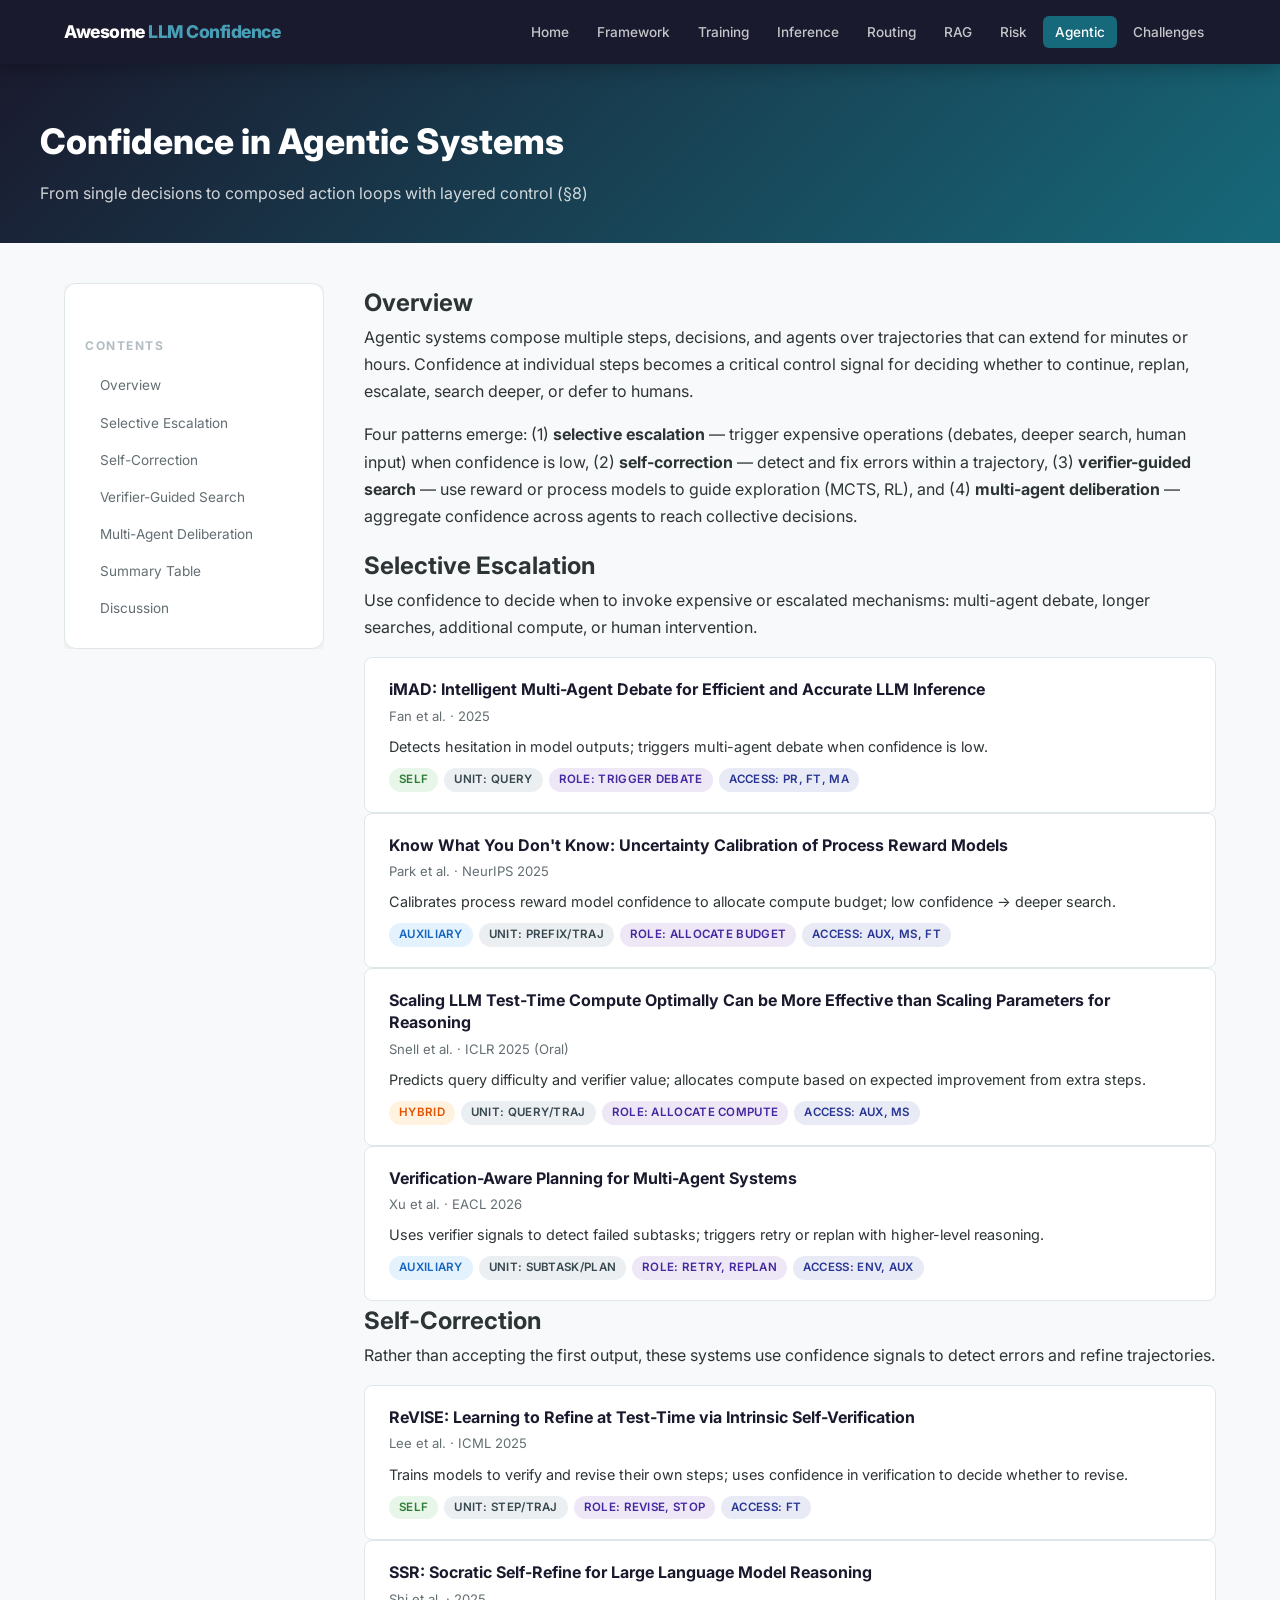
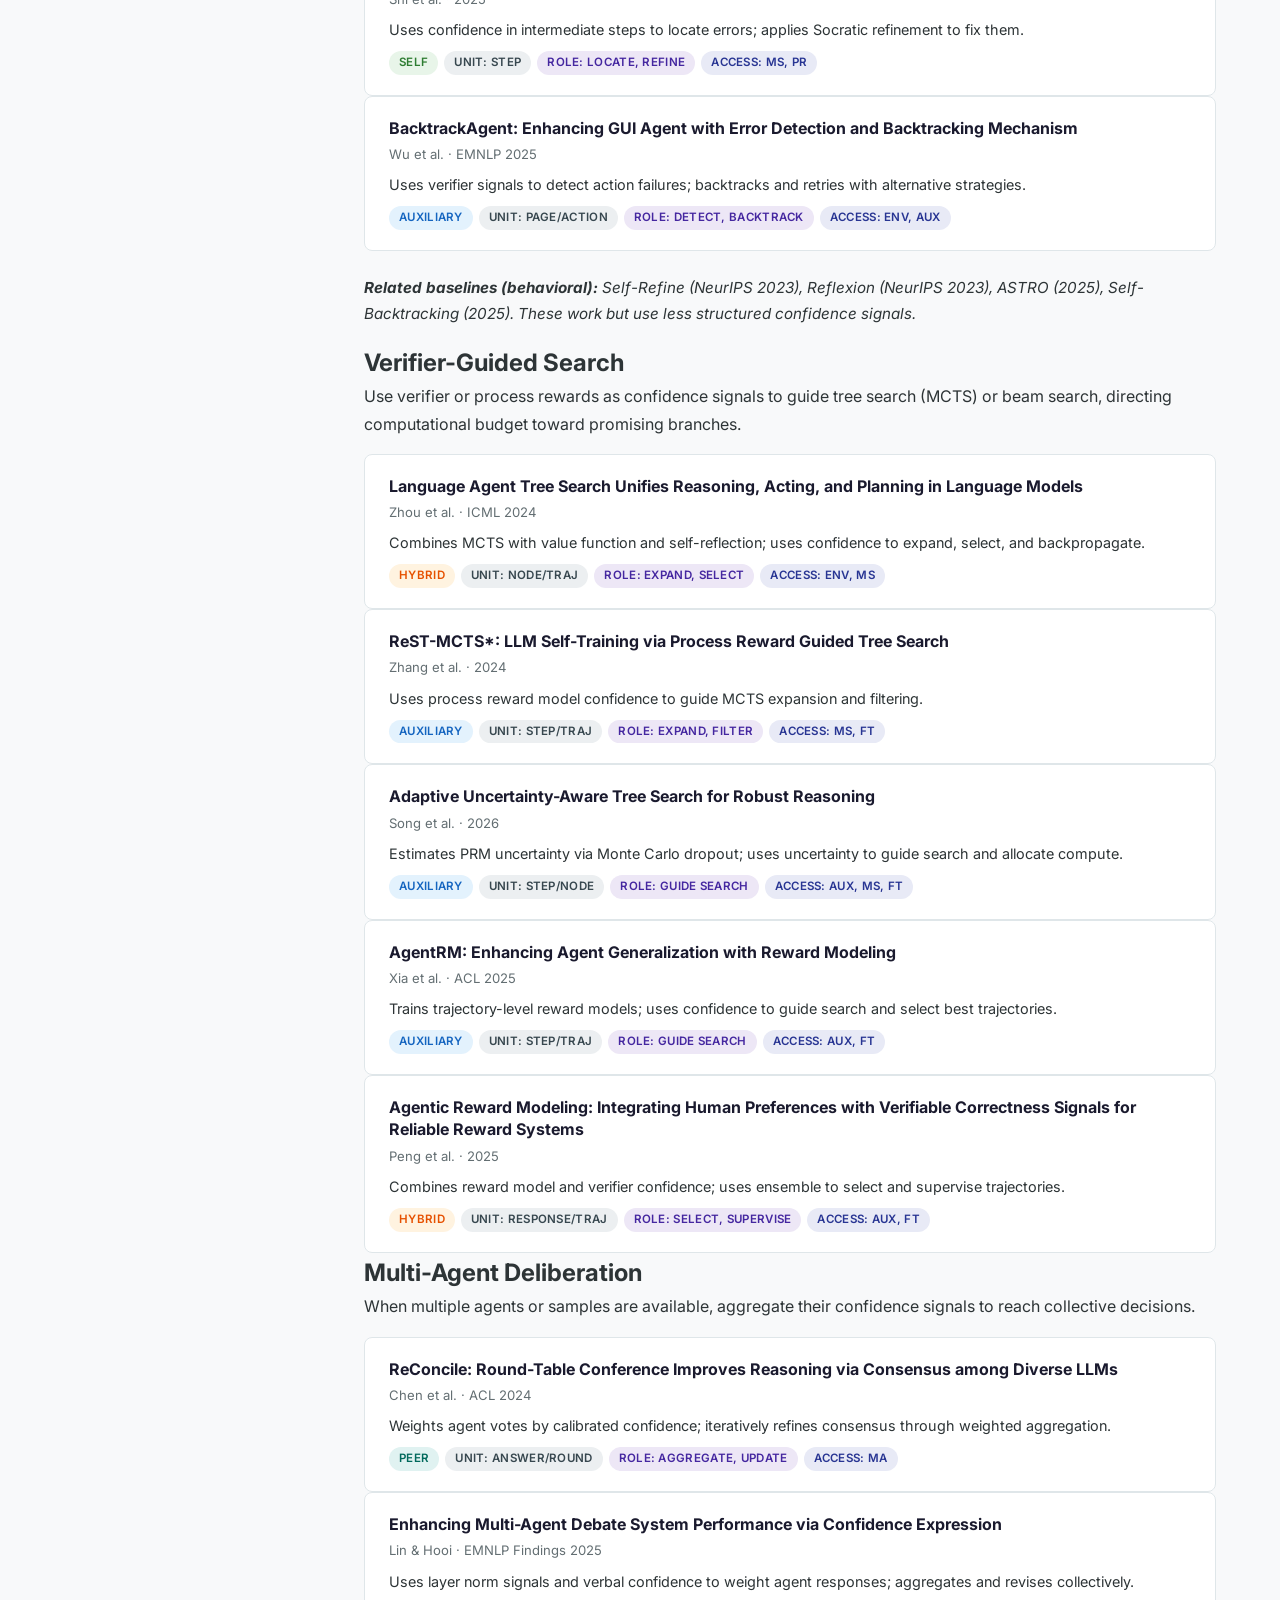
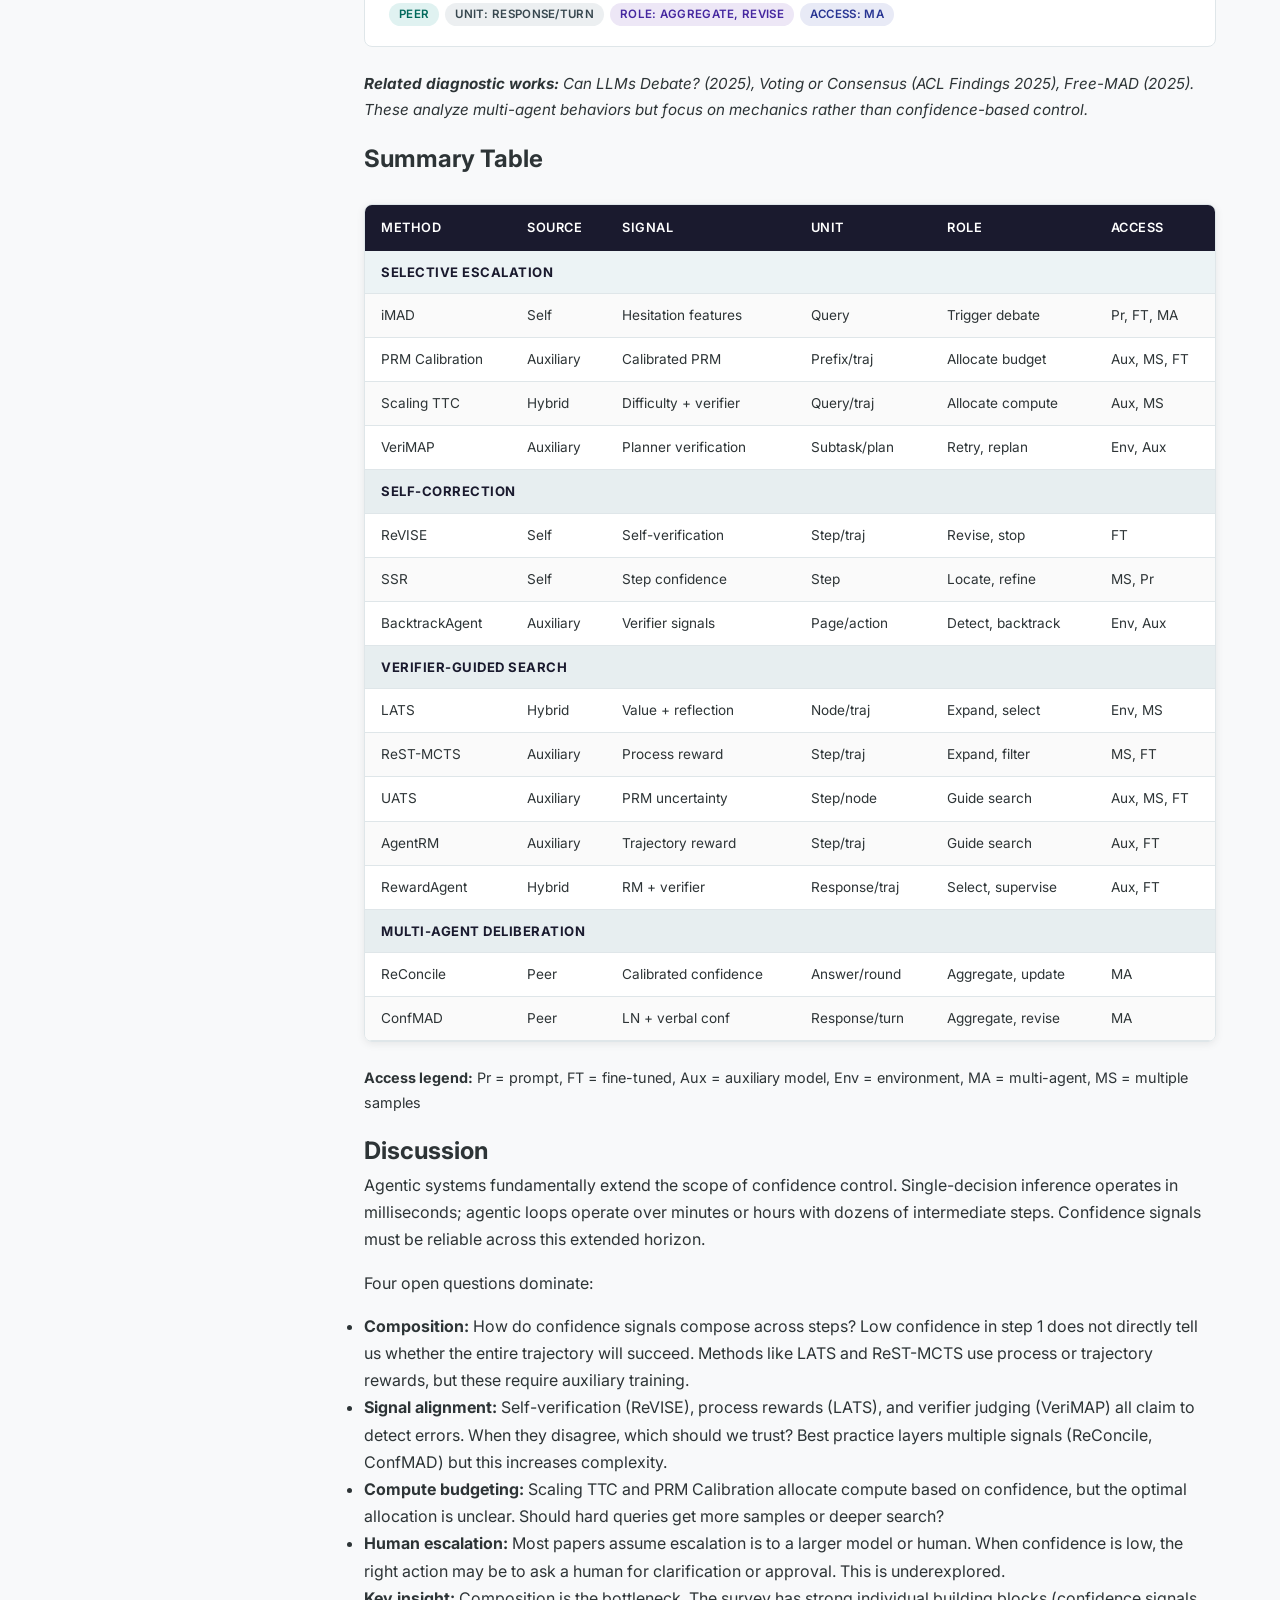
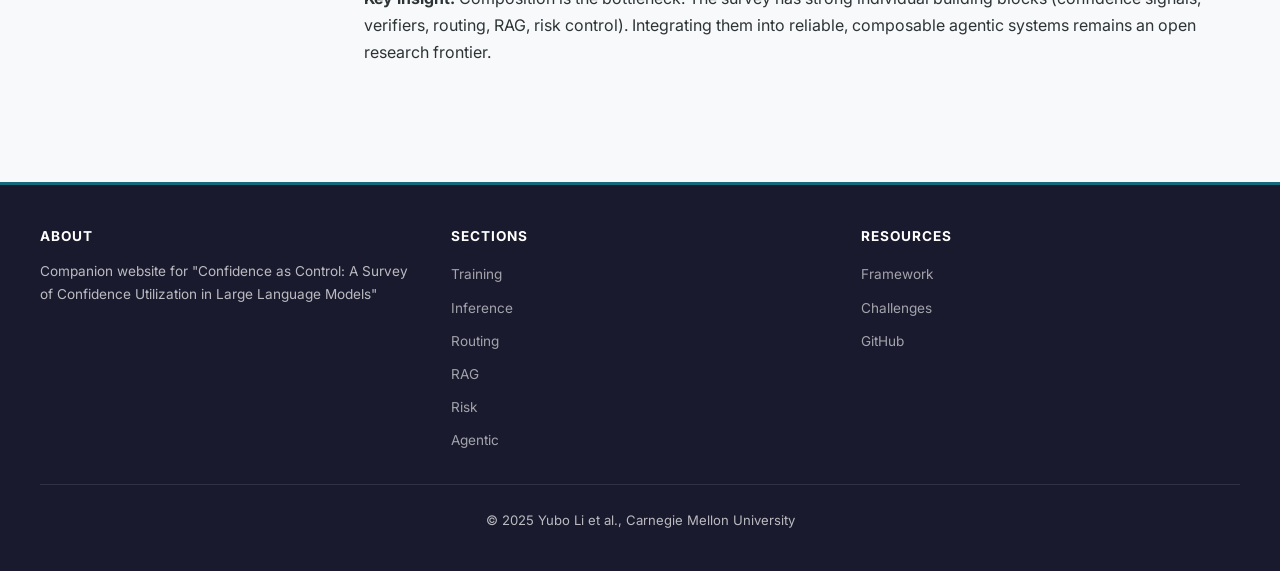
<file: pages/agentic.html>
<!DOCTYPE html>
<html lang="en">
<head>
  <meta charset="UTF-8">
  <meta name="viewport" content="width=device-width, initial-scale=1.0">
  <title>Confidence in Agentic Systems | Awesome LLM Confidence</title>
  <link rel="stylesheet" href="../assets/css/style.css">
</head>
<body>
  <header class="header">
    <div class="header-inner">
      <a href="../index.html" class="logo">Awesome <span>LLM Confidence</span></a>
      <input type="checkbox" id="nav-toggle" class="nav-toggle">
      <label for="nav-toggle" class="nav-toggle-label"><span></span></label>
      <ul class="nav-links">
        <li><a href="../index.html">Home</a></li>
        <li><a href="framework.html">Framework</a></li>
        <li><a href="training.html">Training</a></li>
        <li><a href="inference.html">Inference</a></li>
        <li><a href="routing.html">Routing</a></li>
        <li><a href="rag.html">RAG</a></li>
        <li><a href="risk.html">Risk</a></li>
        <li><a href="agentic.html" class="active">Agentic</a></li>
        <li><a href="challenges.html">Challenges</a></li>
      </ul>
    </div>
  </header>

  <div class="page-hero">
    <h1>Confidence in Agentic Systems</h1>
    <p>From single decisions to composed action loops with layered control (§8)</p>
  </div>

  <div class="page-layout">
    <aside class="sidebar">
      <nav class="toc">
        <h3>Contents</h3>
        <ul>
          <li><a href="#overview">Overview</a></li>
          <li><a href="#selective-escalation">Selective Escalation</a></li>
          <li><a href="#self-correction">Self-Correction</a></li>
          <li><a href="#verifier-guided">Verifier-Guided Search</a></li>
          <li><a href="#multi-agent">Multi-Agent Deliberation</a></li>
          <li><a href="#summary-table">Summary Table</a></li>
          <li><a href="#discussion">Discussion</a></li>
        </ul>
      </nav>
    </aside>

    <main>
      <section id="overview">
        <h2>Overview</h2>
        <p>
          Agentic systems compose multiple steps, decisions, and agents over trajectories that can extend for minutes or hours. 
          Confidence at individual steps becomes a critical control signal for deciding whether to continue, replan, escalate, 
          search deeper, or defer to humans.
        </p>
        <p>
          Four patterns emerge: (1) <strong>selective escalation</strong> — trigger expensive operations (debates, deeper search, human input) 
          when confidence is low, (2) <strong>self-correction</strong> — detect and fix errors within a trajectory, (3) <strong>verifier-guided search</strong> 
          — use reward or process models to guide exploration (MCTS, RL), and (4) <strong>multi-agent deliberation</strong> — aggregate 
          confidence across agents to reach collective decisions.
        </p>
      </section>

      <section id="selective-escalation">
        <h2>Selective Escalation</h2>
        <p>
          Use confidence to decide when to invoke expensive or escalated mechanisms: multi-agent debate, longer searches, 
          additional compute, or human intervention.
        </p>

        <div class="paper-card">
          <div class="paper-title"><a href="#">iMAD: Intelligent Multi-Agent Debate for Efficient and Accurate LLM Inference</a></div>
          <div class="paper-meta">Fan et al. · 2025</div>
          <div class="paper-desc">Detects hesitation in model outputs; triggers multi-agent debate when confidence is low.</div>
          <div class="paper-tags">
            <span class="badge badge-self">Self</span>
            <span class="badge badge-unit">Unit: query</span>
            <span class="badge badge-role">Role: trigger debate</span>
            <span class="badge badge-access">Access: Pr, FT, MA</span>
          </div>
        </div>

        <div class="paper-card">
          <div class="paper-title"><a href="#">Know What You Don't Know: Uncertainty Calibration of Process Reward Models</a></div>
          <div class="paper-meta">Park et al. · NeurIPS 2025</div>
          <div class="paper-desc">Calibrates process reward model confidence to allocate compute budget; low confidence → deeper search.</div>
          <div class="paper-tags">
            <span class="badge badge-auxiliary">Auxiliary</span>
            <span class="badge badge-unit">Unit: prefix/traj</span>
            <span class="badge badge-role">Role: allocate budget</span>
            <span class="badge badge-access">Access: Aux, MS, FT</span>
          </div>
        </div>

        <div class="paper-card">
          <div class="paper-title"><a href="#">Scaling LLM Test-Time Compute Optimally Can be More Effective than Scaling Parameters for Reasoning</a></div>
          <div class="paper-meta">Snell et al. · ICLR 2025 (Oral)</div>
          <div class="paper-desc">Predicts query difficulty and verifier value; allocates compute based on expected improvement from extra steps.</div>
          <div class="paper-tags">
            <span class="badge badge-hybrid">Hybrid</span>
            <span class="badge badge-unit">Unit: query/traj</span>
            <span class="badge badge-role">Role: allocate compute</span>
            <span class="badge badge-access">Access: Aux, MS</span>
          </div>
        </div>

        <div class="paper-card">
          <div class="paper-title"><a href="#">Verification-Aware Planning for Multi-Agent Systems</a></div>
          <div class="paper-meta">Xu et al. · EACL 2026</div>
          <div class="paper-desc">Uses verifier signals to detect failed subtasks; triggers retry or replan with higher-level reasoning.</div>
          <div class="paper-tags">
            <span class="badge badge-auxiliary">Auxiliary</span>
            <span class="badge badge-unit">Unit: subtask/plan</span>
            <span class="badge badge-role">Role: retry, replan</span>
            <span class="badge badge-access">Access: Env, Aux</span>
          </div>
        </div>
      </section>

      <section id="self-correction">
        <h2>Self-Correction</h2>
        <p>
          Rather than accepting the first output, these systems use confidence signals to detect errors and refine trajectories.
        </p>

        <div class="paper-card">
          <div class="paper-title"><a href="#">ReVISE: Learning to Refine at Test-Time via Intrinsic Self-Verification</a></div>
          <div class="paper-meta">Lee et al. · ICML 2025</div>
          <div class="paper-desc">Trains models to verify and revise their own steps; uses confidence in verification to decide whether to revise.</div>
          <div class="paper-tags">
            <span class="badge badge-self">Self</span>
            <span class="badge badge-unit">Unit: step/traj</span>
            <span class="badge badge-role">Role: revise, stop</span>
            <span class="badge badge-access">Access: FT</span>
          </div>
        </div>

        <div class="paper-card">
          <div class="paper-title"><a href="#">SSR: Socratic Self-Refine for Large Language Model Reasoning</a></div>
          <div class="paper-meta">Shi et al. · 2025</div>
          <div class="paper-desc">Uses confidence in intermediate steps to locate errors; applies Socratic refinement to fix them.</div>
          <div class="paper-tags">
            <span class="badge badge-self">Self</span>
            <span class="badge badge-unit">Unit: step</span>
            <span class="badge badge-role">Role: locate, refine</span>
            <span class="badge badge-access">Access: MS, Pr</span>
          </div>
        </div>

        <div class="paper-card">
          <div class="paper-title"><a href="#">BacktrackAgent: Enhancing GUI Agent with Error Detection and Backtracking Mechanism</a></div>
          <div class="paper-meta">Wu et al. · EMNLP 2025</div>
          <div class="paper-desc">Uses verifier signals to detect action failures; backtracks and retries with alternative strategies.</div>
          <div class="paper-tags">
            <span class="badge badge-auxiliary">Auxiliary</span>
            <span class="badge badge-unit">Unit: page/action</span>
            <span class="badge badge-role">Role: detect, backtrack</span>
            <span class="badge badge-access">Access: Env, Aux</span>
          </div>
        </div>

        <p style="margin-top: 1.5rem; font-style: italic; font-size: 0.95rem;">
          <strong>Related baselines (behavioral):</strong> Self-Refine (NeurIPS 2023), Reflexion (NeurIPS 2023), 
          ASTRO (2025), Self-Backtracking (2025). These work but use less structured confidence signals.
        </p>
      </section>

      <section id="verifier-guided">
        <h2>Verifier-Guided Search</h2>
        <p>
          Use verifier or process rewards as confidence signals to guide tree search (MCTS) or beam search, directing 
          computational budget toward promising branches.
        </p>

        <div class="paper-card">
          <div class="paper-title"><a href="#">Language Agent Tree Search Unifies Reasoning, Acting, and Planning in Language Models</a></div>
          <div class="paper-meta">Zhou et al. · ICML 2024</div>
          <div class="paper-desc">Combines MCTS with value function and self-reflection; uses confidence to expand, select, and backpropagate.</div>
          <div class="paper-tags">
            <span class="badge badge-hybrid">Hybrid</span>
            <span class="badge badge-unit">Unit: node/traj</span>
            <span class="badge badge-role">Role: expand, select</span>
            <span class="badge badge-access">Access: Env, MS</span>
          </div>
        </div>

        <div class="paper-card">
          <div class="paper-title"><a href="#">ReST-MCTS*: LLM Self-Training via Process Reward Guided Tree Search</a></div>
          <div class="paper-meta">Zhang et al. · 2024</div>
          <div class="paper-desc">Uses process reward model confidence to guide MCTS expansion and filtering.</div>
          <div class="paper-tags">
            <span class="badge badge-auxiliary">Auxiliary</span>
            <span class="badge badge-unit">Unit: step/traj</span>
            <span class="badge badge-role">Role: expand, filter</span>
            <span class="badge badge-access">Access: MS, FT</span>
          </div>
        </div>

        <div class="paper-card">
          <div class="paper-title"><a href="#">Adaptive Uncertainty-Aware Tree Search for Robust Reasoning</a></div>
          <div class="paper-meta">Song et al. · 2026</div>
          <div class="paper-desc">Estimates PRM uncertainty via Monte Carlo dropout; uses uncertainty to guide search and allocate compute.</div>
          <div class="paper-tags">
            <span class="badge badge-auxiliary">Auxiliary</span>
            <span class="badge badge-unit">Unit: step/node</span>
            <span class="badge badge-role">Role: guide search</span>
            <span class="badge badge-access">Access: Aux, MS, FT</span>
          </div>
        </div>

        <div class="paper-card">
          <div class="paper-title"><a href="#">AgentRM: Enhancing Agent Generalization with Reward Modeling</a></div>
          <div class="paper-meta">Xia et al. · ACL 2025</div>
          <div class="paper-desc">Trains trajectory-level reward models; uses confidence to guide search and select best trajectories.</div>
          <div class="paper-tags">
            <span class="badge badge-auxiliary">Auxiliary</span>
            <span class="badge badge-unit">Unit: step/traj</span>
            <span class="badge badge-role">Role: guide search</span>
            <span class="badge badge-access">Access: Aux, FT</span>
          </div>
        </div>

        <div class="paper-card">
          <div class="paper-title"><a href="#">Agentic Reward Modeling: Integrating Human Preferences with Verifiable Correctness Signals for Reliable Reward Systems</a></div>
          <div class="paper-meta">Peng et al. · 2025</div>
          <div class="paper-desc">Combines reward model and verifier confidence; uses ensemble to select and supervise trajectories.</div>
          <div class="paper-tags">
            <span class="badge badge-hybrid">Hybrid</span>
            <span class="badge badge-unit">Unit: response/traj</span>
            <span class="badge badge-role">Role: select, supervise</span>
            <span class="badge badge-access">Access: Aux, FT</span>
          </div>
        </div>
      </section>

      <section id="multi-agent">
        <h2>Multi-Agent Deliberation</h2>
        <p>
          When multiple agents or samples are available, aggregate their confidence signals to reach collective decisions.
        </p>

        <div class="paper-card">
          <div class="paper-title"><a href="#">ReConcile: Round-Table Conference Improves Reasoning via Consensus among Diverse LLMs</a></div>
          <div class="paper-meta">Chen et al. · ACL 2024</div>
          <div class="paper-desc">Weights agent votes by calibrated confidence; iteratively refines consensus through weighted aggregation.</div>
          <div class="paper-tags">
            <span class="badge badge-peer">Peer</span>
            <span class="badge badge-unit">Unit: answer/round</span>
            <span class="badge badge-role">Role: aggregate, update</span>
            <span class="badge badge-access">Access: MA</span>
          </div>
        </div>

        <div class="paper-card">
          <div class="paper-title"><a href="#">Enhancing Multi-Agent Debate System Performance via Confidence Expression</a></div>
          <div class="paper-meta">Lin & Hooi · EMNLP Findings 2025</div>
          <div class="paper-desc">Uses layer norm signals and verbal confidence to weight agent responses; aggregates and revises collectively.</div>
          <div class="paper-tags">
            <span class="badge badge-peer">Peer</span>
            <span class="badge badge-unit">Unit: response/turn</span>
            <span class="badge badge-role">Role: aggregate, revise</span>
            <span class="badge badge-access">Access: MA</span>
          </div>
        </div>

        <p style="margin-top: 1.5rem; font-style: italic; font-size: 0.95rem;">
          <strong>Related diagnostic works:</strong> Can LLMs Debate? (2025), Voting or Consensus (ACL Findings 2025), 
          Free-MAD (2025). These analyze multi-agent behaviors but focus on mechanics rather than confidence-based control.
        </p>
      </section>

      <section id="summary-table">
        <h2>Summary Table</h2>
        <div class="table-container">
          <table>
            <thead>
              <tr>
                <th>Method</th>
                <th>Source</th>
                <th>Signal</th>
                <th>Unit</th>
                <th>Role</th>
                <th>Access</th>
              </tr>
            </thead>
            <tbody>
              <tr class="table-group-header">
                <td colspan="6">Selective Escalation</td>
              </tr>
              <tr>
                <td>iMAD</td>
                <td>Self</td>
                <td>Hesitation features</td>
                <td>Query</td>
                <td>Trigger debate</td>
                <td>Pr, FT, MA</td>
              </tr>
              <tr>
                <td>PRM Calibration</td>
                <td>Auxiliary</td>
                <td>Calibrated PRM</td>
                <td>Prefix/traj</td>
                <td>Allocate budget</td>
                <td>Aux, MS, FT</td>
              </tr>
              <tr>
                <td>Scaling TTC</td>
                <td>Hybrid</td>
                <td>Difficulty + verifier</td>
                <td>Query/traj</td>
                <td>Allocate compute</td>
                <td>Aux, MS</td>
              </tr>
              <tr>
                <td>VeriMAP</td>
                <td>Auxiliary</td>
                <td>Planner verification</td>
                <td>Subtask/plan</td>
                <td>Retry, replan</td>
                <td>Env, Aux</td>
              </tr>

              <tr class="table-group-header">
                <td colspan="6">Self-Correction</td>
              </tr>
              <tr>
                <td>ReVISE</td>
                <td>Self</td>
                <td>Self-verification</td>
                <td>Step/traj</td>
                <td>Revise, stop</td>
                <td>FT</td>
              </tr>
              <tr>
                <td>SSR</td>
                <td>Self</td>
                <td>Step confidence</td>
                <td>Step</td>
                <td>Locate, refine</td>
                <td>MS, Pr</td>
              </tr>
              <tr>
                <td>BacktrackAgent</td>
                <td>Auxiliary</td>
                <td>Verifier signals</td>
                <td>Page/action</td>
                <td>Detect, backtrack</td>
                <td>Env, Aux</td>
              </tr>

              <tr class="table-group-header">
                <td colspan="6">Verifier-Guided Search</td>
              </tr>
              <tr>
                <td>LATS</td>
                <td>Hybrid</td>
                <td>Value + reflection</td>
                <td>Node/traj</td>
                <td>Expand, select</td>
                <td>Env, MS</td>
              </tr>
              <tr>
                <td>ReST-MCTS</td>
                <td>Auxiliary</td>
                <td>Process reward</td>
                <td>Step/traj</td>
                <td>Expand, filter</td>
                <td>MS, FT</td>
              </tr>
              <tr>
                <td>UATS</td>
                <td>Auxiliary</td>
                <td>PRM uncertainty</td>
                <td>Step/node</td>
                <td>Guide search</td>
                <td>Aux, MS, FT</td>
              </tr>
              <tr>
                <td>AgentRM</td>
                <td>Auxiliary</td>
                <td>Trajectory reward</td>
                <td>Step/traj</td>
                <td>Guide search</td>
                <td>Aux, FT</td>
              </tr>
              <tr>
                <td>RewardAgent</td>
                <td>Hybrid</td>
                <td>RM + verifier</td>
                <td>Response/traj</td>
                <td>Select, supervise</td>
                <td>Aux, FT</td>
              </tr>

              <tr class="table-group-header">
                <td colspan="6">Multi-Agent Deliberation</td>
              </tr>
              <tr>
                <td>ReConcile</td>
                <td>Peer</td>
                <td>Calibrated confidence</td>
                <td>Answer/round</td>
                <td>Aggregate, update</td>
                <td>MA</td>
              </tr>
              <tr>
                <td>ConfMAD</td>
                <td>Peer</td>
                <td>LN + verbal conf</td>
                <td>Response/turn</td>
                <td>Aggregate, revise</td>
                <td>MA</td>
              </tr>
            </tbody>
          </table>
        </div>
        <p style="margin-top: 1rem; font-size: 0.9rem;">
          <strong>Access legend:</strong> Pr = prompt, FT = fine-tuned, Aux = auxiliary model, 
          Env = environment, MA = multi-agent, MS = multiple samples
        </p>
      </section>

      <section id="discussion">
        <h2>Discussion</h2>
        <p>
          Agentic systems fundamentally extend the scope of confidence control. Single-decision inference operates in 
          milliseconds; agentic loops operate over minutes or hours with dozens of intermediate steps. Confidence signals 
          must be reliable across this extended horizon.
        </p>
        <p>
          Four open questions dominate:
        </p>
        <ul>
          <li>
            <strong>Composition:</strong> How do confidence signals compose across steps? Low confidence in step 1 does not 
            directly tell us whether the entire trajectory will succeed. Methods like LATS and ReST-MCTS use process or 
            trajectory rewards, but these require auxiliary training.
          </li>
          <li>
            <strong>Signal alignment:</strong> Self-verification (ReVISE), process rewards (LATS), and verifier judging 
            (VeriMAP) all claim to detect errors. When they disagree, which should we trust? Best practice layers multiple 
            signals (ReConcile, ConfMAD) but this increases complexity.
          </li>
          <li>
            <strong>Compute budgeting:</strong> Scaling TTC and PRM Calibration allocate compute based on confidence, but 
            the optimal allocation is unclear. Should hard queries get more samples or deeper search?
          </li>
          <li>
            <strong>Human escalation:</strong> Most papers assume escalation is to a larger model or human. When confidence 
            is low, the right action may be to ask a human for clarification or approval. This is underexplored.
          </li>
        </ul>
        <p>
          <strong>Key insight:</strong> Composition is the bottleneck. The survey has strong individual building blocks 
          (confidence signals, verifiers, routing, RAG, risk control). Integrating them into reliable, composable agentic 
          systems remains an open research frontier.
        </p>
      </section>

    </main>
  </div>

  <footer class="footer">
    <div class="footer-inner">
      <div><h4>About</h4><p style="font-size:0.85rem;">Companion website for "Confidence as Control: A Survey of Confidence Utilization in Large Language Models"</p></div>
      <div><h4>Sections</h4><ul>
        <li><a href="training.html">Training</a></li><li><a href="inference.html">Inference</a></li>
        <li><a href="routing.html">Routing</a></li><li><a href="rag.html">RAG</a></li>
        <li><a href="risk.html">Risk</a></li><li><a href="agentic.html">Agentic</a></li>
      </ul></div>
      <div><h4>Resources</h4><ul>
        <li><a href="framework.html">Framework</a></li><li><a href="challenges.html">Challenges</a></li>
        <li><a href="https://github.com/yubol-bobo/awesome-llm-confidence">GitHub</a></li>
      </ul></div>
    </div>
    <div class="footer-bottom"><p>&copy; 2025 Yubo Li et al., Carnegie Mellon University</p></div>
  </footer>
</body>
</html>
</file>
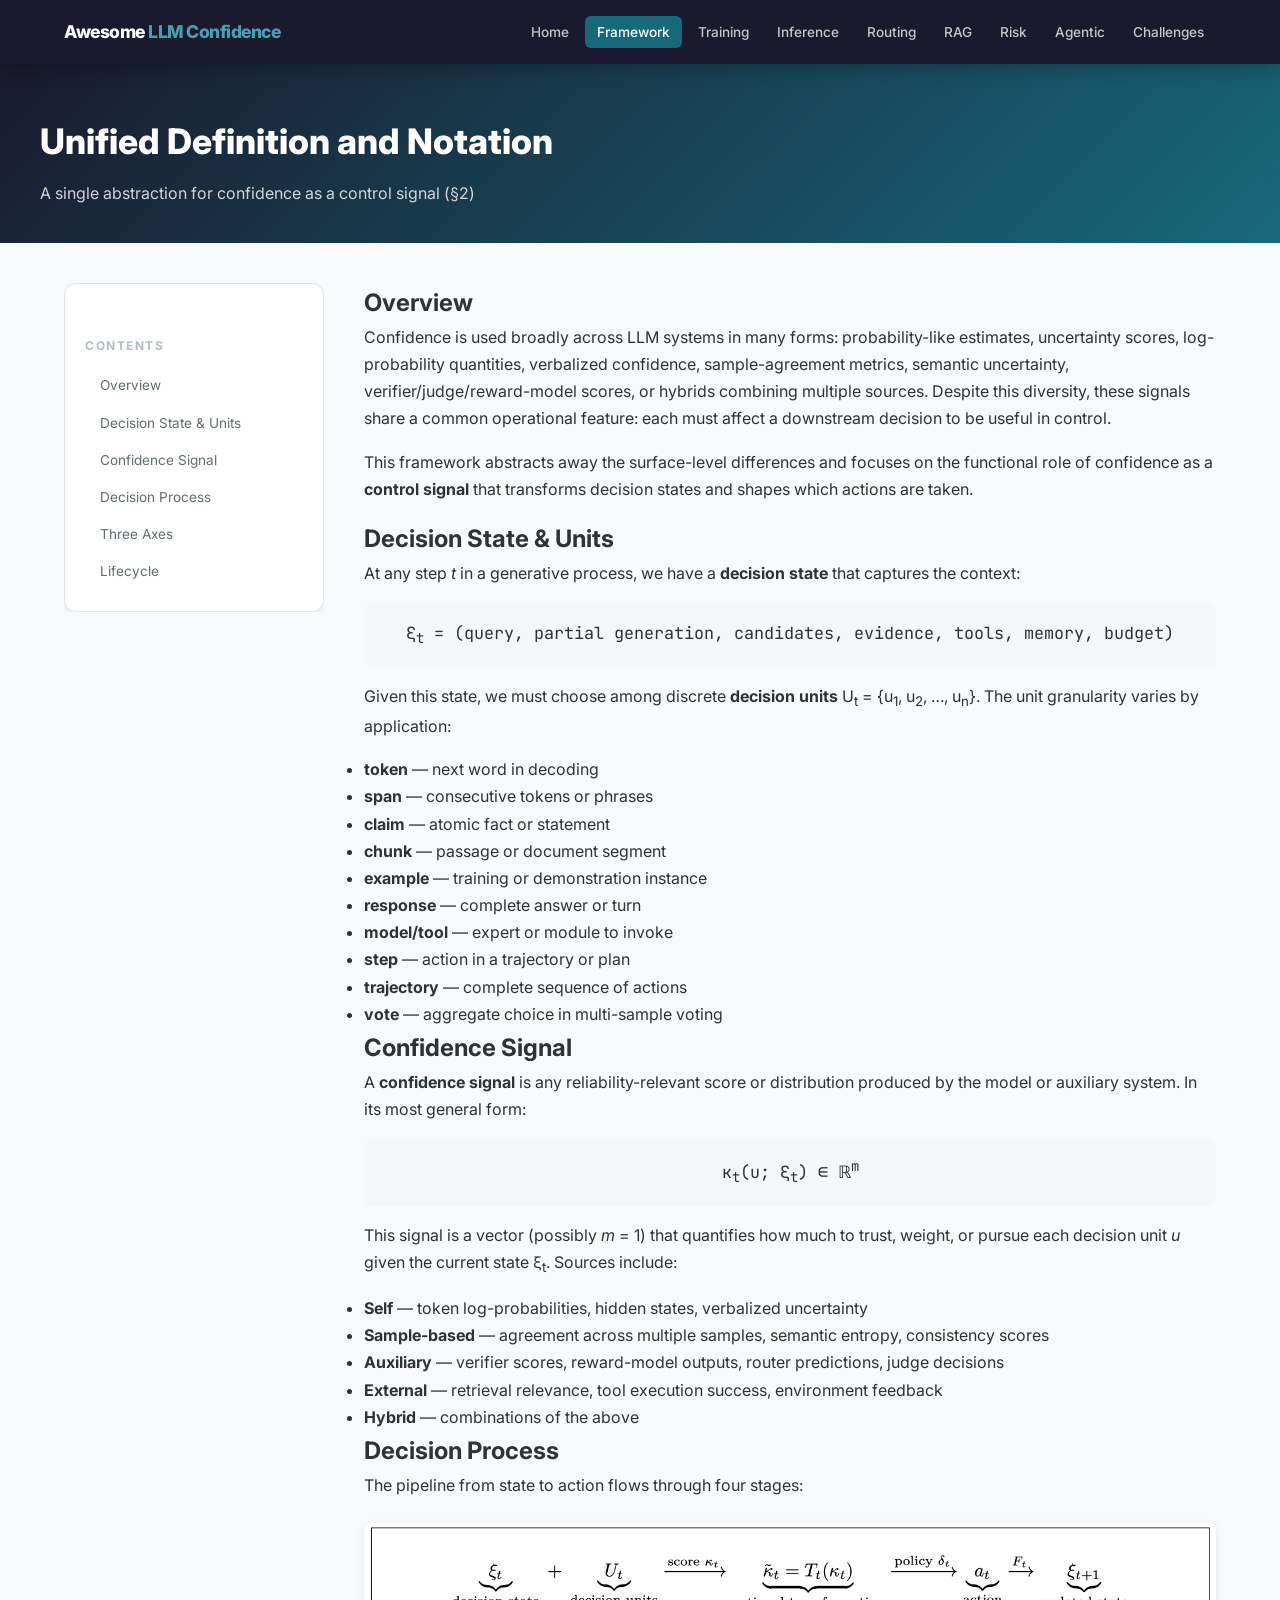
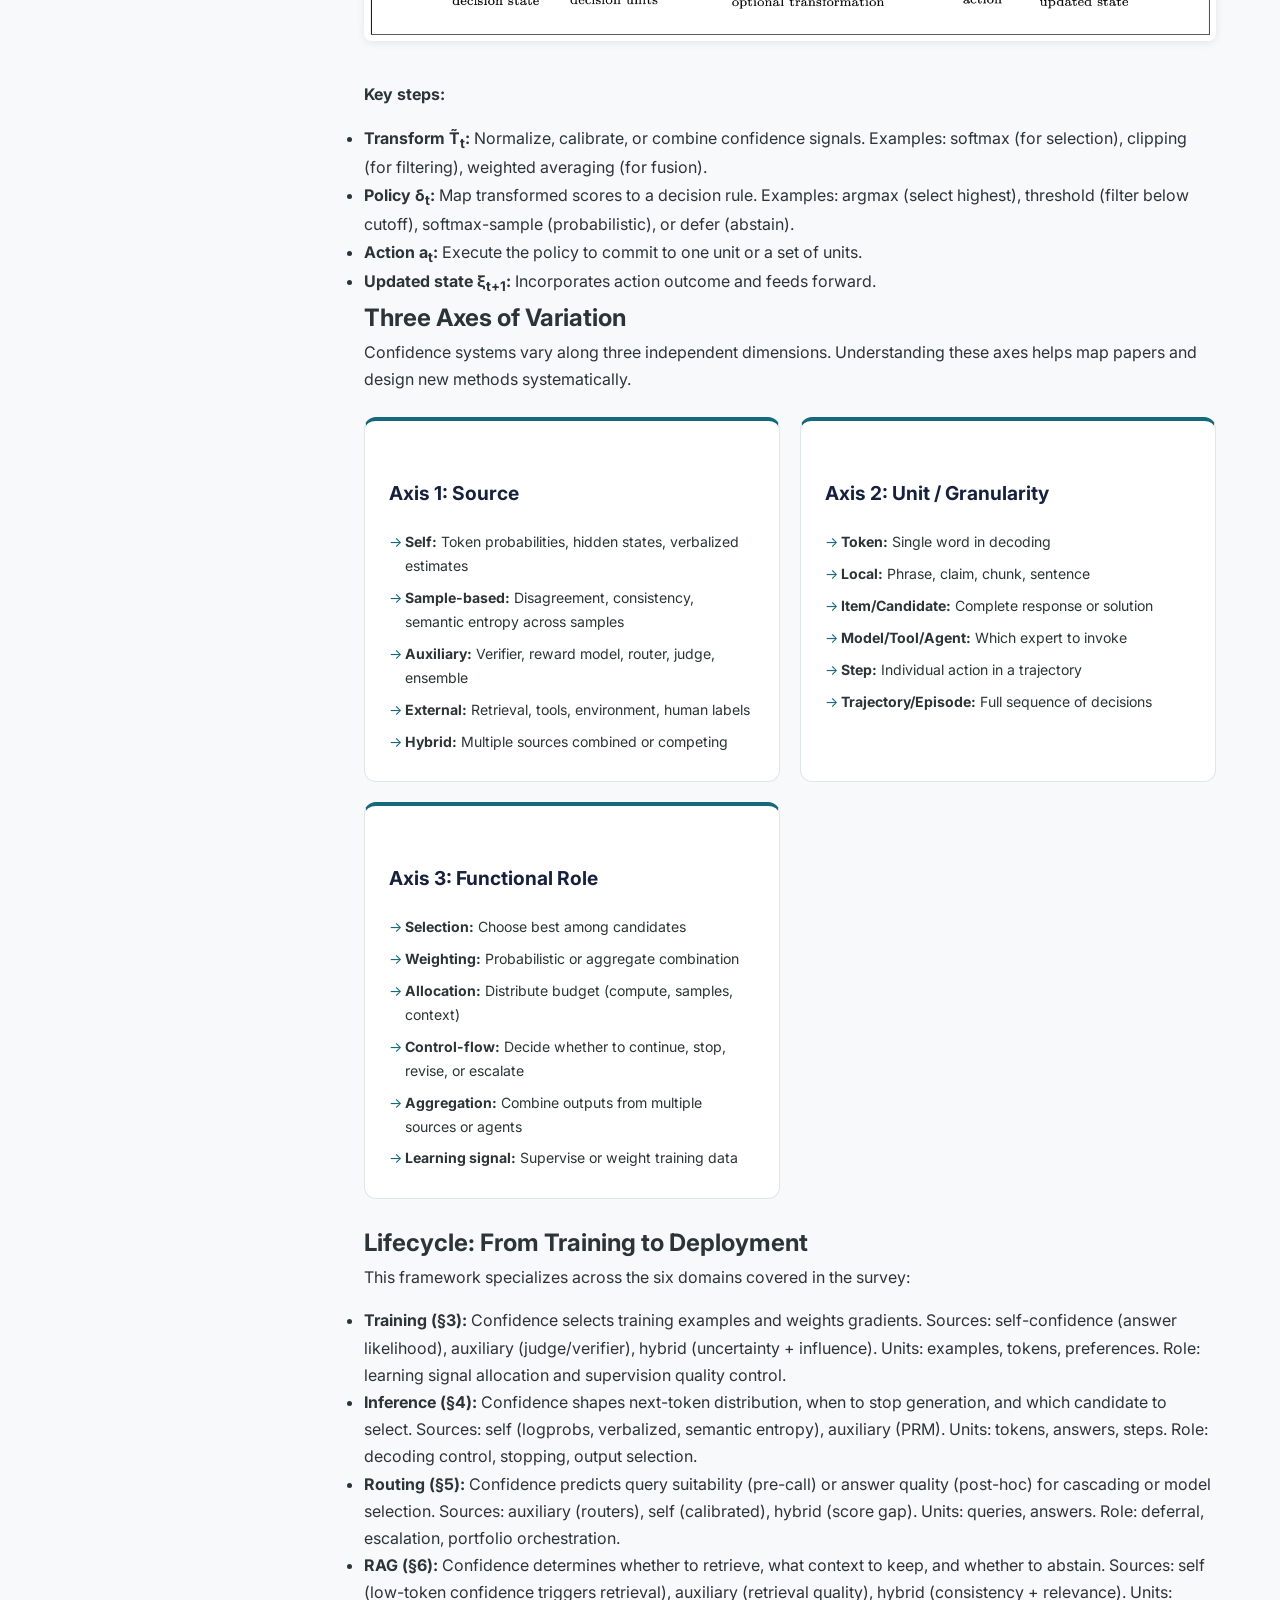
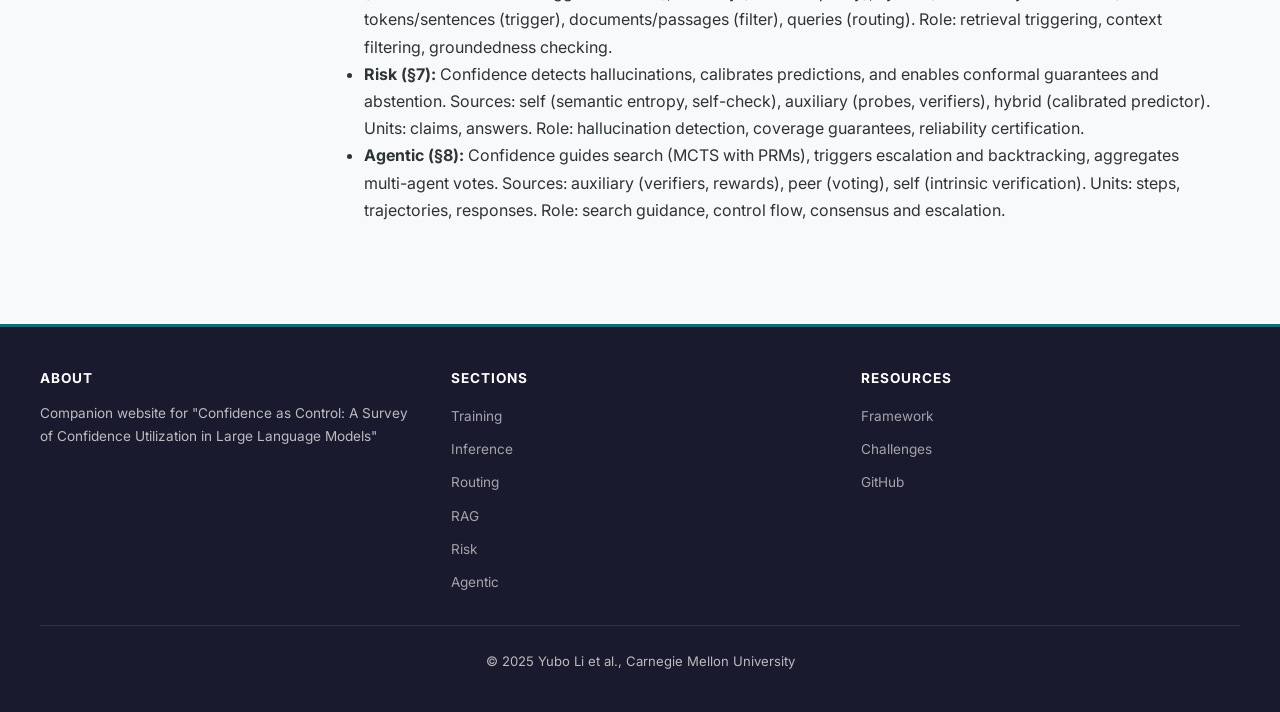
<file: pages/framework.html>
<!DOCTYPE html>
<html lang="en">
<head>
  <meta charset="UTF-8">
  <meta name="viewport" content="width=device-width, initial-scale=1.0">
  <title>Unified Definition and Notation | Awesome LLM Confidence</title>
  <link rel="stylesheet" href="../assets/css/style.css">
</head>
<body>
  <header class="header">
    <div class="header-inner">
      <a href="../index.html" class="logo">Awesome <span>LLM Confidence</span></a>
      <input type="checkbox" id="nav-toggle" class="nav-toggle">
      <label for="nav-toggle" class="nav-toggle-label"><span></span></label>
      <ul class="nav-links">
        <li><a href="../index.html">Home</a></li>
        <li><a href="framework.html" class="active">Framework</a></li>
        <li><a href="training.html">Training</a></li>
        <li><a href="inference.html">Inference</a></li>
        <li><a href="routing.html">Routing</a></li>
        <li><a href="rag.html">RAG</a></li>
        <li><a href="risk.html">Risk</a></li>
        <li><a href="agentic.html">Agentic</a></li>
        <li><a href="challenges.html">Challenges</a></li>
      </ul>
    </div>
  </header>

  <div class="page-hero">
    <h1>Unified Definition and Notation</h1>
    <p>A single abstraction for confidence as a control signal (§2)</p>
  </div>

  <div class="page-layout">
    <aside class="sidebar">
      <nav class="toc">
        <h3>Contents</h3>
        <ul>
          <li><a href="#overview">Overview</a></li>
          <li><a href="#decision-state">Decision State & Units</a></li>
          <li><a href="#confidence-signal">Confidence Signal</a></li>
          <li><a href="#decision-process">Decision Process</a></li>
          <li><a href="#three-axes">Three Axes</a></li>
          <li><a href="#lifecycle">Lifecycle</a></li>
        </ul>
      </nav>
    </aside>

    <main>
      <section id="overview">
        <h2>Overview</h2>
        <p>
          Confidence is used broadly across LLM systems in many forms: probability-like estimates, uncertainty scores, 
          log-probability quantities, verbalized confidence, sample-agreement metrics, semantic uncertainty, verifier/judge/reward-model scores, 
          or hybrids combining multiple sources. Despite this diversity, these signals share a common operational feature: 
          each must affect a downstream decision to be useful in control.
        </p>
        <p>
          This framework abstracts away the surface-level differences and focuses on the functional role of confidence as a 
          <strong>control signal</strong> that transforms decision states and shapes which actions are taken.
        </p>
      </section>

      <section id="decision-state">
        <h2>Decision State & Units</h2>
        <p>
          At any step <em>t</em> in a generative process, we have a <strong>decision state</strong> that captures the context:
        </p>
        <div class="math-block" style="background:#f4f6f8; border-radius:8px; padding:16px 24px; font-family:'JetBrains Mono',monospace; font-size:1.05rem; text-align:center; margin:1rem 0;">
          ξ<sub>t</sub> = (query, partial generation, candidates, evidence, tools, memory, budget)
        </div>
        <p>
          Given this state, we must choose among discrete <strong>decision units</strong> U<sub>t</sub> = {u<sub>1</sub>, u<sub>2</sub>, …, u<sub>n</sub>}.
          The unit granularity varies by application:
        </p>
        <ul>
          <li><strong>token</strong> — next word in decoding</li>
          <li><strong>span</strong> — consecutive tokens or phrases</li>
          <li><strong>claim</strong> — atomic fact or statement</li>
          <li><strong>chunk</strong> — passage or document segment</li>
          <li><strong>example</strong> — training or demonstration instance</li>
          <li><strong>response</strong> — complete answer or turn</li>
          <li><strong>model/tool</strong> — expert or module to invoke</li>
          <li><strong>step</strong> — action in a trajectory or plan</li>
          <li><strong>trajectory</strong> — complete sequence of actions</li>
          <li><strong>vote</strong> — aggregate choice in multi-sample voting</li>
        </ul>
      </section>

      <section id="confidence-signal">
        <h2>Confidence Signal</h2>
        <p>
          A <strong>confidence signal</strong> is any reliability-relevant score or distribution produced by the model or auxiliary system. 
          In its most general form:
        </p>
        <div class="math-block" style="background:#f4f6f8; border-radius:8px; padding:16px 24px; font-family:'JetBrains Mono',monospace; font-size:1.05rem; text-align:center; margin:1rem 0;">
          κ<sub>t</sub>(u; ξ<sub>t</sub>) ∈ ℝ<sup>m</sup>
        </div>
        <p>
          This signal is a vector (possibly <em>m</em> = 1) that quantifies how much to trust, weight, or pursue each decision unit <em>u</em>
          given the current state ξ<sub>t</sub>. Sources include:
        </p>
        <ul>
          <li><strong>Self</strong> — token log-probabilities, hidden states, verbalized uncertainty</li>
          <li><strong>Sample-based</strong> — agreement across multiple samples, semantic entropy, consistency scores</li>
          <li><strong>Auxiliary</strong> — verifier scores, reward-model outputs, router predictions, judge decisions</li>
          <li><strong>External</strong> — retrieval relevance, tool execution success, environment feedback</li>
          <li><strong>Hybrid</strong> — combinations of the above</li>
        </ul>
      </section>

      <section id="decision-process">
        <h2>Decision Process</h2>
        <p>
          The pipeline from state to action flows through four stages:
        </p>
        <figure class="figure" style="text-align:center; margin:1.5rem 0;">
          <img src="../assets/img/formula.png" alt="Decision process pipeline: decision state + decision units → score → optional transformation → policy → action → updated state" style="max-width:100%; height:auto;">
        </figure>
        <p style="margin-top: 2rem;">
          <strong>Key steps:</strong>
        </p>
        <ul>
          <li><strong>Transform T̃<sub>t</sub>:</strong> Normalize, calibrate, or combine confidence signals. Examples: softmax (for selection),
            clipping (for filtering), weighted averaging (for fusion).</li>
          <li><strong>Policy δ<sub>t</sub>:</strong> Map transformed scores to a decision rule. Examples: argmax (select highest), threshold
            (filter below cutoff), softmax-sample (probabilistic), or defer (abstain).</li>
          <li><strong>Action a<sub>t</sub>:</strong> Execute the policy to commit to one unit or a set of units.</li>
          <li><strong>Updated state ξ<sub>t+1</sub>:</strong> Incorporates action outcome and feeds forward.</li>
        </ul>
      </section>

      <section id="three-axes">
        <h2>Three Axes of Variation</h2>
        <p>
          Confidence systems vary along three independent dimensions. Understanding these axes helps map papers and 
          design new methods systematically.
        </p>

        <div class="axis-grid">
          <div class="axis-card">
            <h3>Axis 1: Source</h3>
            <ul>
              <li><strong>Self:</strong> Token probabilities, hidden states, verbalized estimates</li>
              <li><strong>Sample-based:</strong> Disagreement, consistency, semantic entropy across samples</li>
              <li><strong>Auxiliary:</strong> Verifier, reward model, router, judge, ensemble</li>
              <li><strong>External:</strong> Retrieval, tools, environment, human labels</li>
              <li><strong>Hybrid:</strong> Multiple sources combined or competing</li>
            </ul>
          </div>

          <div class="axis-card">
            <h3>Axis 2: Unit / Granularity</h3>
            <ul>
              <li><strong>Token:</strong> Single word in decoding</li>
              <li><strong>Local:</strong> Phrase, claim, chunk, sentence</li>
              <li><strong>Item/Candidate:</strong> Complete response or solution</li>
              <li><strong>Model/Tool/Agent:</strong> Which expert to invoke</li>
              <li><strong>Step:</strong> Individual action in a trajectory</li>
              <li><strong>Trajectory/Episode:</strong> Full sequence of decisions</li>
            </ul>
          </div>

          <div class="axis-card">
            <h3>Axis 3: Functional Role</h3>
            <ul>
              <li><strong>Selection:</strong> Choose best among candidates</li>
              <li><strong>Weighting:</strong> Probabilistic or aggregate combination</li>
              <li><strong>Allocation:</strong> Distribute budget (compute, samples, context)</li>
              <li><strong>Control-flow:</strong> Decide whether to continue, stop, revise, or escalate</li>
              <li><strong>Aggregation:</strong> Combine outputs from multiple sources or agents</li>
              <li><strong>Learning signal:</strong> Supervise or weight training data</li>
            </ul>
          </div>
        </div>
      </section>

      <section id="lifecycle">
        <h2>Lifecycle: From Training to Deployment</h2>
        <p>
          This framework specializes across the six domains covered in the survey:
        </p>
        <ul>
          <li>
            <strong>Training (§3):</strong> Confidence selects training examples and weights gradients. Sources: self-confidence 
            (answer likelihood), auxiliary (judge/verifier), hybrid (uncertainty + influence). Units: examples, tokens, preferences. 
            Role: learning signal allocation and supervision quality control.
          </li>
          <li>
            <strong>Inference (§4):</strong> Confidence shapes next-token distribution, when to stop generation, and which candidate 
            to select. Sources: self (logprobs, verbalized, semantic entropy), auxiliary (PRM). Units: tokens, answers, steps. 
            Role: decoding control, stopping, output selection.
          </li>
          <li>
            <strong>Routing (§5):</strong> Confidence predicts query suitability (pre-call) or answer quality (post-hoc) for cascading 
            or model selection. Sources: auxiliary (routers), self (calibrated), hybrid (score gap). Units: queries, answers. 
            Role: deferral, escalation, portfolio orchestration.
          </li>
          <li>
            <strong>RAG (§6):</strong> Confidence determines whether to retrieve, what context to keep, and whether to abstain. 
            Sources: self (low-token confidence triggers retrieval), auxiliary (retrieval quality), hybrid (consistency + relevance). 
            Units: tokens/sentences (trigger), documents/passages (filter), queries (routing). 
            Role: retrieval triggering, context filtering, groundedness checking.
          </li>
          <li>
            <strong>Risk (§7):</strong> Confidence detects hallucinations, calibrates predictions, and enables conformal guarantees 
            and abstention. Sources: self (semantic entropy, self-check), auxiliary (probes, verifiers), hybrid (calibrated predictor). 
            Units: claims, answers. Role: hallucination detection, coverage guarantees, reliability certification.
          </li>
          <li>
            <strong>Agentic (§8):</strong> Confidence guides search (MCTS with PRMs), triggers escalation and backtracking, aggregates 
            multi-agent votes. Sources: auxiliary (verifiers, rewards), peer (voting), self (intrinsic verification). 
            Units: steps, trajectories, responses. Role: search guidance, control flow, consensus and escalation.
          </li>
        </ul>
      </section>

    </main>
  </div>

  <footer class="footer">
    <div class="footer-inner">
      <div><h4>About</h4><p style="font-size:0.85rem;">Companion website for "Confidence as Control: A Survey of Confidence Utilization in Large Language Models"</p></div>
      <div><h4>Sections</h4><ul>
        <li><a href="training.html">Training</a></li><li><a href="inference.html">Inference</a></li>
        <li><a href="routing.html">Routing</a></li><li><a href="rag.html">RAG</a></li>
        <li><a href="risk.html">Risk</a></li><li><a href="agentic.html">Agentic</a></li>
      </ul></div>
      <div><h4>Resources</h4><ul>
        <li><a href="framework.html">Framework</a></li><li><a href="challenges.html">Challenges</a></li>
        <li><a href="https://github.com/yubol-bobo/awesome-llm-confidence">GitHub</a></li>
      </ul></div>
    </div>
    <div class="footer-bottom"><p>&copy; 2025 Yubo Li et al., Carnegie Mellon University</p></div>
  </footer>
</body>
</html>
</file>
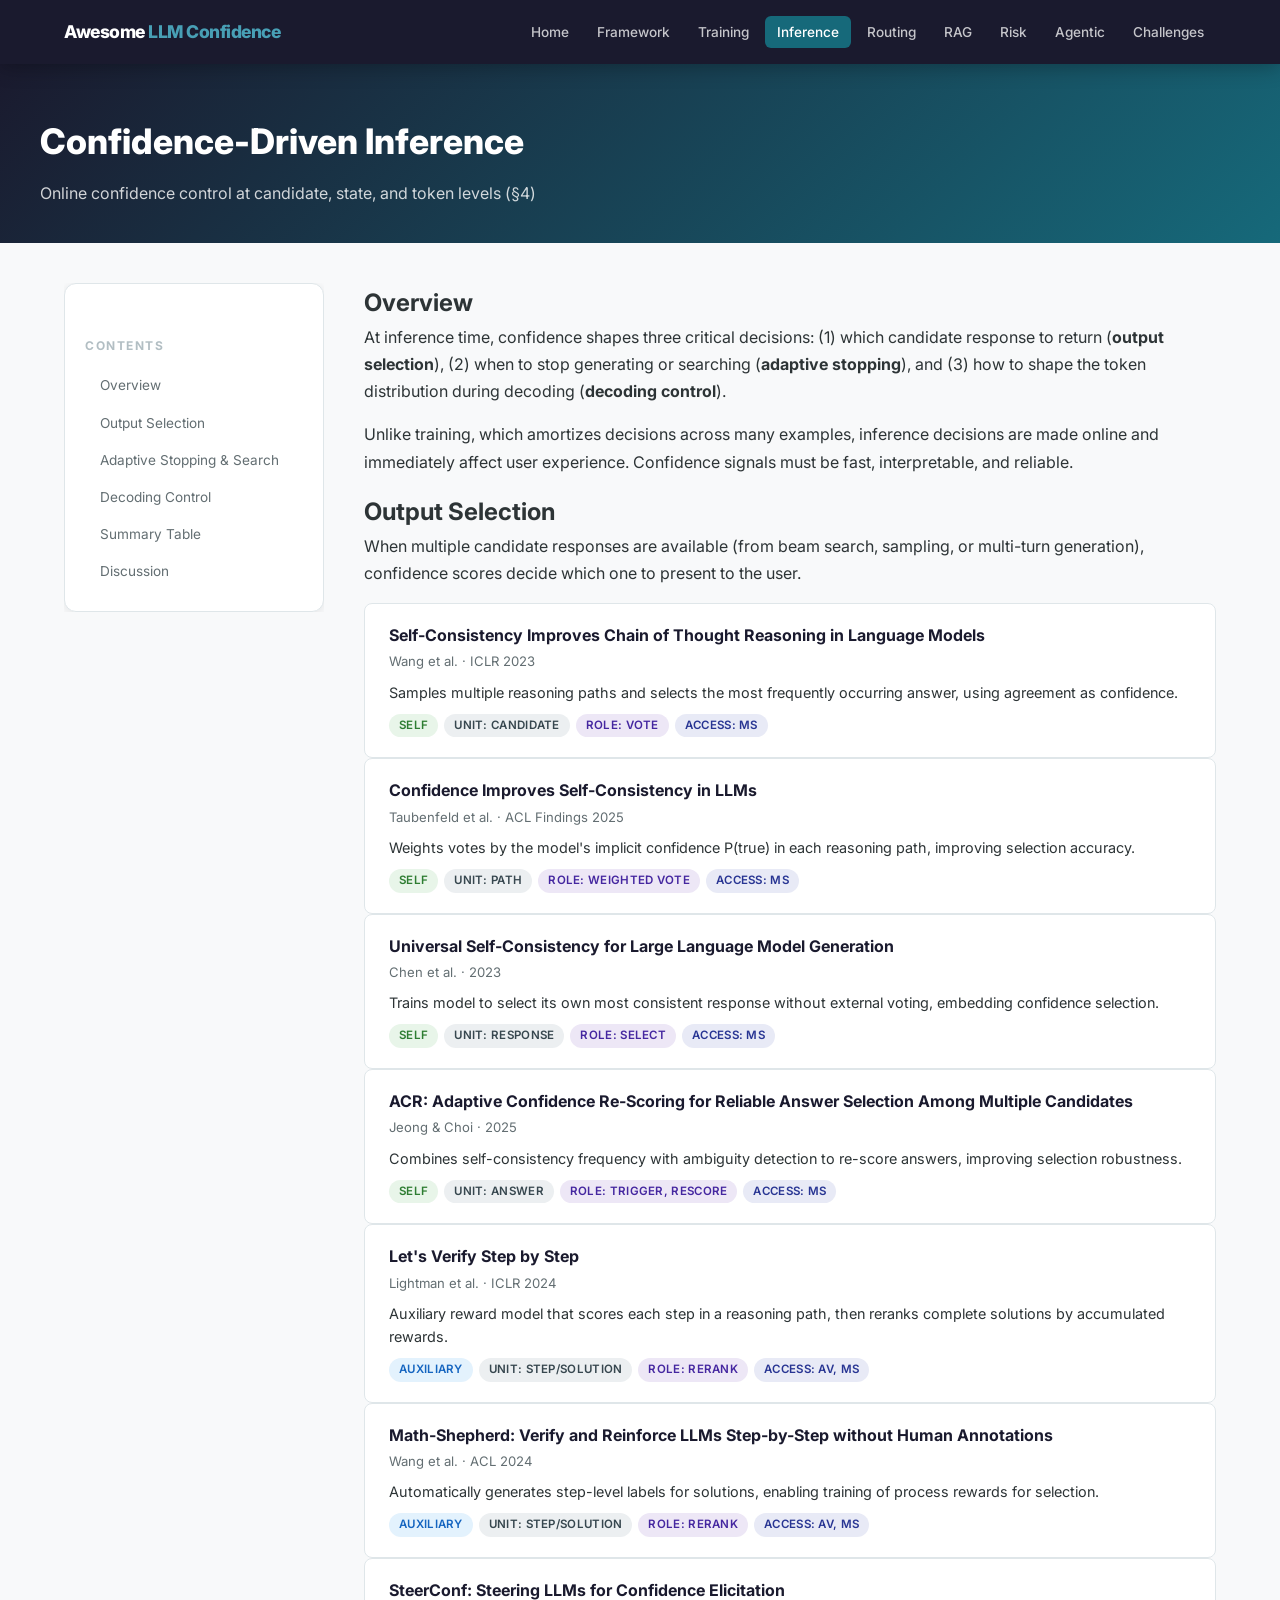
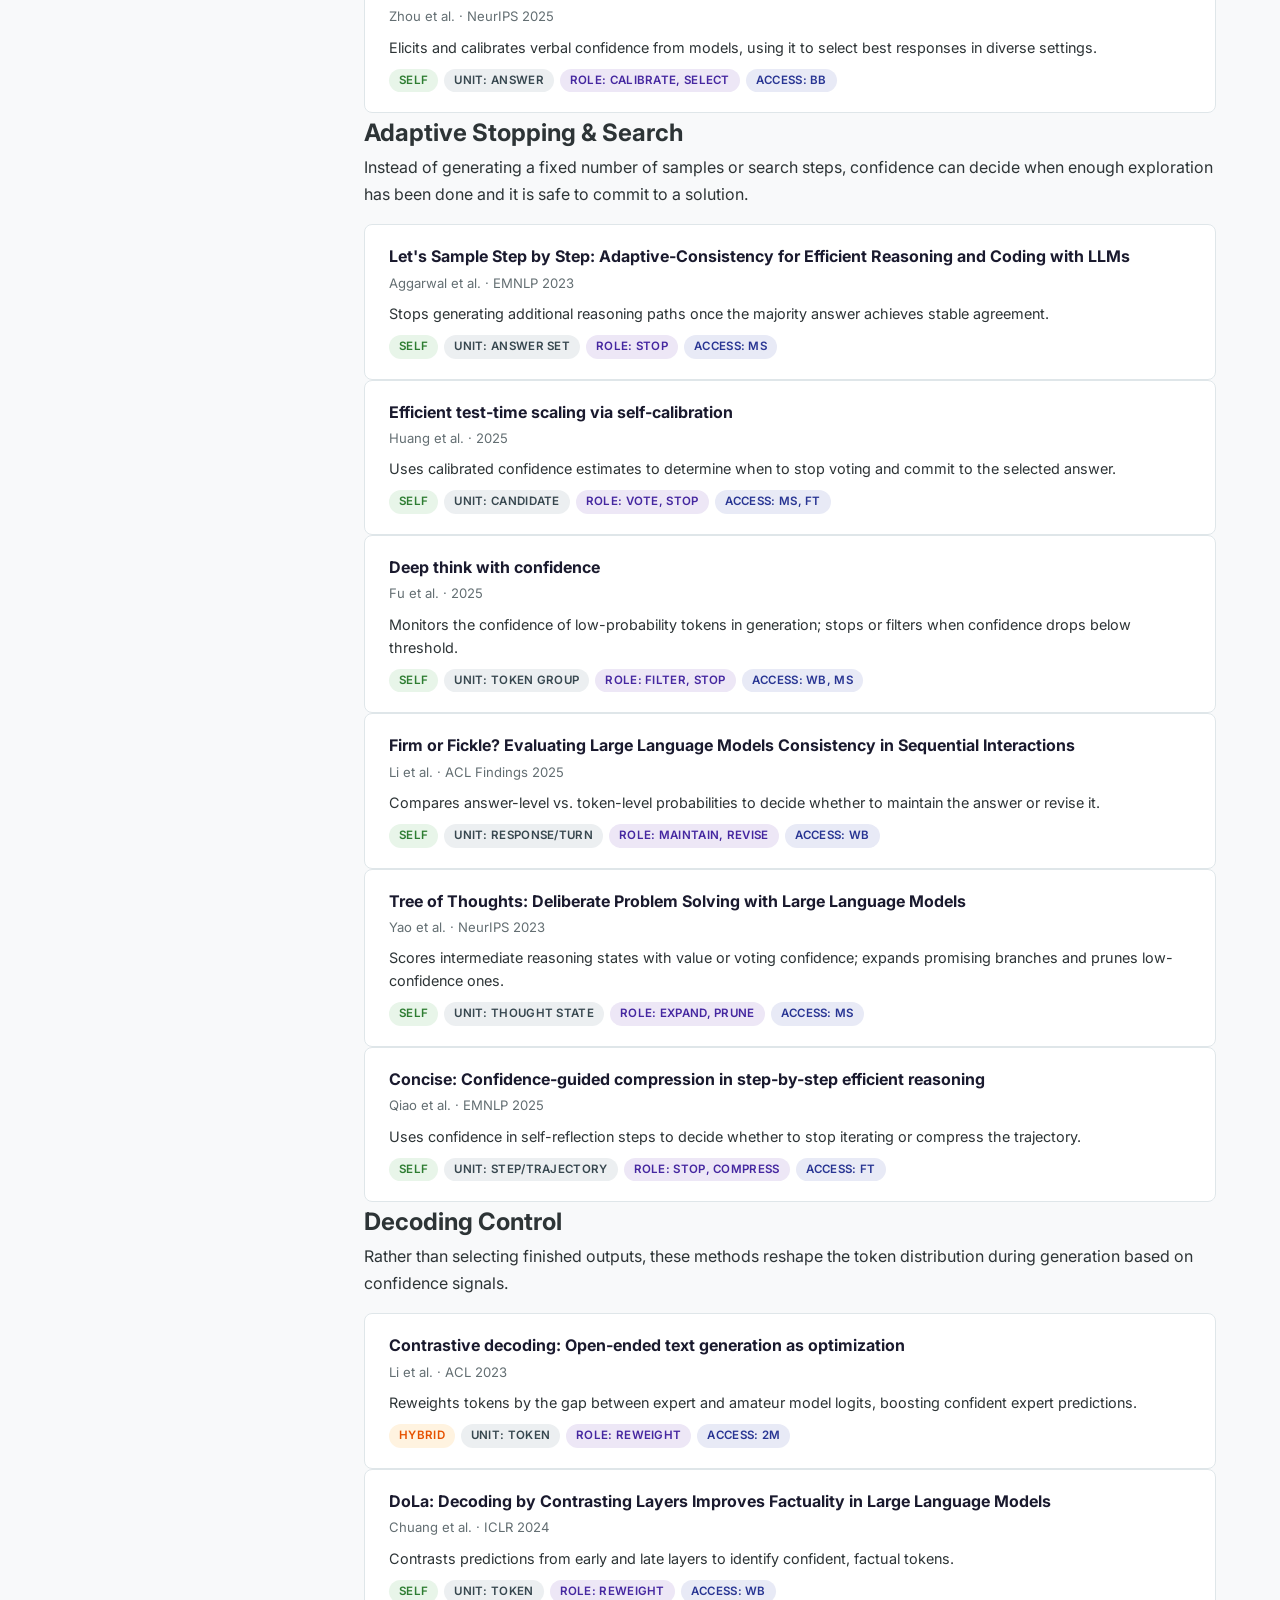
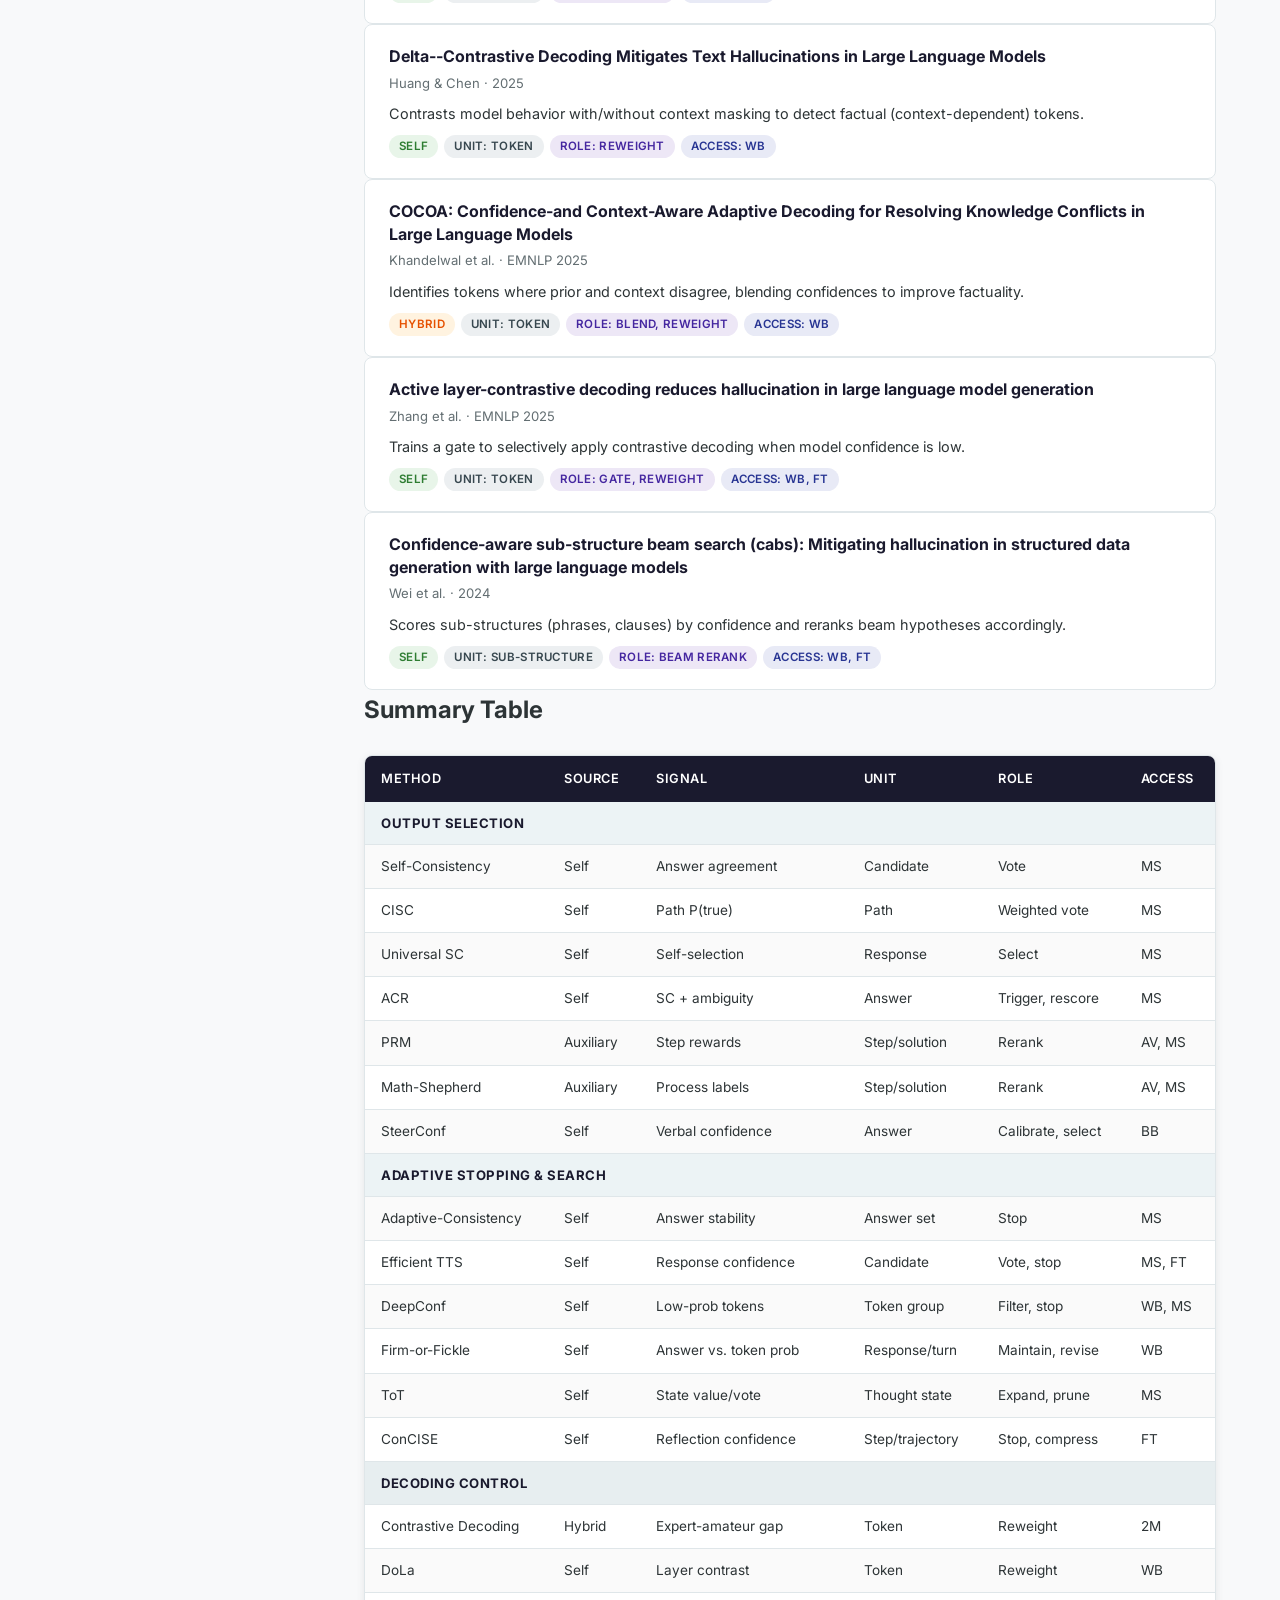
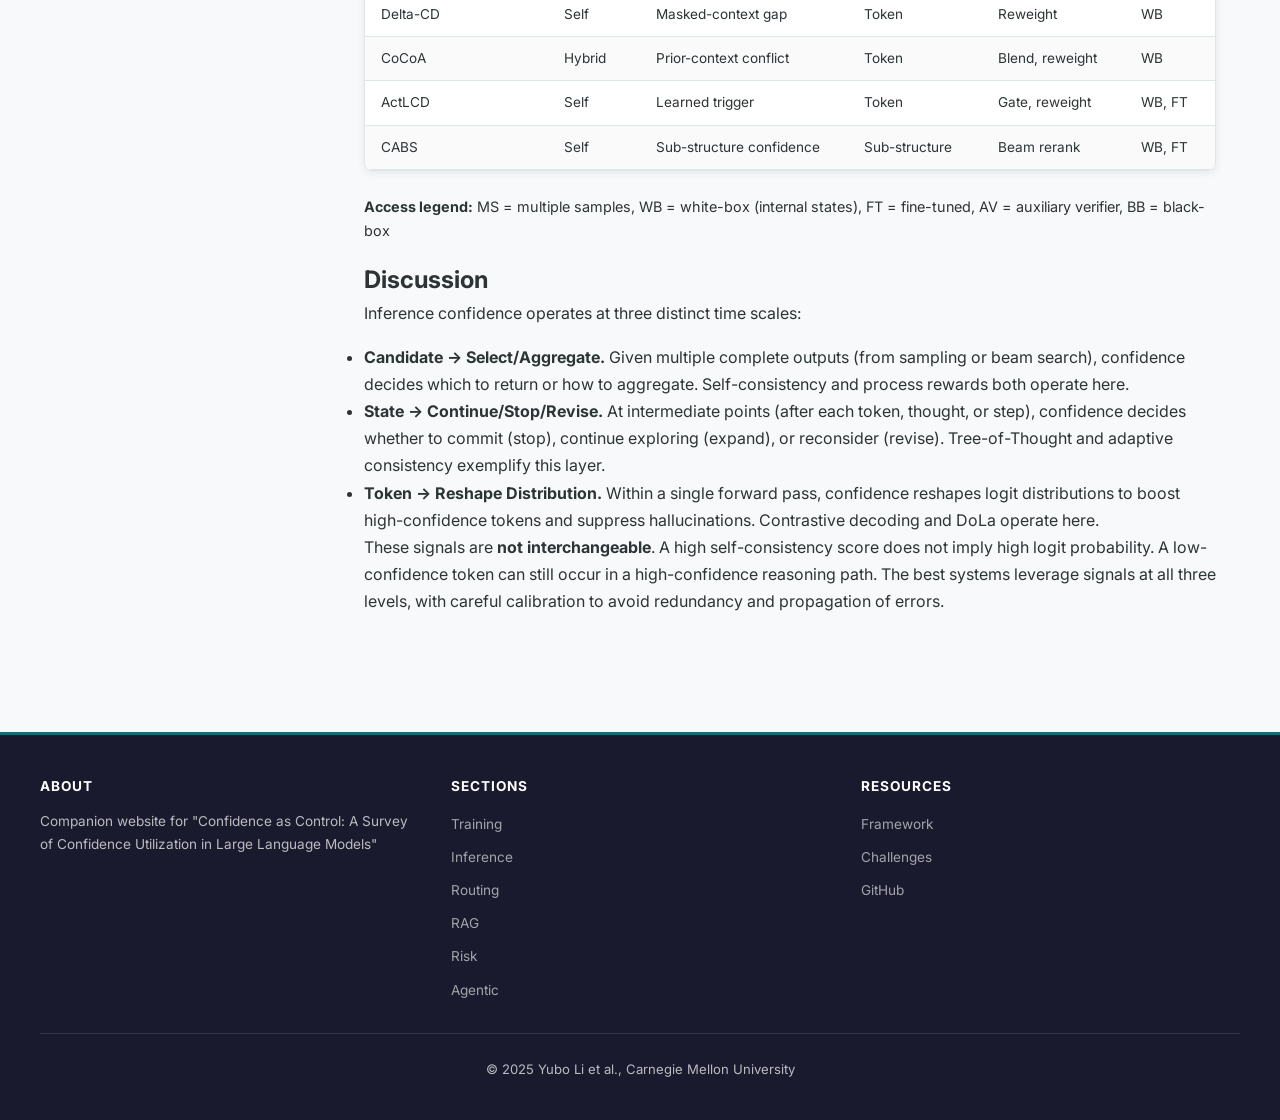
<file: pages/inference.html>
<!DOCTYPE html>
<html lang="en">
<head>
  <meta charset="UTF-8">
  <meta name="viewport" content="width=device-width, initial-scale=1.0">
  <title>Confidence-Driven Inference | Awesome LLM Confidence</title>
  <link rel="stylesheet" href="../assets/css/style.css">
</head>
<body>
  <header class="header">
    <div class="header-inner">
      <a href="../index.html" class="logo">Awesome <span>LLM Confidence</span></a>
      <input type="checkbox" id="nav-toggle" class="nav-toggle">
      <label for="nav-toggle" class="nav-toggle-label"><span></span></label>
      <ul class="nav-links">
        <li><a href="../index.html">Home</a></li>
        <li><a href="framework.html">Framework</a></li>
        <li><a href="training.html">Training</a></li>
        <li><a href="inference.html" class="active">Inference</a></li>
        <li><a href="routing.html">Routing</a></li>
        <li><a href="rag.html">RAG</a></li>
        <li><a href="risk.html">Risk</a></li>
        <li><a href="agentic.html">Agentic</a></li>
        <li><a href="challenges.html">Challenges</a></li>
      </ul>
    </div>
  </header>

  <div class="page-hero">
    <h1>Confidence-Driven Inference</h1>
    <p>Online confidence control at candidate, state, and token levels (§4)</p>
  </div>

  <div class="page-layout">
    <aside class="sidebar">
      <nav class="toc">
        <h3>Contents</h3>
        <ul>
          <li><a href="#overview">Overview</a></li>
          <li><a href="#output-selection">Output Selection</a></li>
          <li><a href="#adaptive-stopping">Adaptive Stopping & Search</a></li>
          <li><a href="#decoding-control">Decoding Control</a></li>
          <li><a href="#summary-table">Summary Table</a></li>
          <li><a href="#discussion">Discussion</a></li>
        </ul>
      </nav>
    </aside>

    <main>
      <section id="overview">
        <h2>Overview</h2>
        <p>
          At inference time, confidence shapes three critical decisions: (1) which candidate response to return 
          (<strong>output selection</strong>), (2) when to stop generating or searching (<strong>adaptive stopping</strong>), 
          and (3) how to shape the token distribution during decoding (<strong>decoding control</strong>).
        </p>
        <p>
          Unlike training, which amortizes decisions across many examples, inference decisions are made online and 
          immediately affect user experience. Confidence signals must be fast, interpretable, and reliable.
        </p>
      </section>

      <section id="output-selection">
        <h2>Output Selection</h2>
        <p>
          When multiple candidate responses are available (from beam search, sampling, or multi-turn generation), 
          confidence scores decide which one to present to the user.
        </p>

        <div class="paper-card">
          <div class="paper-title"><a href="#">Self-Consistency Improves Chain of Thought Reasoning in Language Models</a></div>
          <div class="paper-meta">Wang et al. · ICLR 2023</div>
          <div class="paper-desc">Samples multiple reasoning paths and selects the most frequently occurring answer, using agreement as confidence.</div>
          <div class="paper-tags">
            <span class="badge badge-self">Self</span>
            <span class="badge badge-unit">Unit: candidate</span>
            <span class="badge badge-role">Role: vote</span>
            <span class="badge badge-access">Access: MS</span>
          </div>
        </div>

        <div class="paper-card">
          <div class="paper-title"><a href="#">Confidence Improves Self-Consistency in LLMs</a></div>
          <div class="paper-meta">Taubenfeld et al. · ACL Findings 2025</div>
          <div class="paper-desc">Weights votes by the model's implicit confidence P(true) in each reasoning path, improving selection accuracy.</div>
          <div class="paper-tags">
            <span class="badge badge-self">Self</span>
            <span class="badge badge-unit">Unit: path</span>
            <span class="badge badge-role">Role: weighted vote</span>
            <span class="badge badge-access">Access: MS</span>
          </div>
        </div>

        <div class="paper-card">
          <div class="paper-title"><a href="#">Universal Self-Consistency for Large Language Model Generation</a></div>
          <div class="paper-meta">Chen et al. · 2023</div>
          <div class="paper-desc">Trains model to select its own most consistent response without external voting, embedding confidence selection.</div>
          <div class="paper-tags">
            <span class="badge badge-self">Self</span>
            <span class="badge badge-unit">Unit: response</span>
            <span class="badge badge-role">Role: select</span>
            <span class="badge badge-access">Access: MS</span>
          </div>
        </div>

        <div class="paper-card">
          <div class="paper-title"><a href="#">ACR: Adaptive Confidence Re-Scoring for Reliable Answer Selection Among Multiple Candidates</a></div>
          <div class="paper-meta">Jeong & Choi · 2025</div>
          <div class="paper-desc">Combines self-consistency frequency with ambiguity detection to re-score answers, improving selection robustness.</div>
          <div class="paper-tags">
            <span class="badge badge-self">Self</span>
            <span class="badge badge-unit">Unit: answer</span>
            <span class="badge badge-role">Role: trigger, rescore</span>
            <span class="badge badge-access">Access: MS</span>
          </div>
        </div>

        <div class="paper-card">
          <div class="paper-title"><a href="#">Let's Verify Step by Step</a></div>
          <div class="paper-meta">Lightman et al. · ICLR 2024</div>
          <div class="paper-desc">Auxiliary reward model that scores each step in a reasoning path, then reranks complete solutions by accumulated rewards.</div>
          <div class="paper-tags">
            <span class="badge badge-auxiliary">Auxiliary</span>
            <span class="badge badge-unit">Unit: step/solution</span>
            <span class="badge badge-role">Role: rerank</span>
            <span class="badge badge-access">Access: AV, MS</span>
          </div>
        </div>

        <div class="paper-card">
          <div class="paper-title"><a href="#">Math-Shepherd: Verify and Reinforce LLMs Step-by-Step without Human Annotations</a></div>
          <div class="paper-meta">Wang et al. · ACL 2024</div>
          <div class="paper-desc">Automatically generates step-level labels for solutions, enabling training of process rewards for selection.</div>
          <div class="paper-tags">
            <span class="badge badge-auxiliary">Auxiliary</span>
            <span class="badge badge-unit">Unit: step/solution</span>
            <span class="badge badge-role">Role: rerank</span>
            <span class="badge badge-access">Access: AV, MS</span>
          </div>
        </div>

        <div class="paper-card">
          <div class="paper-title"><a href="#">SteerConf: Steering LLMs for Confidence Elicitation</a></div>
          <div class="paper-meta">Zhou et al. · NeurIPS 2025</div>
          <div class="paper-desc">Elicits and calibrates verbal confidence from models, using it to select best responses in diverse settings.</div>
          <div class="paper-tags">
            <span class="badge badge-self">Self</span>
            <span class="badge badge-unit">Unit: answer</span>
            <span class="badge badge-role">Role: calibrate, select</span>
            <span class="badge badge-access">Access: BB</span>
          </div>
        </div>
      </section>

      <section id="adaptive-stopping">
        <h2>Adaptive Stopping & Search</h2>
        <p>
          Instead of generating a fixed number of samples or search steps, confidence can decide when enough exploration 
          has been done and it is safe to commit to a solution.
        </p>

        <div class="paper-card">
          <div class="paper-title"><a href="#">Let's Sample Step by Step: Adaptive-Consistency for Efficient Reasoning and Coding with LLMs</a></div>
          <div class="paper-meta">Aggarwal et al. · EMNLP 2023</div>
          <div class="paper-desc">Stops generating additional reasoning paths once the majority answer achieves stable agreement.</div>
          <div class="paper-tags">
            <span class="badge badge-self">Self</span>
            <span class="badge badge-unit">Unit: answer set</span>
            <span class="badge badge-role">Role: stop</span>
            <span class="badge badge-access">Access: MS</span>
          </div>
        </div>

        <div class="paper-card">
          <div class="paper-title"><a href="#">Efficient test-time scaling via self-calibration</a></div>
          <div class="paper-meta">Huang et al. · 2025</div>
          <div class="paper-desc">Uses calibrated confidence estimates to determine when to stop voting and commit to the selected answer.</div>
          <div class="paper-tags">
            <span class="badge badge-self">Self</span>
            <span class="badge badge-unit">Unit: candidate</span>
            <span class="badge badge-role">Role: vote, stop</span>
            <span class="badge badge-access">Access: MS, FT</span>
          </div>
        </div>

        <div class="paper-card">
          <div class="paper-title"><a href="#">Deep think with confidence</a></div>
          <div class="paper-meta">Fu et al. · 2025</div>
          <div class="paper-desc">Monitors the confidence of low-probability tokens in generation; stops or filters when confidence drops below threshold.</div>
          <div class="paper-tags">
            <span class="badge badge-self">Self</span>
            <span class="badge badge-unit">Unit: token group</span>
            <span class="badge badge-role">Role: filter, stop</span>
            <span class="badge badge-access">Access: WB, MS</span>
          </div>
        </div>

        <div class="paper-card">
          <div class="paper-title"><a href="#">Firm or Fickle? Evaluating Large Language Models Consistency in Sequential Interactions</a></div>
          <div class="paper-meta">Li et al. · ACL Findings 2025</div>
          <div class="paper-desc">Compares answer-level vs. token-level probabilities to decide whether to maintain the answer or revise it.</div>
          <div class="paper-tags">
            <span class="badge badge-self">Self</span>
            <span class="badge badge-unit">Unit: response/turn</span>
            <span class="badge badge-role">Role: maintain, revise</span>
            <span class="badge badge-access">Access: WB</span>
          </div>
        </div>

        <div class="paper-card">
          <div class="paper-title"><a href="#">Tree of Thoughts: Deliberate Problem Solving with Large Language Models</a></div>
          <div class="paper-meta">Yao et al. · NeurIPS 2023</div>
          <div class="paper-desc">Scores intermediate reasoning states with value or voting confidence; expands promising branches and prunes low-confidence ones.</div>
          <div class="paper-tags">
            <span class="badge badge-self">Self</span>
            <span class="badge badge-unit">Unit: thought state</span>
            <span class="badge badge-role">Role: expand, prune</span>
            <span class="badge badge-access">Access: MS</span>
          </div>
        </div>

        <div class="paper-card">
          <div class="paper-title"><a href="#">Concise: Confidence-guided compression in step-by-step efficient reasoning</a></div>
          <div class="paper-meta">Qiao et al. · EMNLP 2025</div>
          <div class="paper-desc">Uses confidence in self-reflection steps to decide whether to stop iterating or compress the trajectory.</div>
          <div class="paper-tags">
            <span class="badge badge-self">Self</span>
            <span class="badge badge-unit">Unit: step/trajectory</span>
            <span class="badge badge-role">Role: stop, compress</span>
            <span class="badge badge-access">Access: FT</span>
          </div>
        </div>
      </section>

      <section id="decoding-control">
        <h2>Decoding Control</h2>
        <p>
          Rather than selecting finished outputs, these methods reshape the token distribution during generation 
          based on confidence signals.
        </p>

        <div class="paper-card">
          <div class="paper-title"><a href="#">Contrastive decoding: Open-ended text generation as optimization</a></div>
          <div class="paper-meta">Li et al. · ACL 2023</div>
          <div class="paper-desc">Reweights tokens by the gap between expert and amateur model logits, boosting confident expert predictions.</div>
          <div class="paper-tags">
            <span class="badge badge-hybrid">Hybrid</span>
            <span class="badge badge-unit">Unit: token</span>
            <span class="badge badge-role">Role: reweight</span>
            <span class="badge badge-access">Access: 2M</span>
          </div>
        </div>

        <div class="paper-card">
          <div class="paper-title"><a href="#">DoLa: Decoding by Contrasting Layers Improves Factuality in Large Language Models</a></div>
          <div class="paper-meta">Chuang et al. · ICLR 2024</div>
          <div class="paper-desc">Contrasts predictions from early and late layers to identify confident, factual tokens.</div>
          <div class="paper-tags">
            <span class="badge badge-self">Self</span>
            <span class="badge badge-unit">Unit: token</span>
            <span class="badge badge-role">Role: reweight</span>
            <span class="badge badge-access">Access: WB</span>
          </div>
        </div>

        <div class="paper-card">
          <div class="paper-title"><a href="#">Delta--Contrastive Decoding Mitigates Text Hallucinations in Large Language Models</a></div>
          <div class="paper-meta">Huang & Chen · 2025</div>
          <div class="paper-desc">Contrasts model behavior with/without context masking to detect factual (context-dependent) tokens.</div>
          <div class="paper-tags">
            <span class="badge badge-self">Self</span>
            <span class="badge badge-unit">Unit: token</span>
            <span class="badge badge-role">Role: reweight</span>
            <span class="badge badge-access">Access: WB</span>
          </div>
        </div>

        <div class="paper-card">
          <div class="paper-title"><a href="#">COCOA: Confidence-and Context-Aware Adaptive Decoding for Resolving Knowledge Conflicts in Large Language Models</a></div>
          <div class="paper-meta">Khandelwal et al. · EMNLP 2025</div>
          <div class="paper-desc">Identifies tokens where prior and context disagree, blending confidences to improve factuality.</div>
          <div class="paper-tags">
            <span class="badge badge-hybrid">Hybrid</span>
            <span class="badge badge-unit">Unit: token</span>
            <span class="badge badge-role">Role: blend, reweight</span>
            <span class="badge badge-access">Access: WB</span>
          </div>
        </div>

        <div class="paper-card">
          <div class="paper-title"><a href="#">Active layer-contrastive decoding reduces hallucination in large language model generation</a></div>
          <div class="paper-meta">Zhang et al. · EMNLP 2025</div>
          <div class="paper-desc">Trains a gate to selectively apply contrastive decoding when model confidence is low.</div>
          <div class="paper-tags">
            <span class="badge badge-self">Self</span>
            <span class="badge badge-unit">Unit: token</span>
            <span class="badge badge-role">Role: gate, reweight</span>
            <span class="badge badge-access">Access: WB, FT</span>
          </div>
        </div>

        <div class="paper-card">
          <div class="paper-title"><a href="#">Confidence-aware sub-structure beam search (cabs): Mitigating hallucination in structured data generation with large language models</a></div>
          <div class="paper-meta">Wei et al. · 2024</div>
          <div class="paper-desc">Scores sub-structures (phrases, clauses) by confidence and reranks beam hypotheses accordingly.</div>
          <div class="paper-tags">
            <span class="badge badge-self">Self</span>
            <span class="badge badge-unit">Unit: sub-structure</span>
            <span class="badge badge-role">Role: beam rerank</span>
            <span class="badge badge-access">Access: WB, FT</span>
          </div>
        </div>
      </section>

      <section id="summary-table">
        <h2>Summary Table</h2>
        <div class="table-container">
          <table>
            <thead>
              <tr>
                <th>Method</th>
                <th>Source</th>
                <th>Signal</th>
                <th>Unit</th>
                <th>Role</th>
                <th>Access</th>
              </tr>
            </thead>
            <tbody>
              <tr class="table-group-header">
                <td colspan="6">Output Selection</td>
              </tr>
              <tr>
                <td>Self-Consistency</td>
                <td>Self</td>
                <td>Answer agreement</td>
                <td>Candidate</td>
                <td>Vote</td>
                <td>MS</td>
              </tr>
              <tr>
                <td>CISC</td>
                <td>Self</td>
                <td>Path P(true)</td>
                <td>Path</td>
                <td>Weighted vote</td>
                <td>MS</td>
              </tr>
              <tr>
                <td>Universal SC</td>
                <td>Self</td>
                <td>Self-selection</td>
                <td>Response</td>
                <td>Select</td>
                <td>MS</td>
              </tr>
              <tr>
                <td>ACR</td>
                <td>Self</td>
                <td>SC + ambiguity</td>
                <td>Answer</td>
                <td>Trigger, rescore</td>
                <td>MS</td>
              </tr>
              <tr>
                <td>PRM</td>
                <td>Auxiliary</td>
                <td>Step rewards</td>
                <td>Step/solution</td>
                <td>Rerank</td>
                <td>AV, MS</td>
              </tr>
              <tr>
                <td>Math-Shepherd</td>
                <td>Auxiliary</td>
                <td>Process labels</td>
                <td>Step/solution</td>
                <td>Rerank</td>
                <td>AV, MS</td>
              </tr>
              <tr>
                <td>SteerConf</td>
                <td>Self</td>
                <td>Verbal confidence</td>
                <td>Answer</td>
                <td>Calibrate, select</td>
                <td>BB</td>
              </tr>

              <tr class="table-group-header">
                <td colspan="6">Adaptive Stopping & Search</td>
              </tr>
              <tr>
                <td>Adaptive-Consistency</td>
                <td>Self</td>
                <td>Answer stability</td>
                <td>Answer set</td>
                <td>Stop</td>
                <td>MS</td>
              </tr>
              <tr>
                <td>Efficient TTS</td>
                <td>Self</td>
                <td>Response confidence</td>
                <td>Candidate</td>
                <td>Vote, stop</td>
                <td>MS, FT</td>
              </tr>
              <tr>
                <td>DeepConf</td>
                <td>Self</td>
                <td>Low-prob tokens</td>
                <td>Token group</td>
                <td>Filter, stop</td>
                <td>WB, MS</td>
              </tr>
              <tr>
                <td>Firm-or-Fickle</td>
                <td>Self</td>
                <td>Answer vs. token prob</td>
                <td>Response/turn</td>
                <td>Maintain, revise</td>
                <td>WB</td>
              </tr>
              <tr>
                <td>ToT</td>
                <td>Self</td>
                <td>State value/vote</td>
                <td>Thought state</td>
                <td>Expand, prune</td>
                <td>MS</td>
              </tr>
              <tr>
                <td>ConCISE</td>
                <td>Self</td>
                <td>Reflection confidence</td>
                <td>Step/trajectory</td>
                <td>Stop, compress</td>
                <td>FT</td>
              </tr>

              <tr class="table-group-header">
                <td colspan="6">Decoding Control</td>
              </tr>
              <tr>
                <td>Contrastive Decoding</td>
                <td>Hybrid</td>
                <td>Expert-amateur gap</td>
                <td>Token</td>
                <td>Reweight</td>
                <td>2M</td>
              </tr>
              <tr>
                <td>DoLa</td>
                <td>Self</td>
                <td>Layer contrast</td>
                <td>Token</td>
                <td>Reweight</td>
                <td>WB</td>
              </tr>
              <tr>
                <td>Delta-CD</td>
                <td>Self</td>
                <td>Masked-context gap</td>
                <td>Token</td>
                <td>Reweight</td>
                <td>WB</td>
              </tr>
              <tr>
                <td>CoCoA</td>
                <td>Hybrid</td>
                <td>Prior-context conflict</td>
                <td>Token</td>
                <td>Blend, reweight</td>
                <td>WB</td>
              </tr>
              <tr>
                <td>ActLCD</td>
                <td>Self</td>
                <td>Learned trigger</td>
                <td>Token</td>
                <td>Gate, reweight</td>
                <td>WB, FT</td>
              </tr>
              <tr>
                <td>CABS</td>
                <td>Self</td>
                <td>Sub-structure confidence</td>
                <td>Sub-structure</td>
                <td>Beam rerank</td>
                <td>WB, FT</td>
              </tr>
            </tbody>
          </table>
        </div>
        <p style="margin-top: 1rem; font-size: 0.9rem;">
          <strong>Access legend:</strong> MS = multiple samples, WB = white-box (internal states), 
          FT = fine-tuned, AV = auxiliary verifier, BB = black-box
        </p>
      </section>

      <section id="discussion">
        <h2>Discussion</h2>
        <p>
          Inference confidence operates at three distinct time scales:
        </p>
        <ul>
          <li>
            <strong>Candidate → Select/Aggregate.</strong> Given multiple complete outputs (from sampling or beam search), 
            confidence decides which to return or how to aggregate. Self-consistency and process rewards both operate here.
          </li>
          <li>
            <strong>State → Continue/Stop/Revise.</strong> At intermediate points (after each token, thought, or step), 
            confidence decides whether to commit (stop), continue exploring (expand), or reconsider (revise). Tree-of-Thought 
            and adaptive consistency exemplify this layer.
          </li>
          <li>
            <strong>Token → Reshape Distribution.</strong> Within a single forward pass, confidence reshapes logit distributions 
            to boost high-confidence tokens and suppress hallucinations. Contrastive decoding and DoLa operate here.
          </li>
        </ul>
        <p>
          These signals are <strong>not interchangeable</strong>. A high self-consistency score does not imply high logit probability. 
          A low-confidence token can still occur in a high-confidence reasoning path. The best systems leverage signals at all three 
          levels, with careful calibration to avoid redundancy and propagation of errors.
        </p>
      </section>

    </main>
  </div>

  <footer class="footer">
    <div class="footer-inner">
      <div><h4>About</h4><p style="font-size:0.85rem;">Companion website for "Confidence as Control: A Survey of Confidence Utilization in Large Language Models"</p></div>
      <div><h4>Sections</h4><ul>
        <li><a href="training.html">Training</a></li><li><a href="inference.html">Inference</a></li>
        <li><a href="routing.html">Routing</a></li><li><a href="rag.html">RAG</a></li>
        <li><a href="risk.html">Risk</a></li><li><a href="agentic.html">Agentic</a></li>
      </ul></div>
      <div><h4>Resources</h4><ul>
        <li><a href="framework.html">Framework</a></li><li><a href="challenges.html">Challenges</a></li>
        <li><a href="https://github.com/yubol-bobo/awesome-llm-confidence">GitHub</a></li>
      </ul></div>
    </div>
    <div class="footer-bottom"><p>&copy; 2025 Yubo Li et al., Carnegie Mellon University</p></div>
  </footer>
</body>
</html>
</file>
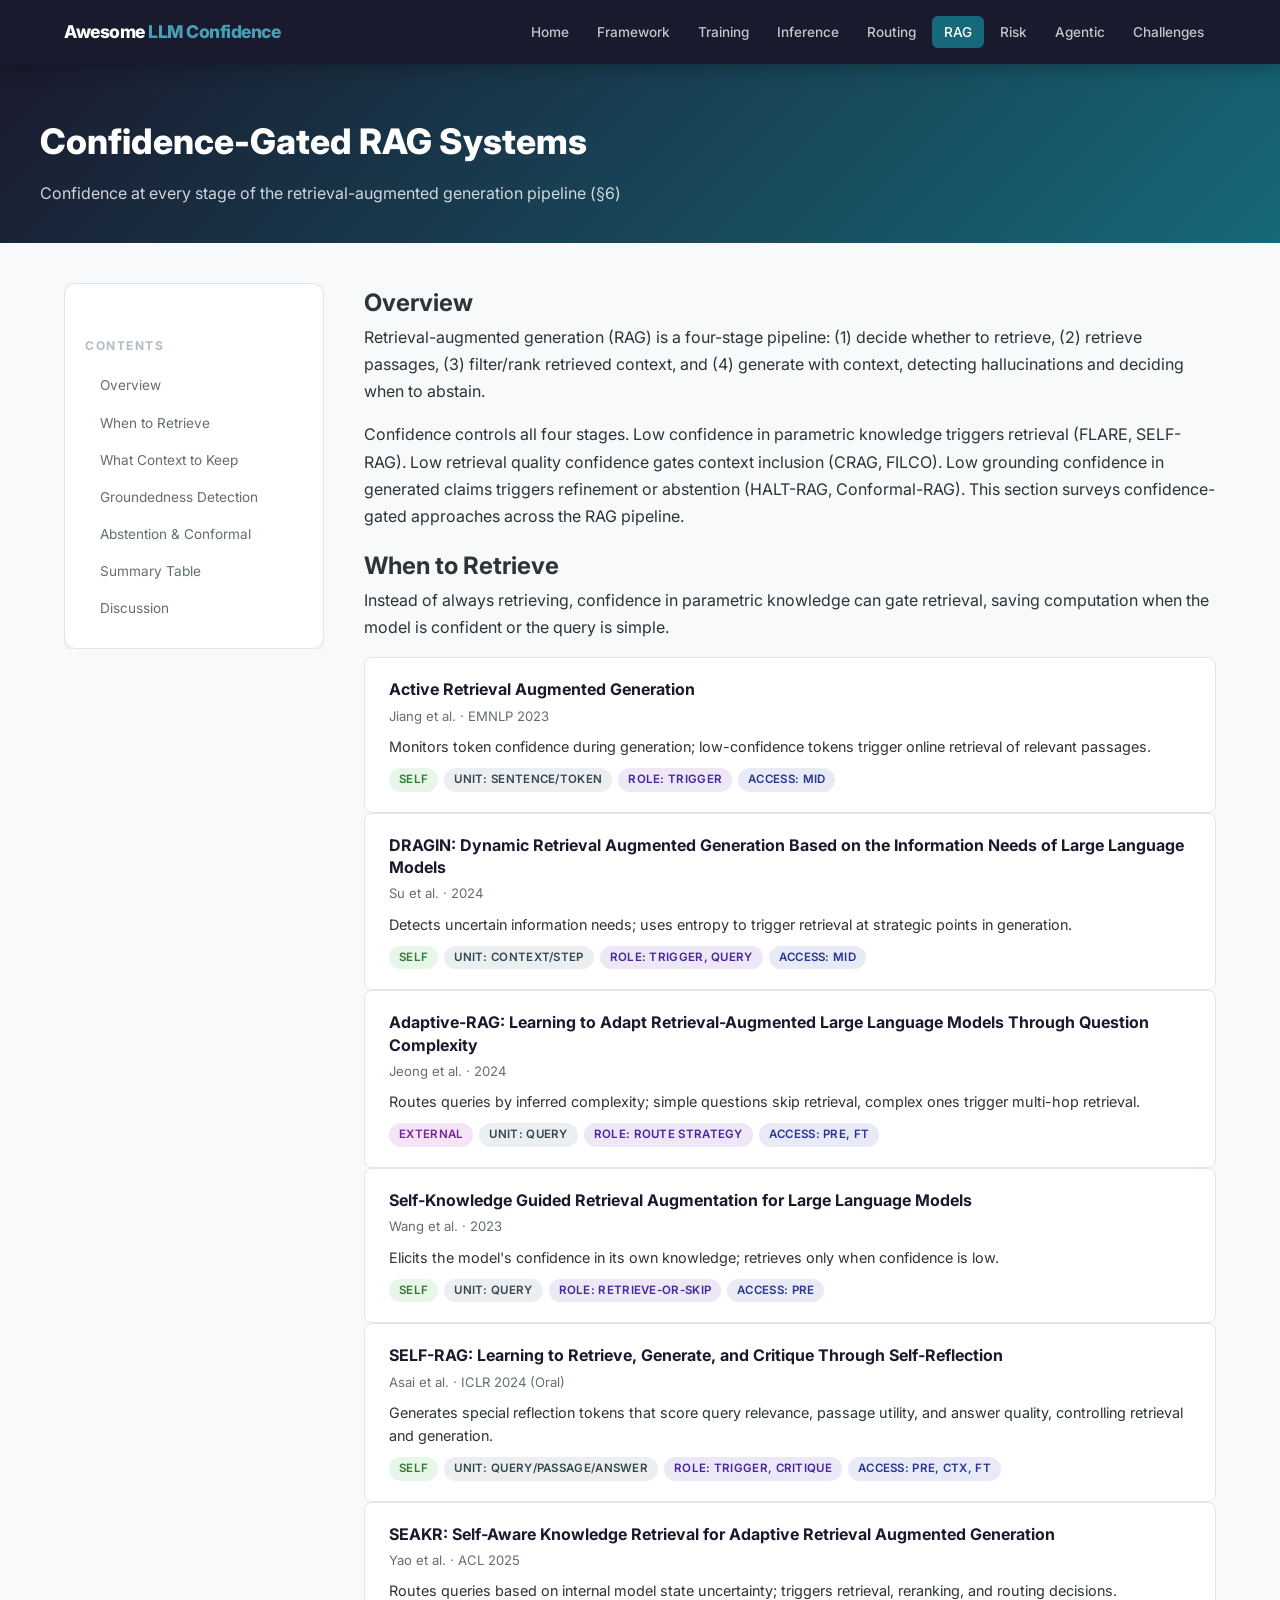
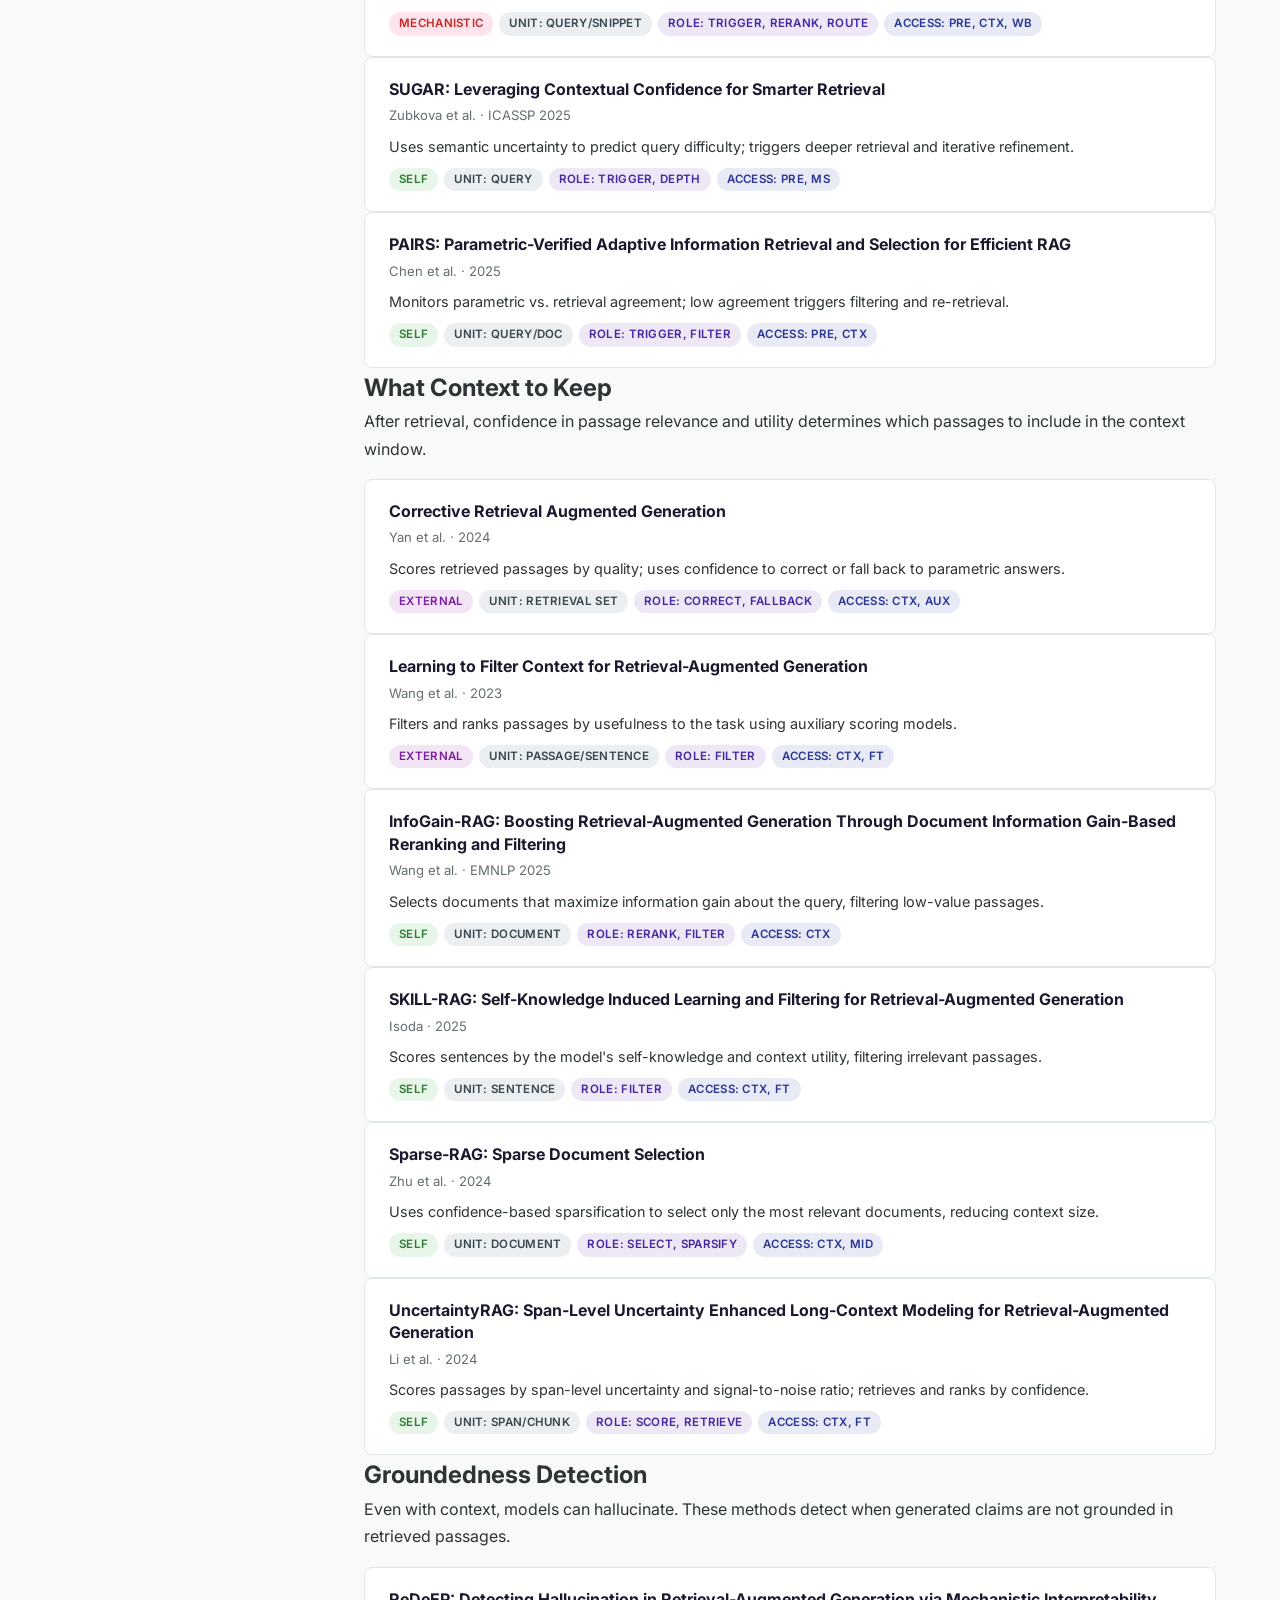
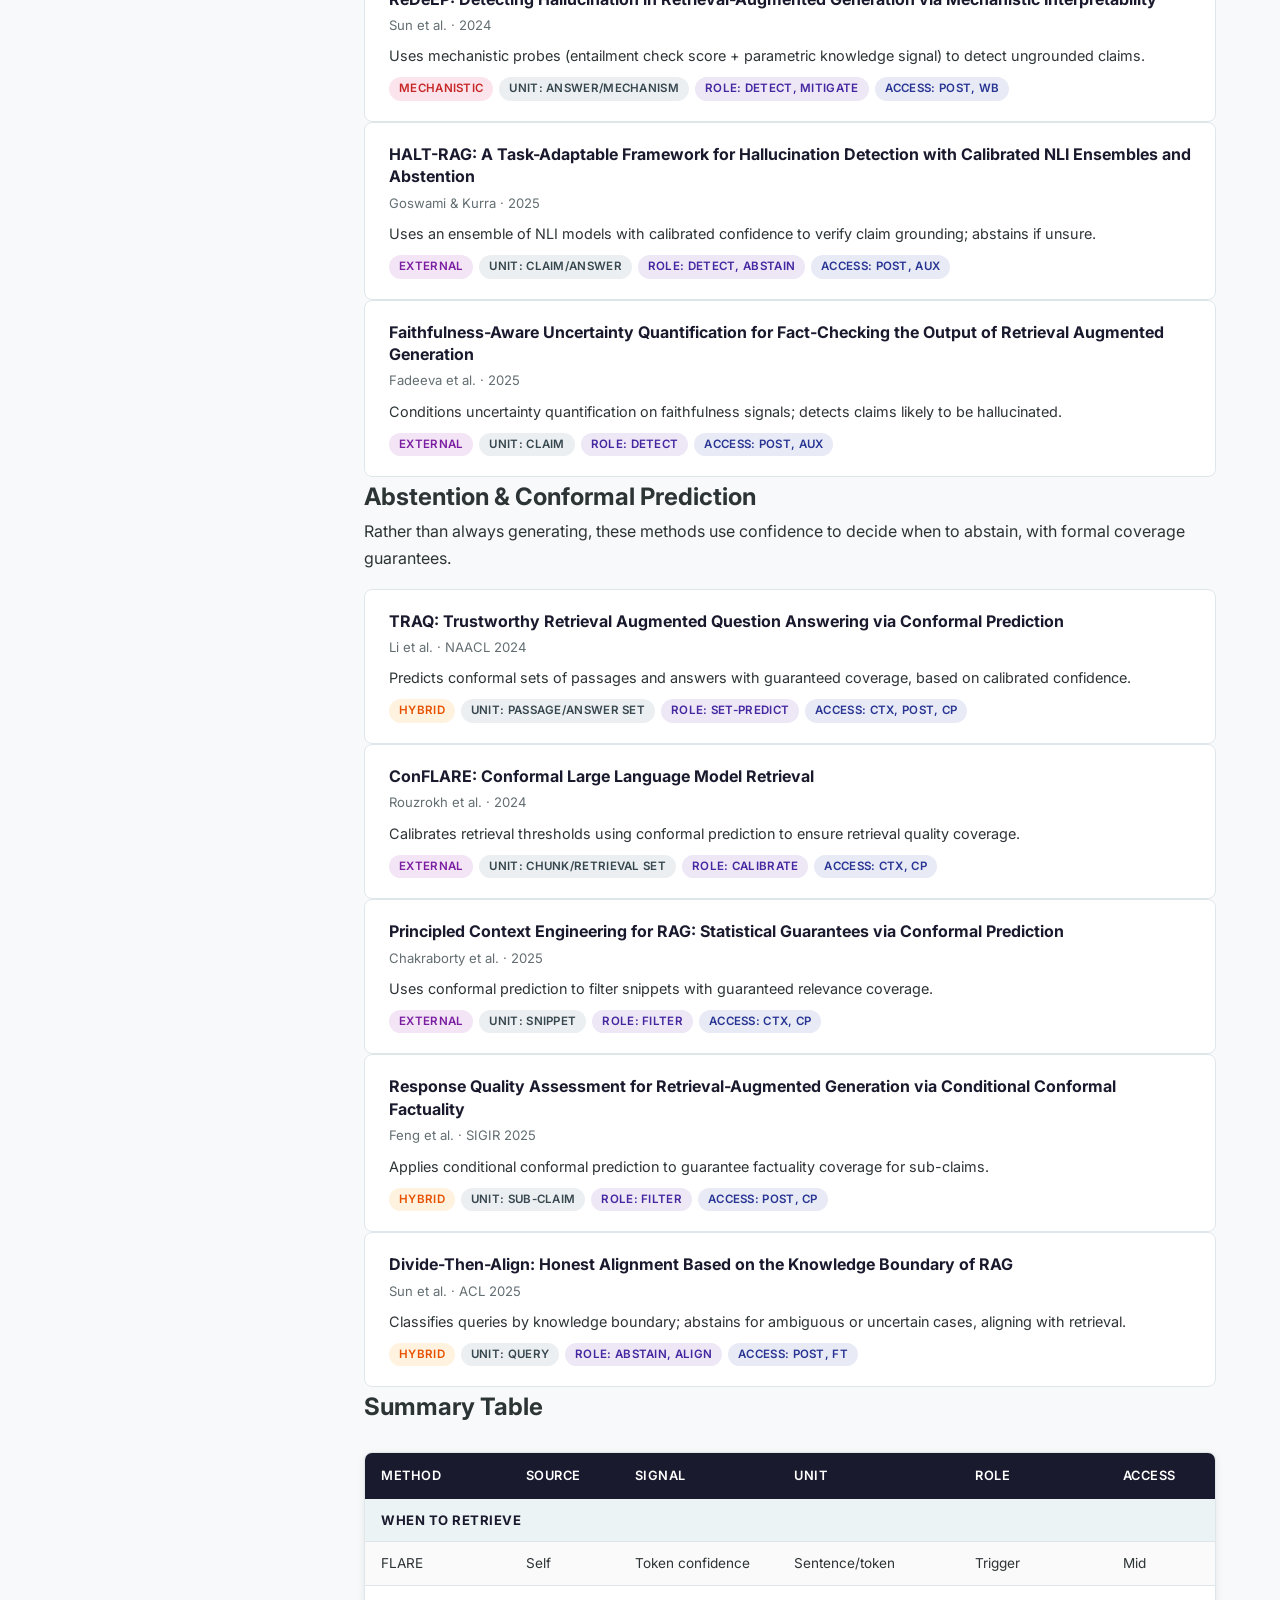
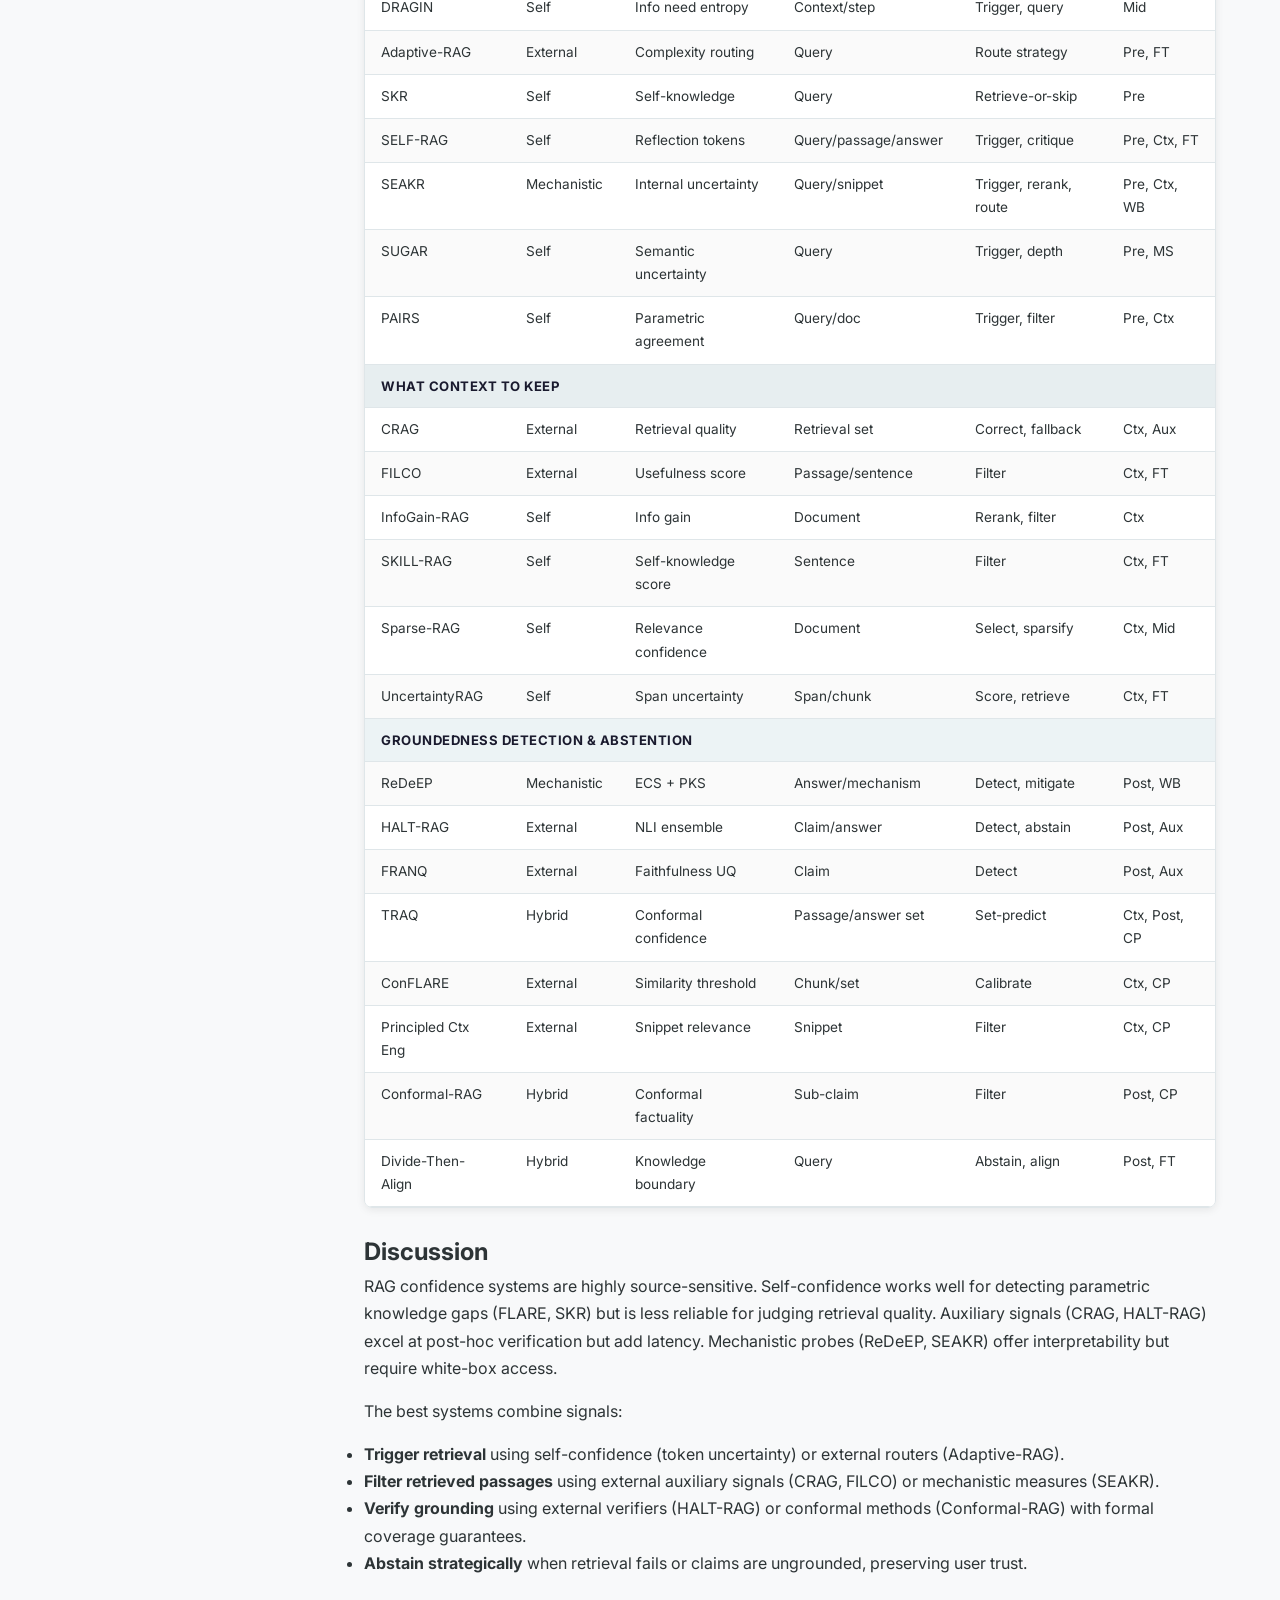
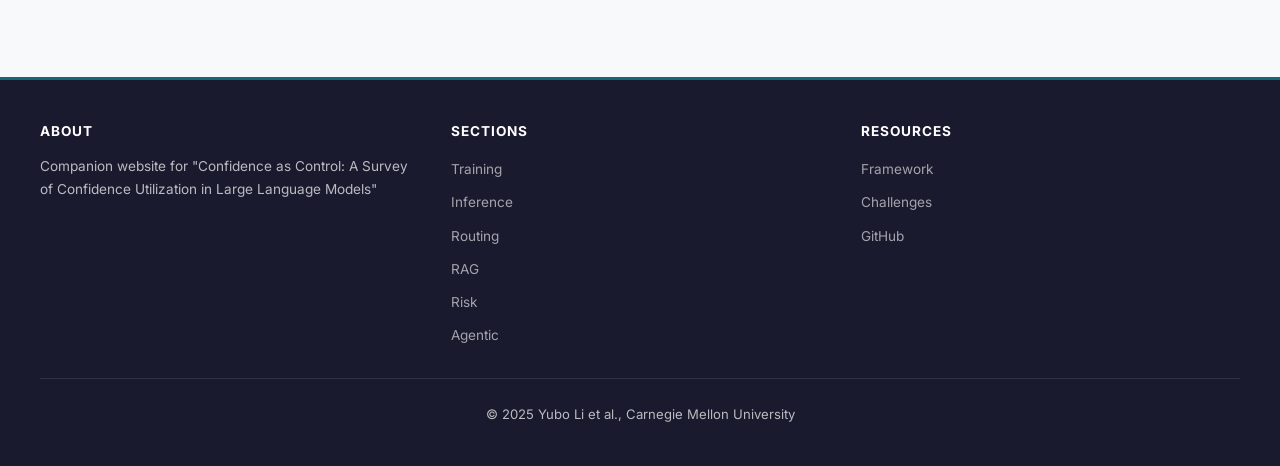
<file: pages/rag.html>
<!DOCTYPE html>
<html lang="en">
<head>
  <meta charset="UTF-8">
  <meta name="viewport" content="width=device-width, initial-scale=1.0">
  <title>Confidence-Gated RAG | Awesome LLM Confidence</title>
  <link rel="stylesheet" href="../assets/css/style.css">
</head>
<body>
  <header class="header">
    <div class="header-inner">
      <a href="../index.html" class="logo">Awesome <span>LLM Confidence</span></a>
      <input type="checkbox" id="nav-toggle" class="nav-toggle">
      <label for="nav-toggle" class="nav-toggle-label"><span></span></label>
      <ul class="nav-links">
        <li><a href="../index.html">Home</a></li>
        <li><a href="framework.html">Framework</a></li>
        <li><a href="training.html">Training</a></li>
        <li><a href="inference.html">Inference</a></li>
        <li><a href="routing.html">Routing</a></li>
        <li><a href="rag.html" class="active">RAG</a></li>
        <li><a href="risk.html">Risk</a></li>
        <li><a href="agentic.html">Agentic</a></li>
        <li><a href="challenges.html">Challenges</a></li>
      </ul>
    </div>
  </header>

  <div class="page-hero">
    <h1>Confidence-Gated RAG Systems</h1>
    <p>Confidence at every stage of the retrieval-augmented generation pipeline (§6)</p>
  </div>

  <div class="page-layout">
    <aside class="sidebar">
      <nav class="toc">
        <h3>Contents</h3>
        <ul>
          <li><a href="#overview">Overview</a></li>
          <li><a href="#when-to-retrieve">When to Retrieve</a></li>
          <li><a href="#what-context">What Context to Keep</a></li>
          <li><a href="#groundedness">Groundedness Detection</a></li>
          <li><a href="#abstention">Abstention & Conformal</a></li>
          <li><a href="#summary-table">Summary Table</a></li>
          <li><a href="#discussion">Discussion</a></li>
        </ul>
      </nav>
    </aside>

    <main>
      <section id="overview">
        <h2>Overview</h2>
        <p>
          Retrieval-augmented generation (RAG) is a four-stage pipeline: (1) decide whether to retrieve, (2) retrieve passages, 
          (3) filter/rank retrieved context, and (4) generate with context, detecting hallucinations and deciding when to abstain.
        </p>
        <p>
          Confidence controls all four stages. Low confidence in parametric knowledge triggers retrieval (FLARE, SELF-RAG). 
          Low retrieval quality confidence gates context inclusion (CRAG, FILCO). Low grounding confidence in generated claims 
          triggers refinement or abstention (HALT-RAG, Conformal-RAG). This section surveys confidence-gated approaches across 
          the RAG pipeline.
        </p>
      </section>

      <section id="when-to-retrieve">
        <h2>When to Retrieve</h2>
        <p>
          Instead of always retrieving, confidence in parametric knowledge can gate retrieval, saving computation when the 
          model is confident or the query is simple.
        </p>

        <div class="paper-card">
          <div class="paper-title"><a href="#">Active Retrieval Augmented Generation</a></div>
          <div class="paper-meta">Jiang et al. · EMNLP 2023</div>
          <div class="paper-desc">Monitors token confidence during generation; low-confidence tokens trigger online retrieval of relevant passages.</div>
          <div class="paper-tags">
            <span class="badge badge-self">Self</span>
            <span class="badge badge-unit">Unit: sentence/token</span>
            <span class="badge badge-role">Role: trigger</span>
            <span class="badge badge-access">Access: Mid</span>
          </div>
        </div>

        <div class="paper-card">
          <div class="paper-title"><a href="#">DRAGIN: Dynamic Retrieval Augmented Generation Based on the Information Needs of Large Language Models</a></div>
          <div class="paper-meta">Su et al. · 2024</div>
          <div class="paper-desc">Detects uncertain information needs; uses entropy to trigger retrieval at strategic points in generation.</div>
          <div class="paper-tags">
            <span class="badge badge-self">Self</span>
            <span class="badge badge-unit">Unit: context/step</span>
            <span class="badge badge-role">Role: trigger, query</span>
            <span class="badge badge-access">Access: Mid</span>
          </div>
        </div>

        <div class="paper-card">
          <div class="paper-title"><a href="#">Adaptive-RAG: Learning to Adapt Retrieval-Augmented Large Language Models Through Question Complexity</a></div>
          <div class="paper-meta">Jeong et al. · 2024</div>
          <div class="paper-desc">Routes queries by inferred complexity; simple questions skip retrieval, complex ones trigger multi-hop retrieval.</div>
          <div class="paper-tags">
            <span class="badge badge-ext">External</span>
            <span class="badge badge-unit">Unit: query</span>
            <span class="badge badge-role">Role: route strategy</span>
            <span class="badge badge-access">Access: Pre, FT</span>
          </div>
        </div>

        <div class="paper-card">
          <div class="paper-title"><a href="#">Self-Knowledge Guided Retrieval Augmentation for Large Language Models</a></div>
          <div class="paper-meta">Wang et al. · 2023</div>
          <div class="paper-desc">Elicits the model's confidence in its own knowledge; retrieves only when confidence is low.</div>
          <div class="paper-tags">
            <span class="badge badge-self">Self</span>
            <span class="badge badge-unit">Unit: query</span>
            <span class="badge badge-role">Role: retrieve-or-skip</span>
            <span class="badge badge-access">Access: Pre</span>
          </div>
        </div>

        <div class="paper-card">
          <div class="paper-title"><a href="#">SELF-RAG: Learning to Retrieve, Generate, and Critique Through Self-Reflection</a></div>
          <div class="paper-meta">Asai et al. · ICLR 2024 (Oral)</div>
          <div class="paper-desc">Generates special reflection tokens that score query relevance, passage utility, and answer quality, controlling retrieval and generation.</div>
          <div class="paper-tags">
            <span class="badge badge-self">Self</span>
            <span class="badge badge-unit">Unit: query/passage/answer</span>
            <span class="badge badge-role">Role: trigger, critique</span>
            <span class="badge badge-access">Access: Pre, Ctx, FT</span>
          </div>
        </div>

        <div class="paper-card">
          <div class="paper-title"><a href="#">SEAKR: Self-Aware Knowledge Retrieval for Adaptive Retrieval Augmented Generation</a></div>
          <div class="paper-meta">Yao et al. · ACL 2025</div>
          <div class="paper-desc">Routes queries based on internal model state uncertainty; triggers retrieval, reranking, and routing decisions.</div>
          <div class="paper-tags">
            <span class="badge badge-mech">Mechanistic</span>
            <span class="badge badge-unit">Unit: query/snippet</span>
            <span class="badge badge-role">Role: trigger, rerank, route</span>
            <span class="badge badge-access">Access: Pre, Ctx, WB</span>
          </div>
        </div>

        <div class="paper-card">
          <div class="paper-title"><a href="#">SUGAR: Leveraging Contextual Confidence for Smarter Retrieval</a></div>
          <div class="paper-meta">Zubkova et al. · ICASSP 2025</div>
          <div class="paper-desc">Uses semantic uncertainty to predict query difficulty; triggers deeper retrieval and iterative refinement.</div>
          <div class="paper-tags">
            <span class="badge badge-self">Self</span>
            <span class="badge badge-unit">Unit: query</span>
            <span class="badge badge-role">Role: trigger, depth</span>
            <span class="badge badge-access">Access: Pre, MS</span>
          </div>
        </div>

        <div class="paper-card">
          <div class="paper-title"><a href="#">PAIRS: Parametric-Verified Adaptive Information Retrieval and Selection for Efficient RAG</a></div>
          <div class="paper-meta">Chen et al. · 2025</div>
          <div class="paper-desc">Monitors parametric vs. retrieval agreement; low agreement triggers filtering and re-retrieval.</div>
          <div class="paper-tags">
            <span class="badge badge-self">Self</span>
            <span class="badge badge-unit">Unit: query/doc</span>
            <span class="badge badge-role">Role: trigger, filter</span>
            <span class="badge badge-access">Access: Pre, Ctx</span>
          </div>
        </div>
      </section>

      <section id="what-context">
        <h2>What Context to Keep</h2>
        <p>
          After retrieval, confidence in passage relevance and utility determines which passages to include in the context window.
        </p>

        <div class="paper-card">
          <div class="paper-title"><a href="#">Corrective Retrieval Augmented Generation</a></div>
          <div class="paper-meta">Yan et al. · 2024</div>
          <div class="paper-desc">Scores retrieved passages by quality; uses confidence to correct or fall back to parametric answers.</div>
          <div class="paper-tags">
            <span class="badge badge-ext">External</span>
            <span class="badge badge-unit">Unit: retrieval set</span>
            <span class="badge badge-role">Role: correct, fallback</span>
            <span class="badge badge-access">Access: Ctx, Aux</span>
          </div>
        </div>

        <div class="paper-card">
          <div class="paper-title"><a href="#">Learning to Filter Context for Retrieval-Augmented Generation</a></div>
          <div class="paper-meta">Wang et al. · 2023</div>
          <div class="paper-desc">Filters and ranks passages by usefulness to the task using auxiliary scoring models.</div>
          <div class="paper-tags">
            <span class="badge badge-ext">External</span>
            <span class="badge badge-unit">Unit: passage/sentence</span>
            <span class="badge badge-role">Role: filter</span>
            <span class="badge badge-access">Access: Ctx, FT</span>
          </div>
        </div>

        <div class="paper-card">
          <div class="paper-title"><a href="#">InfoGain-RAG: Boosting Retrieval-Augmented Generation Through Document Information Gain-Based Reranking and Filtering</a></div>
          <div class="paper-meta">Wang et al. · EMNLP 2025</div>
          <div class="paper-desc">Selects documents that maximize information gain about the query, filtering low-value passages.</div>
          <div class="paper-tags">
            <span class="badge badge-self">Self</span>
            <span class="badge badge-unit">Unit: document</span>
            <span class="badge badge-role">Role: rerank, filter</span>
            <span class="badge badge-access">Access: Ctx</span>
          </div>
        </div>

        <div class="paper-card">
          <div class="paper-title"><a href="#">SKILL-RAG: Self-Knowledge Induced Learning and Filtering for Retrieval-Augmented Generation</a></div>
          <div class="paper-meta">Isoda · 2025</div>
          <div class="paper-desc">Scores sentences by the model's self-knowledge and context utility, filtering irrelevant passages.</div>
          <div class="paper-tags">
            <span class="badge badge-self">Self</span>
            <span class="badge badge-unit">Unit: sentence</span>
            <span class="badge badge-role">Role: filter</span>
            <span class="badge badge-access">Access: Ctx, FT</span>
          </div>
        </div>

        <div class="paper-card">
          <div class="paper-title"><a href="#">Sparse-RAG: Sparse Document Selection</a></div>
          <div class="paper-meta">Zhu et al. · 2024</div>
          <div class="paper-desc">Uses confidence-based sparsification to select only the most relevant documents, reducing context size.</div>
          <div class="paper-tags">
            <span class="badge badge-self">Self</span>
            <span class="badge badge-unit">Unit: document</span>
            <span class="badge badge-role">Role: select, sparsify</span>
            <span class="badge badge-access">Access: Ctx, Mid</span>
          </div>
        </div>

        <div class="paper-card">
          <div class="paper-title"><a href="#">UncertaintyRAG: Span-Level Uncertainty Enhanced Long-Context Modeling for Retrieval-Augmented Generation</a></div>
          <div class="paper-meta">Li et al. · 2024</div>
          <div class="paper-desc">Scores passages by span-level uncertainty and signal-to-noise ratio; retrieves and ranks by confidence.</div>
          <div class="paper-tags">
            <span class="badge badge-self">Self</span>
            <span class="badge badge-unit">Unit: span/chunk</span>
            <span class="badge badge-role">Role: score, retrieve</span>
            <span class="badge badge-access">Access: Ctx, FT</span>
          </div>
        </div>
      </section>

      <section id="groundedness">
        <h2>Groundedness Detection</h2>
        <p>
          Even with context, models can hallucinate. These methods detect when generated claims are not grounded in retrieved passages.
        </p>

        <div class="paper-card">
          <div class="paper-title"><a href="#">ReDeEP: Detecting Hallucination in Retrieval-Augmented Generation via Mechanistic Interpretability</a></div>
          <div class="paper-meta">Sun et al. · 2024</div>
          <div class="paper-desc">Uses mechanistic probes (entailment check score + parametric knowledge signal) to detect ungrounded claims.</div>
          <div class="paper-tags">
            <span class="badge badge-mech">Mechanistic</span>
            <span class="badge badge-unit">Unit: answer/mechanism</span>
            <span class="badge badge-role">Role: detect, mitigate</span>
            <span class="badge badge-access">Access: Post, WB</span>
          </div>
        </div>

        <div class="paper-card">
          <div class="paper-title"><a href="#">HALT-RAG: A Task-Adaptable Framework for Hallucination Detection with Calibrated NLI Ensembles and Abstention</a></div>
          <div class="paper-meta">Goswami & Kurra · 2025</div>
          <div class="paper-desc">Uses an ensemble of NLI models with calibrated confidence to verify claim grounding; abstains if unsure.</div>
          <div class="paper-tags">
            <span class="badge badge-ext">External</span>
            <span class="badge badge-unit">Unit: claim/answer</span>
            <span class="badge badge-role">Role: detect, abstain</span>
            <span class="badge badge-access">Access: Post, Aux</span>
          </div>
        </div>

        <div class="paper-card">
          <div class="paper-title"><a href="#">Faithfulness-Aware Uncertainty Quantification for Fact-Checking the Output of Retrieval Augmented Generation</a></div>
          <div class="paper-meta">Fadeeva et al. · 2025</div>
          <div class="paper-desc">Conditions uncertainty quantification on faithfulness signals; detects claims likely to be hallucinated.</div>
          <div class="paper-tags">
            <span class="badge badge-ext">External</span>
            <span class="badge badge-unit">Unit: claim</span>
            <span class="badge badge-role">Role: detect</span>
            <span class="badge badge-access">Access: Post, Aux</span>
          </div>
        </div>
      </section>

      <section id="abstention">
        <h2>Abstention & Conformal Prediction</h2>
        <p>
          Rather than always generating, these methods use confidence to decide when to abstain, with formal coverage guarantees.
        </p>

        <div class="paper-card">
          <div class="paper-title"><a href="#">TRAQ: Trustworthy Retrieval Augmented Question Answering via Conformal Prediction</a></div>
          <div class="paper-meta">Li et al. · NAACL 2024</div>
          <div class="paper-desc">Predicts conformal sets of passages and answers with guaranteed coverage, based on calibrated confidence.</div>
          <div class="paper-tags">
            <span class="badge badge-hybrid">Hybrid</span>
            <span class="badge badge-unit">Unit: passage/answer set</span>
            <span class="badge badge-role">Role: set-predict</span>
            <span class="badge badge-access">Access: Ctx, Post, CP</span>
          </div>
        </div>

        <div class="paper-card">
          <div class="paper-title"><a href="#">ConFLARE: Conformal Large Language Model Retrieval</a></div>
          <div class="paper-meta">Rouzrokh et al. · 2024</div>
          <div class="paper-desc">Calibrates retrieval thresholds using conformal prediction to ensure retrieval quality coverage.</div>
          <div class="paper-tags">
            <span class="badge badge-ext">External</span>
            <span class="badge badge-unit">Unit: chunk/retrieval set</span>
            <span class="badge badge-role">Role: calibrate</span>
            <span class="badge badge-access">Access: Ctx, CP</span>
          </div>
        </div>

        <div class="paper-card">
          <div class="paper-title"><a href="#">Principled Context Engineering for RAG: Statistical Guarantees via Conformal Prediction</a></div>
          <div class="paper-meta">Chakraborty et al. · 2025</div>
          <div class="paper-desc">Uses conformal prediction to filter snippets with guaranteed relevance coverage.</div>
          <div class="paper-tags">
            <span class="badge badge-ext">External</span>
            <span class="badge badge-unit">Unit: snippet</span>
            <span class="badge badge-role">Role: filter</span>
            <span class="badge badge-access">Access: Ctx, CP</span>
          </div>
        </div>

        <div class="paper-card">
          <div class="paper-title"><a href="#">Response Quality Assessment for Retrieval-Augmented Generation via Conditional Conformal Factuality</a></div>
          <div class="paper-meta">Feng et al. · SIGIR 2025</div>
          <div class="paper-desc">Applies conditional conformal prediction to guarantee factuality coverage for sub-claims.</div>
          <div class="paper-tags">
            <span class="badge badge-hybrid">Hybrid</span>
            <span class="badge badge-unit">Unit: sub-claim</span>
            <span class="badge badge-role">Role: filter</span>
            <span class="badge badge-access">Access: Post, CP</span>
          </div>
        </div>

        <div class="paper-card">
          <div class="paper-title"><a href="#">Divide-Then-Align: Honest Alignment Based on the Knowledge Boundary of RAG</a></div>
          <div class="paper-meta">Sun et al. · ACL 2025</div>
          <div class="paper-desc">Classifies queries by knowledge boundary; abstains for ambiguous or uncertain cases, aligning with retrieval.</div>
          <div class="paper-tags">
            <span class="badge badge-hybrid">Hybrid</span>
            <span class="badge badge-unit">Unit: query</span>
            <span class="badge badge-role">Role: abstain, align</span>
            <span class="badge badge-access">Access: Post, FT</span>
          </div>
        </div>
      </section>

      <section id="summary-table">
        <h2>Summary Table</h2>
        <div class="table-container">
          <table>
            <thead>
              <tr>
                <th>Method</th>
                <th>Source</th>
                <th>Signal</th>
                <th>Unit</th>
                <th>Role</th>
                <th>Access</th>
              </tr>
            </thead>
            <tbody>
              <tr class="table-group-header">
                <td colspan="6">When to Retrieve</td>
              </tr>
              <tr>
                <td>FLARE</td>
                <td>Self</td>
                <td>Token confidence</td>
                <td>Sentence/token</td>
                <td>Trigger</td>
                <td>Mid</td>
              </tr>
              <tr>
                <td>DRAGIN</td>
                <td>Self</td>
                <td>Info need entropy</td>
                <td>Context/step</td>
                <td>Trigger, query</td>
                <td>Mid</td>
              </tr>
              <tr>
                <td>Adaptive-RAG</td>
                <td>External</td>
                <td>Complexity routing</td>
                <td>Query</td>
                <td>Route strategy</td>
                <td>Pre, FT</td>
              </tr>
              <tr>
                <td>SKR</td>
                <td>Self</td>
                <td>Self-knowledge</td>
                <td>Query</td>
                <td>Retrieve-or-skip</td>
                <td>Pre</td>
              </tr>
              <tr>
                <td>SELF-RAG</td>
                <td>Self</td>
                <td>Reflection tokens</td>
                <td>Query/passage/answer</td>
                <td>Trigger, critique</td>
                <td>Pre, Ctx, FT</td>
              </tr>
              <tr>
                <td>SEAKR</td>
                <td>Mechanistic</td>
                <td>Internal uncertainty</td>
                <td>Query/snippet</td>
                <td>Trigger, rerank, route</td>
                <td>Pre, Ctx, WB</td>
              </tr>
              <tr>
                <td>SUGAR</td>
                <td>Self</td>
                <td>Semantic uncertainty</td>
                <td>Query</td>
                <td>Trigger, depth</td>
                <td>Pre, MS</td>
              </tr>
              <tr>
                <td>PAIRS</td>
                <td>Self</td>
                <td>Parametric agreement</td>
                <td>Query/doc</td>
                <td>Trigger, filter</td>
                <td>Pre, Ctx</td>
              </tr>

              <tr class="table-group-header">
                <td colspan="6">What Context to Keep</td>
              </tr>
              <tr>
                <td>CRAG</td>
                <td>External</td>
                <td>Retrieval quality</td>
                <td>Retrieval set</td>
                <td>Correct, fallback</td>
                <td>Ctx, Aux</td>
              </tr>
              <tr>
                <td>FILCO</td>
                <td>External</td>
                <td>Usefulness score</td>
                <td>Passage/sentence</td>
                <td>Filter</td>
                <td>Ctx, FT</td>
              </tr>
              <tr>
                <td>InfoGain-RAG</td>
                <td>Self</td>
                <td>Info gain</td>
                <td>Document</td>
                <td>Rerank, filter</td>
                <td>Ctx</td>
              </tr>
              <tr>
                <td>SKILL-RAG</td>
                <td>Self</td>
                <td>Self-knowledge score</td>
                <td>Sentence</td>
                <td>Filter</td>
                <td>Ctx, FT</td>
              </tr>
              <tr>
                <td>Sparse-RAG</td>
                <td>Self</td>
                <td>Relevance confidence</td>
                <td>Document</td>
                <td>Select, sparsify</td>
                <td>Ctx, Mid</td>
              </tr>
              <tr>
                <td>UncertaintyRAG</td>
                <td>Self</td>
                <td>Span uncertainty</td>
                <td>Span/chunk</td>
                <td>Score, retrieve</td>
                <td>Ctx, FT</td>
              </tr>

              <tr class="table-group-header">
                <td colspan="6">Groundedness Detection & Abstention</td>
              </tr>
              <tr>
                <td>ReDeEP</td>
                <td>Mechanistic</td>
                <td>ECS + PKS</td>
                <td>Answer/mechanism</td>
                <td>Detect, mitigate</td>
                <td>Post, WB</td>
              </tr>
              <tr>
                <td>HALT-RAG</td>
                <td>External</td>
                <td>NLI ensemble</td>
                <td>Claim/answer</td>
                <td>Detect, abstain</td>
                <td>Post, Aux</td>
              </tr>
              <tr>
                <td>FRANQ</td>
                <td>External</td>
                <td>Faithfulness UQ</td>
                <td>Claim</td>
                <td>Detect</td>
                <td>Post, Aux</td>
              </tr>
              <tr>
                <td>TRAQ</td>
                <td>Hybrid</td>
                <td>Conformal confidence</td>
                <td>Passage/answer set</td>
                <td>Set-predict</td>
                <td>Ctx, Post, CP</td>
              </tr>
              <tr>
                <td>ConFLARE</td>
                <td>External</td>
                <td>Similarity threshold</td>
                <td>Chunk/set</td>
                <td>Calibrate</td>
                <td>Ctx, CP</td>
              </tr>
              <tr>
                <td>Principled Ctx Eng</td>
                <td>External</td>
                <td>Snippet relevance</td>
                <td>Snippet</td>
                <td>Filter</td>
                <td>Ctx, CP</td>
              </tr>
              <tr>
                <td>Conformal-RAG</td>
                <td>Hybrid</td>
                <td>Conformal factuality</td>
                <td>Sub-claim</td>
                <td>Filter</td>
                <td>Post, CP</td>
              </tr>
              <tr>
                <td>Divide-Then-Align</td>
                <td>Hybrid</td>
                <td>Knowledge boundary</td>
                <td>Query</td>
                <td>Abstain, align</td>
                <td>Post, FT</td>
              </tr>
            </tbody>
          </table>
        </div>
      </section>

      <section id="discussion">
        <h2>Discussion</h2>
        <p>
          RAG confidence systems are highly source-sensitive. Self-confidence works well for detecting parametric knowledge gaps 
          (FLARE, SKR) but is less reliable for judging retrieval quality. Auxiliary signals (CRAG, HALT-RAG) excel at post-hoc 
          verification but add latency. Mechanistic probes (ReDeEP, SEAKR) offer interpretability but require white-box access.
        </p>
        <p>
          The best systems combine signals:
        </p>
        <ul>
          <li>
            <strong>Trigger retrieval</strong> using self-confidence (token uncertainty) or external routers (Adaptive-RAG).
          </li>
          <li>
            <strong>Filter retrieved passages</strong> using external auxiliary signals (CRAG, FILCO) or mechanistic measures (SEAKR).
          </li>
          <li>
            <strong>Verify grounding</strong> using external verifiers (HALT-RAG) or conformal methods (Conformal-RAG) with formal coverage guarantees.
          </li>
          <li>
            <strong>Abstain strategically</strong> when retrieval fails or claims are ungrounded, preserving user trust.
          </li>
        </ul>
      </section>

    </main>
  </div>

  <footer class="footer">
    <div class="footer-inner">
      <div><h4>About</h4><p style="font-size:0.85rem;">Companion website for "Confidence as Control: A Survey of Confidence Utilization in Large Language Models"</p></div>
      <div><h4>Sections</h4><ul>
        <li><a href="training.html">Training</a></li><li><a href="inference.html">Inference</a></li>
        <li><a href="routing.html">Routing</a></li><li><a href="rag.html">RAG</a></li>
        <li><a href="risk.html">Risk</a></li><li><a href="agentic.html">Agentic</a></li>
      </ul></div>
      <div><h4>Resources</h4><ul>
        <li><a href="framework.html">Framework</a></li><li><a href="challenges.html">Challenges</a></li>
        <li><a href="https://github.com/yubol-bobo/awesome-llm-confidence">GitHub</a></li>
      </ul></div>
    </div>
    <div class="footer-bottom"><p>&copy; 2025 Yubo Li et al., Carnegie Mellon University</p></div>
  </footer>
</body>
</html>
</file>
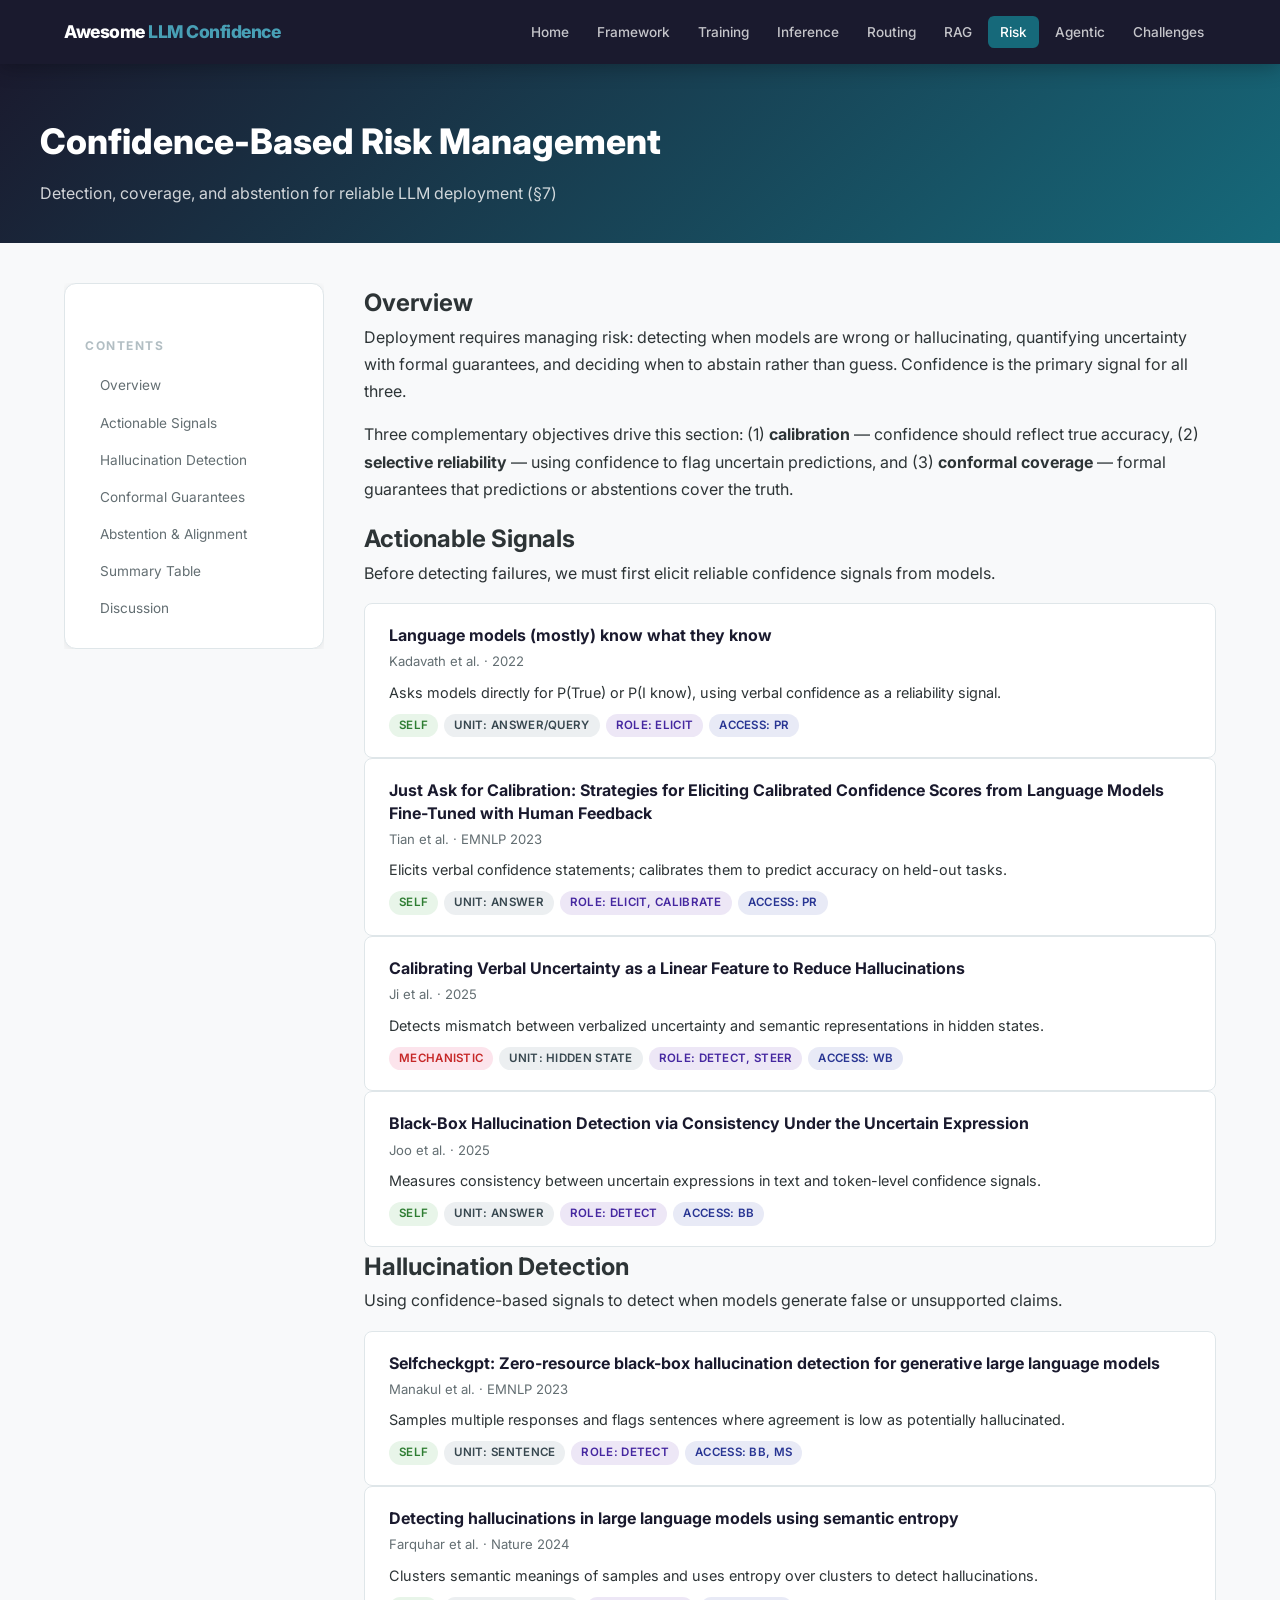
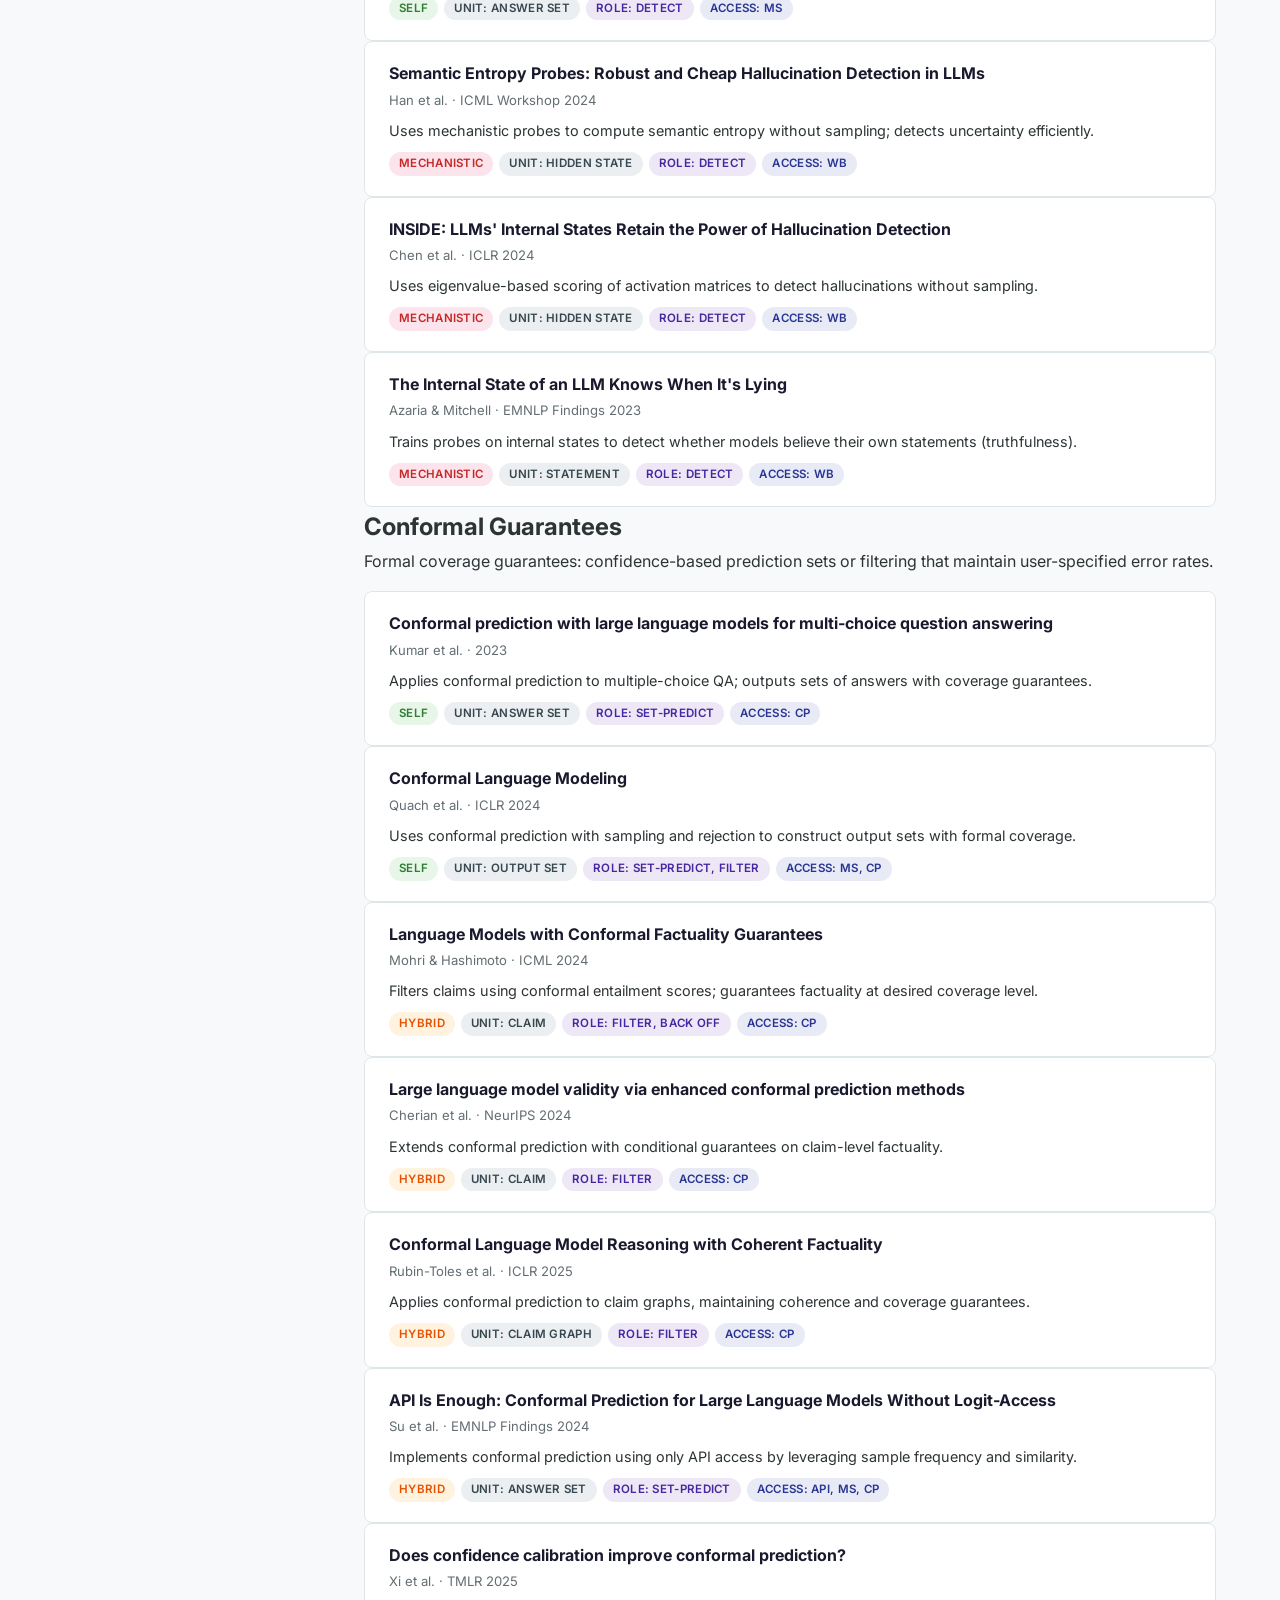
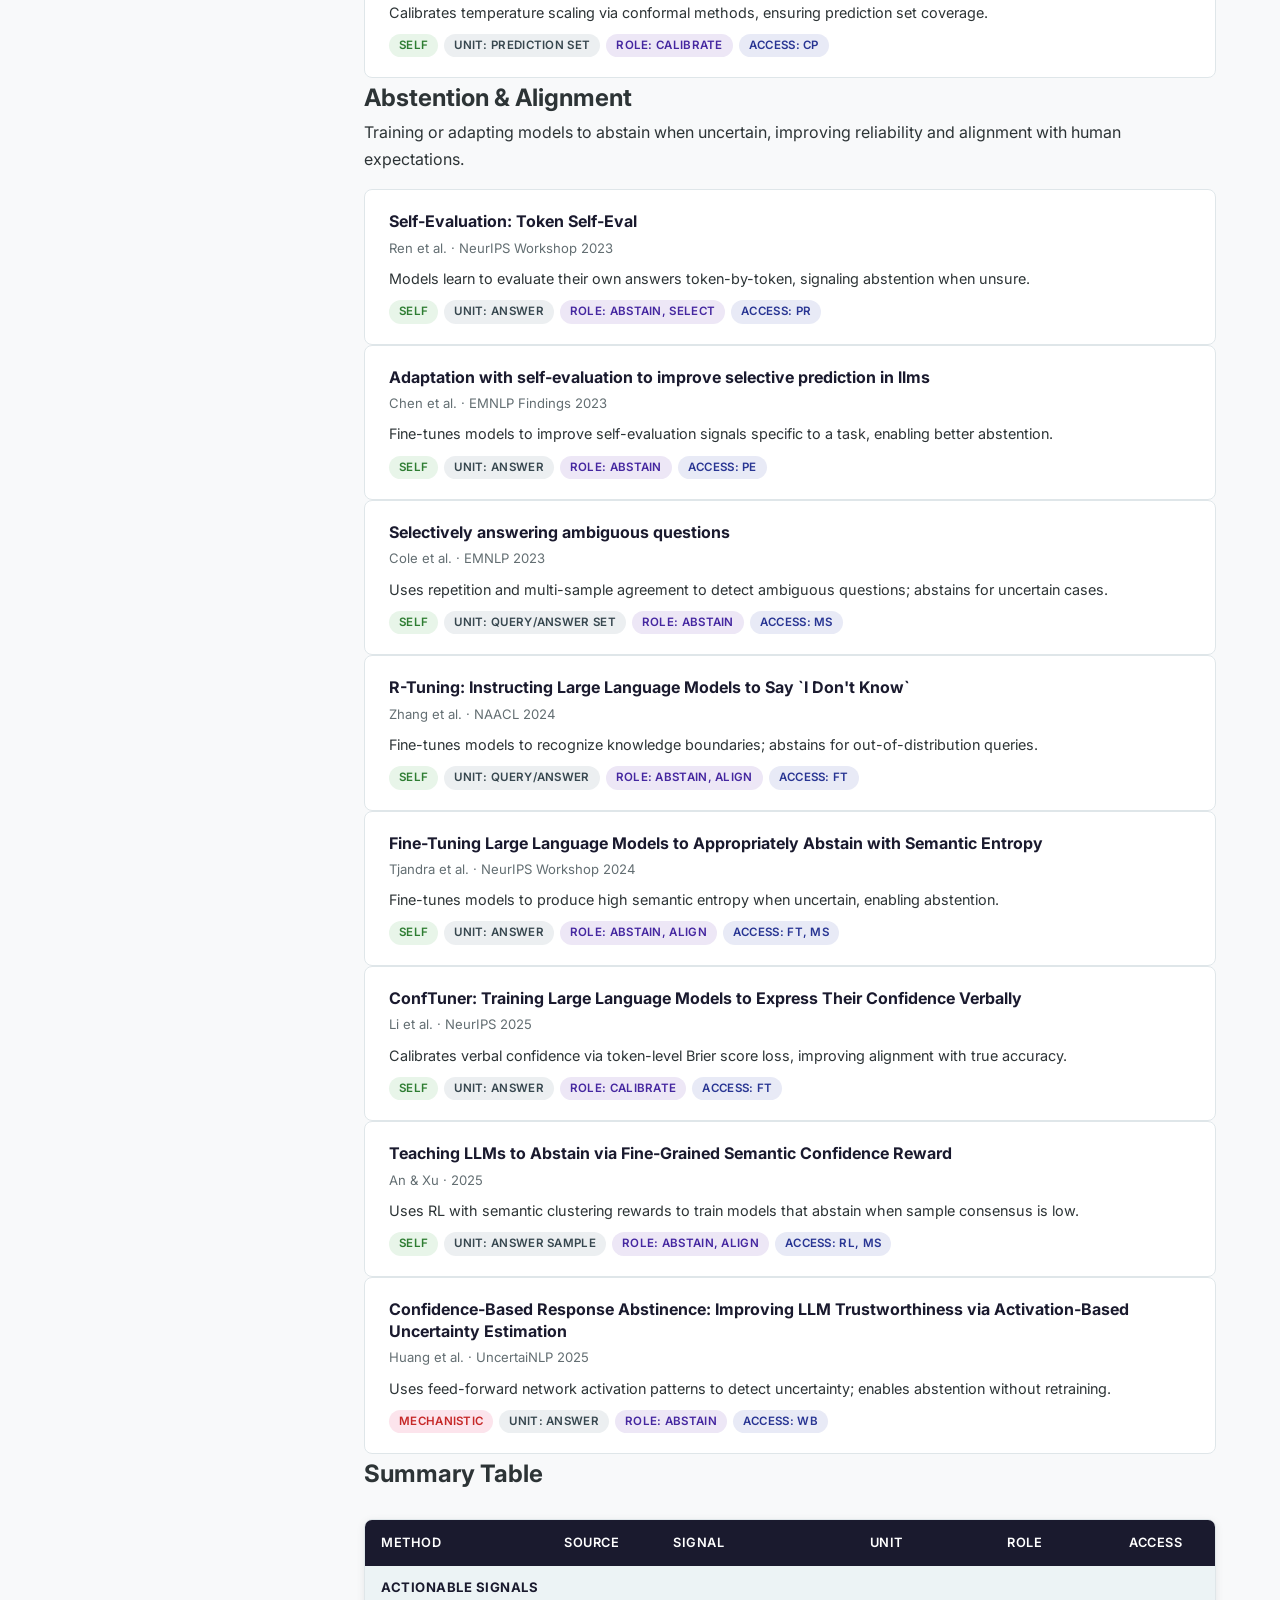
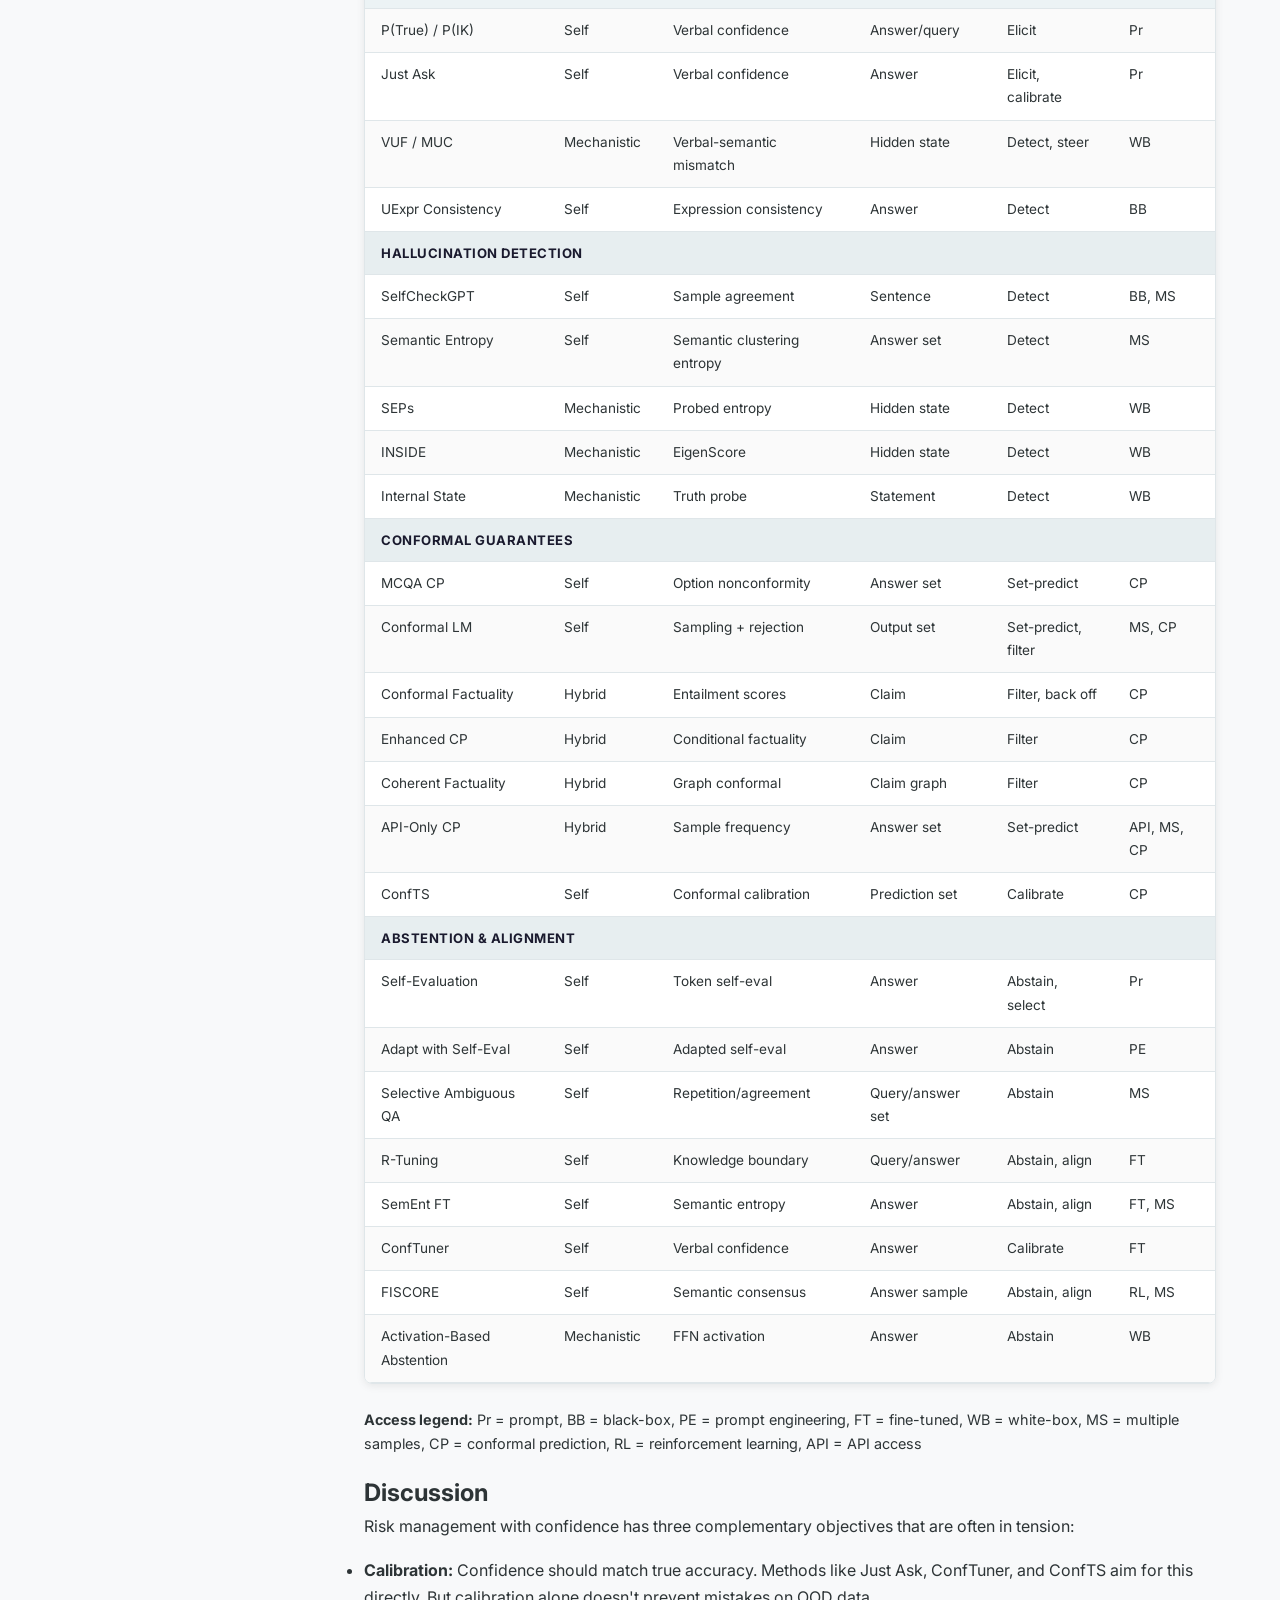
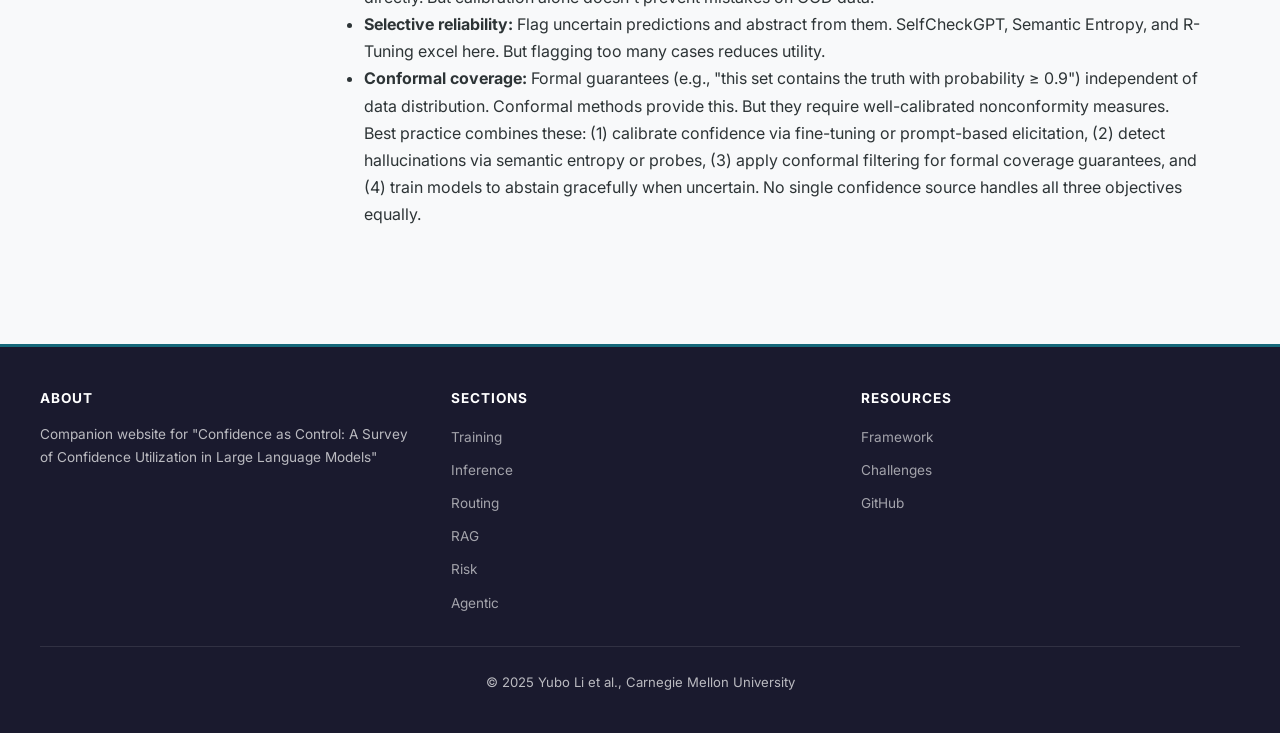
<file: pages/risk.html>
<!DOCTYPE html>
<html lang="en">
<head>
  <meta charset="UTF-8">
  <meta name="viewport" content="width=device-width, initial-scale=1.0">
  <title>Confidence-Based Risk Management | Awesome LLM Confidence</title>
  <link rel="stylesheet" href="../assets/css/style.css">
</head>
<body>
  <header class="header">
    <div class="header-inner">
      <a href="../index.html" class="logo">Awesome <span>LLM Confidence</span></a>
      <input type="checkbox" id="nav-toggle" class="nav-toggle">
      <label for="nav-toggle" class="nav-toggle-label"><span></span></label>
      <ul class="nav-links">
        <li><a href="../index.html">Home</a></li>
        <li><a href="framework.html">Framework</a></li>
        <li><a href="training.html">Training</a></li>
        <li><a href="inference.html">Inference</a></li>
        <li><a href="routing.html">Routing</a></li>
        <li><a href="rag.html">RAG</a></li>
        <li><a href="risk.html" class="active">Risk</a></li>
        <li><a href="agentic.html">Agentic</a></li>
        <li><a href="challenges.html">Challenges</a></li>
      </ul>
    </div>
  </header>

  <div class="page-hero">
    <h1>Confidence-Based Risk Management</h1>
    <p>Detection, coverage, and abstention for reliable LLM deployment (§7)</p>
  </div>

  <div class="page-layout">
    <aside class="sidebar">
      <nav class="toc">
        <h3>Contents</h3>
        <ul>
          <li><a href="#overview">Overview</a></li>
          <li><a href="#actionable-signals">Actionable Signals</a></li>
          <li><a href="#hallucination-detection">Hallucination Detection</a></li>
          <li><a href="#conformal-guarantees">Conformal Guarantees</a></li>
          <li><a href="#abstention">Abstention & Alignment</a></li>
          <li><a href="#summary-table">Summary Table</a></li>
          <li><a href="#discussion">Discussion</a></li>
        </ul>
      </nav>
    </aside>

    <main>
      <section id="overview">
        <h2>Overview</h2>
        <p>
          Deployment requires managing risk: detecting when models are wrong or hallucinating, quantifying uncertainty with 
          formal guarantees, and deciding when to abstain rather than guess. Confidence is the primary signal for all three.
        </p>
        <p>
          Three complementary objectives drive this section: (1) <strong>calibration</strong> — confidence should reflect true 
          accuracy, (2) <strong>selective reliability</strong> — using confidence to flag uncertain predictions, and 
          (3) <strong>conformal coverage</strong> — formal guarantees that predictions or abstentions cover the truth.
        </p>
      </section>

      <section id="actionable-signals">
        <h2>Actionable Signals</h2>
        <p>
          Before detecting failures, we must first elicit reliable confidence signals from models.
        </p>

        <div class="paper-card">
          <div class="paper-title"><a href="#">Language models (mostly) know what they know</a></div>
          <div class="paper-meta">Kadavath et al. · 2022</div>
          <div class="paper-desc">Asks models directly for P(True) or P(I know), using verbal confidence as a reliability signal.</div>
          <div class="paper-tags">
            <span class="badge badge-self">Self</span>
            <span class="badge badge-unit">Unit: answer/query</span>
            <span class="badge badge-role">Role: elicit</span>
            <span class="badge badge-access">Access: Pr</span>
          </div>
        </div>

        <div class="paper-card">
          <div class="paper-title"><a href="#">Just Ask for Calibration: Strategies for Eliciting Calibrated Confidence Scores from Language Models Fine-Tuned with Human Feedback</a></div>
          <div class="paper-meta">Tian et al. · EMNLP 2023</div>
          <div class="paper-desc">Elicits verbal confidence statements; calibrates them to predict accuracy on held-out tasks.</div>
          <div class="paper-tags">
            <span class="badge badge-self">Self</span>
            <span class="badge badge-unit">Unit: answer</span>
            <span class="badge badge-role">Role: elicit, calibrate</span>
            <span class="badge badge-access">Access: Pr</span>
          </div>
        </div>

        <div class="paper-card">
          <div class="paper-title"><a href="#">Calibrating Verbal Uncertainty as a Linear Feature to Reduce Hallucinations</a></div>
          <div class="paper-meta">Ji et al. · 2025</div>
          <div class="paper-desc">Detects mismatch between verbalized uncertainty and semantic representations in hidden states.</div>
          <div class="paper-tags">
            <span class="badge badge-mech">Mechanistic</span>
            <span class="badge badge-unit">Unit: hidden state</span>
            <span class="badge badge-role">Role: detect, steer</span>
            <span class="badge badge-access">Access: WB</span>
          </div>
        </div>

        <div class="paper-card">
          <div class="paper-title"><a href="#">Black-Box Hallucination Detection via Consistency Under the Uncertain Expression</a></div>
          <div class="paper-meta">Joo et al. · 2025</div>
          <div class="paper-desc">Measures consistency between uncertain expressions in text and token-level confidence signals.</div>
          <div class="paper-tags">
            <span class="badge badge-self">Self</span>
            <span class="badge badge-unit">Unit: answer</span>
            <span class="badge badge-role">Role: detect</span>
            <span class="badge badge-access">Access: BB</span>
          </div>
        </div>
      </section>

      <section id="hallucination-detection">
        <h2>Hallucination Detection</h2>
        <p>
          Using confidence-based signals to detect when models generate false or unsupported claims.
        </p>

        <div class="paper-card">
          <div class="paper-title"><a href="#">Selfcheckgpt: Zero-resource black-box hallucination detection for generative large language models</a></div>
          <div class="paper-meta">Manakul et al. · EMNLP 2023</div>
          <div class="paper-desc">Samples multiple responses and flags sentences where agreement is low as potentially hallucinated.</div>
          <div class="paper-tags">
            <span class="badge badge-self">Self</span>
            <span class="badge badge-unit">Unit: sentence</span>
            <span class="badge badge-role">Role: detect</span>
            <span class="badge badge-access">Access: BB, MS</span>
          </div>
        </div>

        <div class="paper-card">
          <div class="paper-title"><a href="#">Detecting hallucinations in large language models using semantic entropy</a></div>
          <div class="paper-meta">Farquhar et al. · Nature 2024</div>
          <div class="paper-desc">Clusters semantic meanings of samples and uses entropy over clusters to detect hallucinations.</div>
          <div class="paper-tags">
            <span class="badge badge-self">Self</span>
            <span class="badge badge-unit">Unit: answer set</span>
            <span class="badge badge-role">Role: detect</span>
            <span class="badge badge-access">Access: MS</span>
          </div>
        </div>

        <div class="paper-card">
          <div class="paper-title"><a href="#">Semantic Entropy Probes: Robust and Cheap Hallucination Detection in LLMs</a></div>
          <div class="paper-meta">Han et al. · ICML Workshop 2024</div>
          <div class="paper-desc">Uses mechanistic probes to compute semantic entropy without sampling; detects uncertainty efficiently.</div>
          <div class="paper-tags">
            <span class="badge badge-mech">Mechanistic</span>
            <span class="badge badge-unit">Unit: hidden state</span>
            <span class="badge badge-role">Role: detect</span>
            <span class="badge badge-access">Access: WB</span>
          </div>
        </div>

        <div class="paper-card">
          <div class="paper-title"><a href="#">INSIDE: LLMs' Internal States Retain the Power of Hallucination Detection</a></div>
          <div class="paper-meta">Chen et al. · ICLR 2024</div>
          <div class="paper-desc">Uses eigenvalue-based scoring of activation matrices to detect hallucinations without sampling.</div>
          <div class="paper-tags">
            <span class="badge badge-mech">Mechanistic</span>
            <span class="badge badge-unit">Unit: hidden state</span>
            <span class="badge badge-role">Role: detect</span>
            <span class="badge badge-access">Access: WB</span>
          </div>
        </div>

        <div class="paper-card">
          <div class="paper-title"><a href="#">The Internal State of an LLM Knows When It's Lying</a></div>
          <div class="paper-meta">Azaria & Mitchell · EMNLP Findings 2023</div>
          <div class="paper-desc">Trains probes on internal states to detect whether models believe their own statements (truthfulness).</div>
          <div class="paper-tags">
            <span class="badge badge-mech">Mechanistic</span>
            <span class="badge badge-unit">Unit: statement</span>
            <span class="badge badge-role">Role: detect</span>
            <span class="badge badge-access">Access: WB</span>
          </div>
        </div>
      </section>

      <section id="conformal-guarantees">
        <h2>Conformal Guarantees</h2>
        <p>
          Formal coverage guarantees: confidence-based prediction sets or filtering that maintain user-specified error rates.
        </p>

        <div class="paper-card">
          <div class="paper-title"><a href="#">Conformal prediction with large language models for multi-choice question answering</a></div>
          <div class="paper-meta">Kumar et al. · 2023</div>
          <div class="paper-desc">Applies conformal prediction to multiple-choice QA; outputs sets of answers with coverage guarantees.</div>
          <div class="paper-tags">
            <span class="badge badge-self">Self</span>
            <span class="badge badge-unit">Unit: answer set</span>
            <span class="badge badge-role">Role: set-predict</span>
            <span class="badge badge-access">Access: CP</span>
          </div>
        </div>

        <div class="paper-card">
          <div class="paper-title"><a href="#">Conformal Language Modeling</a></div>
          <div class="paper-meta">Quach et al. · ICLR 2024</div>
          <div class="paper-desc">Uses conformal prediction with sampling and rejection to construct output sets with formal coverage.</div>
          <div class="paper-tags">
            <span class="badge badge-self">Self</span>
            <span class="badge badge-unit">Unit: output set</span>
            <span class="badge badge-role">Role: set-predict, filter</span>
            <span class="badge badge-access">Access: MS, CP</span>
          </div>
        </div>

        <div class="paper-card">
          <div class="paper-title"><a href="#">Language Models with Conformal Factuality Guarantees</a></div>
          <div class="paper-meta">Mohri & Hashimoto · ICML 2024</div>
          <div class="paper-desc">Filters claims using conformal entailment scores; guarantees factuality at desired coverage level.</div>
          <div class="paper-tags">
            <span class="badge badge-hybrid">Hybrid</span>
            <span class="badge badge-unit">Unit: claim</span>
            <span class="badge badge-role">Role: filter, back off</span>
            <span class="badge badge-access">Access: CP</span>
          </div>
        </div>

        <div class="paper-card">
          <div class="paper-title"><a href="#">Large language model validity via enhanced conformal prediction methods</a></div>
          <div class="paper-meta">Cherian et al. · NeurIPS 2024</div>
          <div class="paper-desc">Extends conformal prediction with conditional guarantees on claim-level factuality.</div>
          <div class="paper-tags">
            <span class="badge badge-hybrid">Hybrid</span>
            <span class="badge badge-unit">Unit: claim</span>
            <span class="badge badge-role">Role: filter</span>
            <span class="badge badge-access">Access: CP</span>
          </div>
        </div>

        <div class="paper-card">
          <div class="paper-title"><a href="#">Conformal Language Model Reasoning with Coherent Factuality</a></div>
          <div class="paper-meta">Rubin-Toles et al. · ICLR 2025</div>
          <div class="paper-desc">Applies conformal prediction to claim graphs, maintaining coherence and coverage guarantees.</div>
          <div class="paper-tags">
            <span class="badge badge-hybrid">Hybrid</span>
            <span class="badge badge-unit">Unit: claim graph</span>
            <span class="badge badge-role">Role: filter</span>
            <span class="badge badge-access">Access: CP</span>
          </div>
        </div>

        <div class="paper-card">
          <div class="paper-title"><a href="#">API Is Enough: Conformal Prediction for Large Language Models Without Logit-Access</a></div>
          <div class="paper-meta">Su et al. · EMNLP Findings 2024</div>
          <div class="paper-desc">Implements conformal prediction using only API access by leveraging sample frequency and similarity.</div>
          <div class="paper-tags">
            <span class="badge badge-hybrid">Hybrid</span>
            <span class="badge badge-unit">Unit: answer set</span>
            <span class="badge badge-role">Role: set-predict</span>
            <span class="badge badge-access">Access: API, MS, CP</span>
          </div>
        </div>

        <div class="paper-card">
          <div class="paper-title"><a href="#">Does confidence calibration improve conformal prediction?</a></div>
          <div class="paper-meta">Xi et al. · TMLR 2025</div>
          <div class="paper-desc">Calibrates temperature scaling via conformal methods, ensuring prediction set coverage.</div>
          <div class="paper-tags">
            <span class="badge badge-self">Self</span>
            <span class="badge badge-unit">Unit: prediction set</span>
            <span class="badge badge-role">Role: calibrate</span>
            <span class="badge badge-access">Access: CP</span>
          </div>
        </div>
      </section>

      <section id="abstention">
        <h2>Abstention & Alignment</h2>
        <p>
          Training or adapting models to abstain when uncertain, improving reliability and alignment with human expectations.
        </p>

        <div class="paper-card">
          <div class="paper-title"><a href="#">Self-Evaluation: Token Self-Eval</a></div>
          <div class="paper-meta">Ren et al. · NeurIPS Workshop 2023</div>
          <div class="paper-desc">Models learn to evaluate their own answers token-by-token, signaling abstention when unsure.</div>
          <div class="paper-tags">
            <span class="badge badge-self">Self</span>
            <span class="badge badge-unit">Unit: answer</span>
            <span class="badge badge-role">Role: abstain, select</span>
            <span class="badge badge-access">Access: Pr</span>
          </div>
        </div>

        <div class="paper-card">
          <div class="paper-title"><a href="#">Adaptation with self-evaluation to improve selective prediction in llms</a></div>
          <div class="paper-meta">Chen et al. · EMNLP Findings 2023</div>
          <div class="paper-desc">Fine-tunes models to improve self-evaluation signals specific to a task, enabling better abstention.</div>
          <div class="paper-tags">
            <span class="badge badge-self">Self</span>
            <span class="badge badge-unit">Unit: answer</span>
            <span class="badge badge-role">Role: abstain</span>
            <span class="badge badge-access">Access: PE</span>
          </div>
        </div>

        <div class="paper-card">
          <div class="paper-title"><a href="#">Selectively answering ambiguous questions</a></div>
          <div class="paper-meta">Cole et al. · EMNLP 2023</div>
          <div class="paper-desc">Uses repetition and multi-sample agreement to detect ambiguous questions; abstains for uncertain cases.</div>
          <div class="paper-tags">
            <span class="badge badge-self">Self</span>
            <span class="badge badge-unit">Unit: query/answer set</span>
            <span class="badge badge-role">Role: abstain</span>
            <span class="badge badge-access">Access: MS</span>
          </div>
        </div>

        <div class="paper-card">
          <div class="paper-title"><a href="#">R-Tuning: Instructing Large Language Models to Say `I Don't Know`</a></div>
          <div class="paper-meta">Zhang et al. · NAACL 2024</div>
          <div class="paper-desc">Fine-tunes models to recognize knowledge boundaries; abstains for out-of-distribution queries.</div>
          <div class="paper-tags">
            <span class="badge badge-self">Self</span>
            <span class="badge badge-unit">Unit: query/answer</span>
            <span class="badge badge-role">Role: abstain, align</span>
            <span class="badge badge-access">Access: FT</span>
          </div>
        </div>

        <div class="paper-card">
          <div class="paper-title"><a href="#">Fine-Tuning Large Language Models to Appropriately Abstain with Semantic Entropy</a></div>
          <div class="paper-meta">Tjandra et al. · NeurIPS Workshop 2024</div>
          <div class="paper-desc">Fine-tunes models to produce high semantic entropy when uncertain, enabling abstention.</div>
          <div class="paper-tags">
            <span class="badge badge-self">Self</span>
            <span class="badge badge-unit">Unit: answer</span>
            <span class="badge badge-role">Role: abstain, align</span>
            <span class="badge badge-access">Access: FT, MS</span>
          </div>
        </div>

        <div class="paper-card">
          <div class="paper-title"><a href="#">ConfTuner: Training Large Language Models to Express Their Confidence Verbally</a></div>
          <div class="paper-meta">Li et al. · NeurIPS 2025</div>
          <div class="paper-desc">Calibrates verbal confidence via token-level Brier score loss, improving alignment with true accuracy.</div>
          <div class="paper-tags">
            <span class="badge badge-self">Self</span>
            <span class="badge badge-unit">Unit: answer</span>
            <span class="badge badge-role">Role: calibrate</span>
            <span class="badge badge-access">Access: FT</span>
          </div>
        </div>

        <div class="paper-card">
          <div class="paper-title"><a href="#">Teaching LLMs to Abstain via Fine-Grained Semantic Confidence Reward</a></div>
          <div class="paper-meta">An & Xu · 2025</div>
          <div class="paper-desc">Uses RL with semantic clustering rewards to train models that abstain when sample consensus is low.</div>
          <div class="paper-tags">
            <span class="badge badge-self">Self</span>
            <span class="badge badge-unit">Unit: answer sample</span>
            <span class="badge badge-role">Role: abstain, align</span>
            <span class="badge badge-access">Access: RL, MS</span>
          </div>
        </div>

        <div class="paper-card">
          <div class="paper-title"><a href="#">Confidence-Based Response Abstinence: Improving LLM Trustworthiness via Activation-Based Uncertainty Estimation</a></div>
          <div class="paper-meta">Huang et al. · UncertaiNLP 2025</div>
          <div class="paper-desc">Uses feed-forward network activation patterns to detect uncertainty; enables abstention without retraining.</div>
          <div class="paper-tags">
            <span class="badge badge-mech">Mechanistic</span>
            <span class="badge badge-unit">Unit: answer</span>
            <span class="badge badge-role">Role: abstain</span>
            <span class="badge badge-access">Access: WB</span>
          </div>
        </div>
      </section>

      <section id="summary-table">
        <h2>Summary Table</h2>
        <div class="table-container">
          <table>
            <thead>
              <tr>
                <th>Method</th>
                <th>Source</th>
                <th>Signal</th>
                <th>Unit</th>
                <th>Role</th>
                <th>Access</th>
              </tr>
            </thead>
            <tbody>
              <tr class="table-group-header">
                <td colspan="6">Actionable Signals</td>
              </tr>
              <tr>
                <td>P(True) / P(IK)</td>
                <td>Self</td>
                <td>Verbal confidence</td>
                <td>Answer/query</td>
                <td>Elicit</td>
                <td>Pr</td>
              </tr>
              <tr>
                <td>Just Ask</td>
                <td>Self</td>
                <td>Verbal confidence</td>
                <td>Answer</td>
                <td>Elicit, calibrate</td>
                <td>Pr</td>
              </tr>
              <tr>
                <td>VUF / MUC</td>
                <td>Mechanistic</td>
                <td>Verbal-semantic mismatch</td>
                <td>Hidden state</td>
                <td>Detect, steer</td>
                <td>WB</td>
              </tr>
              <tr>
                <td>UExpr Consistency</td>
                <td>Self</td>
                <td>Expression consistency</td>
                <td>Answer</td>
                <td>Detect</td>
                <td>BB</td>
              </tr>

              <tr class="table-group-header">
                <td colspan="6">Hallucination Detection</td>
              </tr>
              <tr>
                <td>SelfCheckGPT</td>
                <td>Self</td>
                <td>Sample agreement</td>
                <td>Sentence</td>
                <td>Detect</td>
                <td>BB, MS</td>
              </tr>
              <tr>
                <td>Semantic Entropy</td>
                <td>Self</td>
                <td>Semantic clustering entropy</td>
                <td>Answer set</td>
                <td>Detect</td>
                <td>MS</td>
              </tr>
              <tr>
                <td>SEPs</td>
                <td>Mechanistic</td>
                <td>Probed entropy</td>
                <td>Hidden state</td>
                <td>Detect</td>
                <td>WB</td>
              </tr>
              <tr>
                <td>INSIDE</td>
                <td>Mechanistic</td>
                <td>EigenScore</td>
                <td>Hidden state</td>
                <td>Detect</td>
                <td>WB</td>
              </tr>
              <tr>
                <td>Internal State</td>
                <td>Mechanistic</td>
                <td>Truth probe</td>
                <td>Statement</td>
                <td>Detect</td>
                <td>WB</td>
              </tr>

              <tr class="table-group-header">
                <td colspan="6">Conformal Guarantees</td>
              </tr>
              <tr>
                <td>MCQA CP</td>
                <td>Self</td>
                <td>Option nonconformity</td>
                <td>Answer set</td>
                <td>Set-predict</td>
                <td>CP</td>
              </tr>
              <tr>
                <td>Conformal LM</td>
                <td>Self</td>
                <td>Sampling + rejection</td>
                <td>Output set</td>
                <td>Set-predict, filter</td>
                <td>MS, CP</td>
              </tr>
              <tr>
                <td>Conformal Factuality</td>
                <td>Hybrid</td>
                <td>Entailment scores</td>
                <td>Claim</td>
                <td>Filter, back off</td>
                <td>CP</td>
              </tr>
              <tr>
                <td>Enhanced CP</td>
                <td>Hybrid</td>
                <td>Conditional factuality</td>
                <td>Claim</td>
                <td>Filter</td>
                <td>CP</td>
              </tr>
              <tr>
                <td>Coherent Factuality</td>
                <td>Hybrid</td>
                <td>Graph conformal</td>
                <td>Claim graph</td>
                <td>Filter</td>
                <td>CP</td>
              </tr>
              <tr>
                <td>API-Only CP</td>
                <td>Hybrid</td>
                <td>Sample frequency</td>
                <td>Answer set</td>
                <td>Set-predict</td>
                <td>API, MS, CP</td>
              </tr>
              <tr>
                <td>ConfTS</td>
                <td>Self</td>
                <td>Conformal calibration</td>
                <td>Prediction set</td>
                <td>Calibrate</td>
                <td>CP</td>
              </tr>

              <tr class="table-group-header">
                <td colspan="6">Abstention & Alignment</td>
              </tr>
              <tr>
                <td>Self-Evaluation</td>
                <td>Self</td>
                <td>Token self-eval</td>
                <td>Answer</td>
                <td>Abstain, select</td>
                <td>Pr</td>
              </tr>
              <tr>
                <td>Adapt with Self-Eval</td>
                <td>Self</td>
                <td>Adapted self-eval</td>
                <td>Answer</td>
                <td>Abstain</td>
                <td>PE</td>
              </tr>
              <tr>
                <td>Selective Ambiguous QA</td>
                <td>Self</td>
                <td>Repetition/agreement</td>
                <td>Query/answer set</td>
                <td>Abstain</td>
                <td>MS</td>
              </tr>
              <tr>
                <td>R-Tuning</td>
                <td>Self</td>
                <td>Knowledge boundary</td>
                <td>Query/answer</td>
                <td>Abstain, align</td>
                <td>FT</td>
              </tr>
              <tr>
                <td>SemEnt FT</td>
                <td>Self</td>
                <td>Semantic entropy</td>
                <td>Answer</td>
                <td>Abstain, align</td>
                <td>FT, MS</td>
              </tr>
              <tr>
                <td>ConfTuner</td>
                <td>Self</td>
                <td>Verbal confidence</td>
                <td>Answer</td>
                <td>Calibrate</td>
                <td>FT</td>
              </tr>
              <tr>
                <td>FISCORE</td>
                <td>Self</td>
                <td>Semantic consensus</td>
                <td>Answer sample</td>
                <td>Abstain, align</td>
                <td>RL, MS</td>
              </tr>
              <tr>
                <td>Activation-Based Abstention</td>
                <td>Mechanistic</td>
                <td>FFN activation</td>
                <td>Answer</td>
                <td>Abstain</td>
                <td>WB</td>
              </tr>
            </tbody>
          </table>
        </div>
        <p style="margin-top: 1rem; font-size: 0.9rem;">
          <strong>Access legend:</strong> Pr = prompt, BB = black-box, PE = prompt engineering, 
          FT = fine-tuned, WB = white-box, MS = multiple samples, CP = conformal prediction, RL = reinforcement learning, API = API access
        </p>
      </section>

      <section id="discussion">
        <h2>Discussion</h2>
        <p>
          Risk management with confidence has three complementary objectives that are often in tension:
        </p>
        <ul>
          <li>
            <strong>Calibration:</strong> Confidence should match true accuracy. Methods like Just Ask, ConfTuner, and ConfTS 
            aim for this directly. But calibration alone doesn't prevent mistakes on OOD data.
          </li>
          <li>
            <strong>Selective reliability:</strong> Flag uncertain predictions and abstract from them. SelfCheckGPT, Semantic Entropy, 
            and R-Tuning excel here. But flagging too many cases reduces utility.
          </li>
          <li>
            <strong>Conformal coverage:</strong> Formal guarantees (e.g., "this set contains the truth with probability ≥ 0.9") 
            independent of data distribution. Conformal methods provide this. But they require well-calibrated nonconformity measures.
          </li>
        </ul>
        <p>
          Best practice combines these: (1) calibrate confidence via fine-tuning or prompt-based elicitation, (2) detect hallucinations 
          via semantic entropy or probes, (3) apply conformal filtering for formal coverage guarantees, and (4) train models to 
          abstain gracefully when uncertain. No single confidence source handles all three objectives equally.
        </p>
      </section>

    </main>
  </div>

  <footer class="footer">
    <div class="footer-inner">
      <div><h4>About</h4><p style="font-size:0.85rem;">Companion website for "Confidence as Control: A Survey of Confidence Utilization in Large Language Models"</p></div>
      <div><h4>Sections</h4><ul>
        <li><a href="training.html">Training</a></li><li><a href="inference.html">Inference</a></li>
        <li><a href="routing.html">Routing</a></li><li><a href="rag.html">RAG</a></li>
        <li><a href="risk.html">Risk</a></li><li><a href="agentic.html">Agentic</a></li>
      </ul></div>
      <div><h4>Resources</h4><ul>
        <li><a href="framework.html">Framework</a></li><li><a href="challenges.html">Challenges</a></li>
        <li><a href="https://github.com/yubol-bobo/awesome-llm-confidence">GitHub</a></li>
      </ul></div>
    </div>
    <div class="footer-bottom"><p>&copy; 2025 Yubo Li et al., Carnegie Mellon University</p></div>
  </footer>
</body>
</html>
</file>
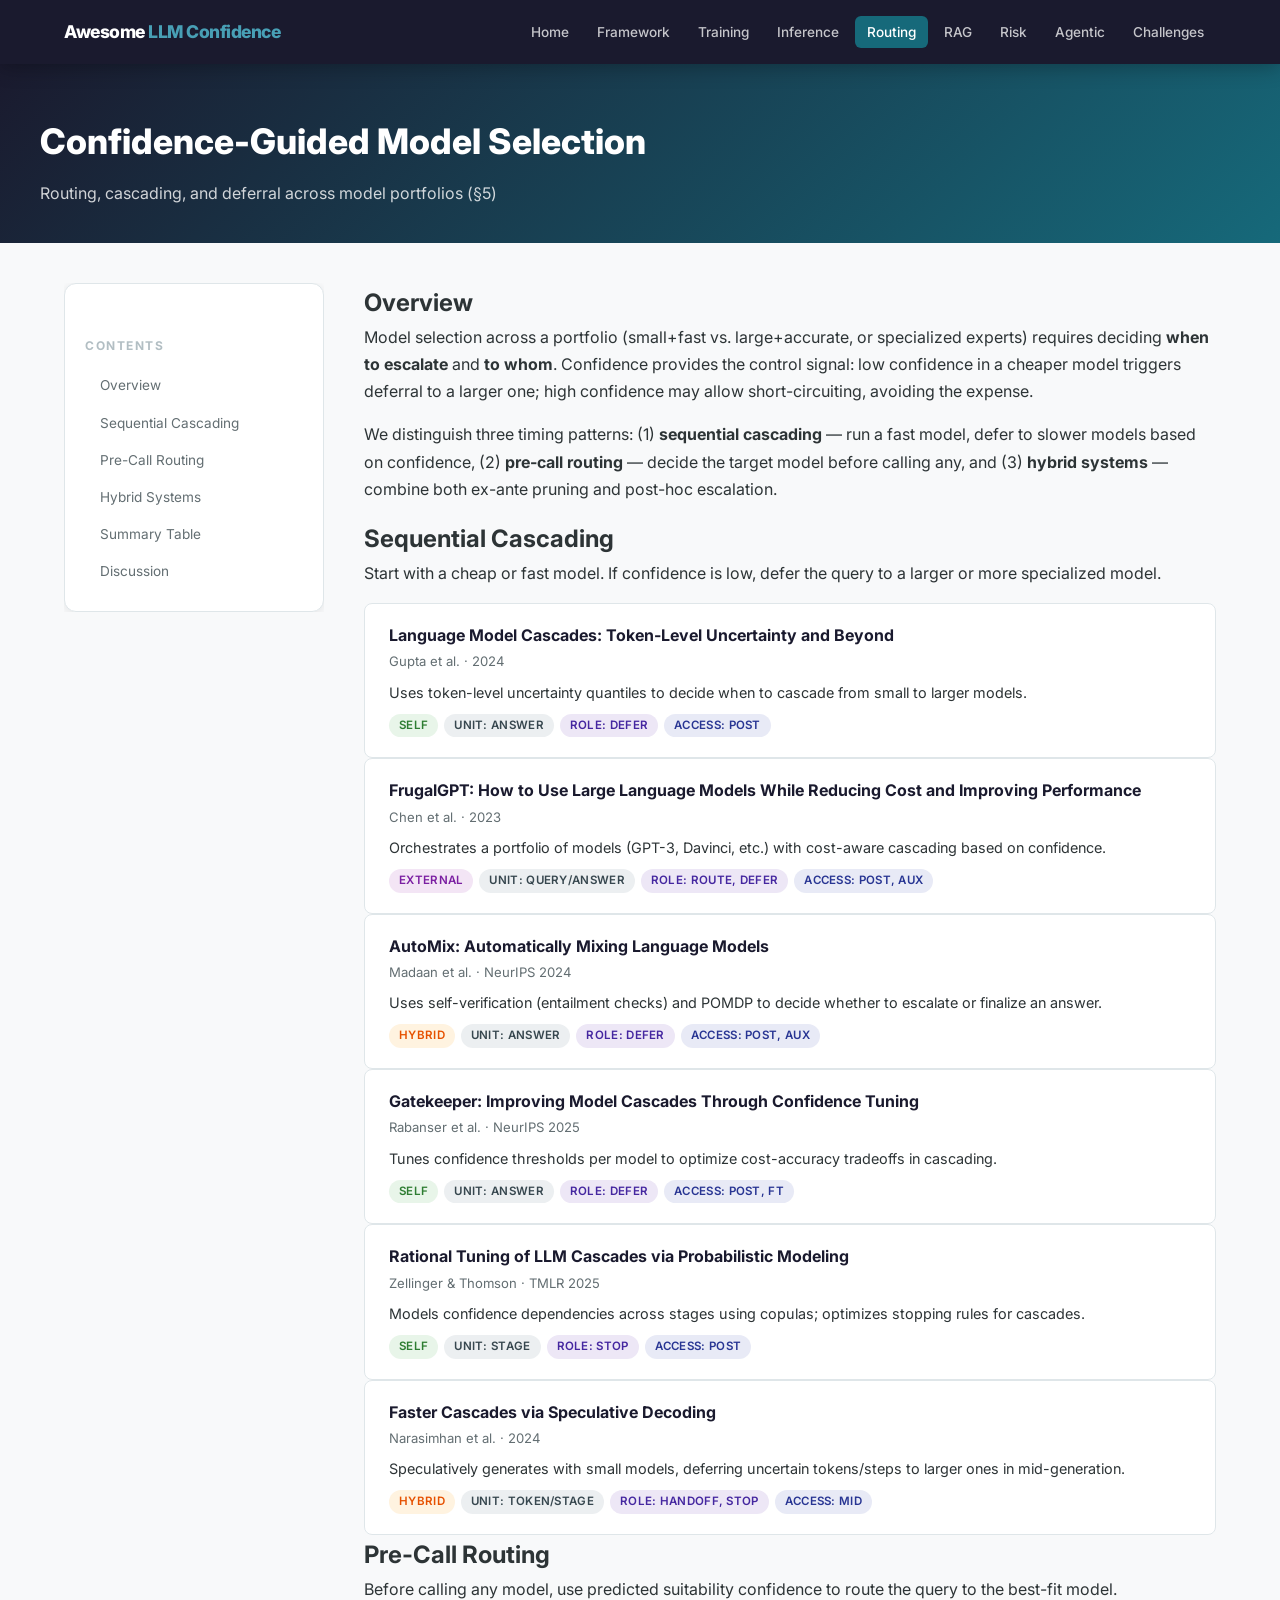
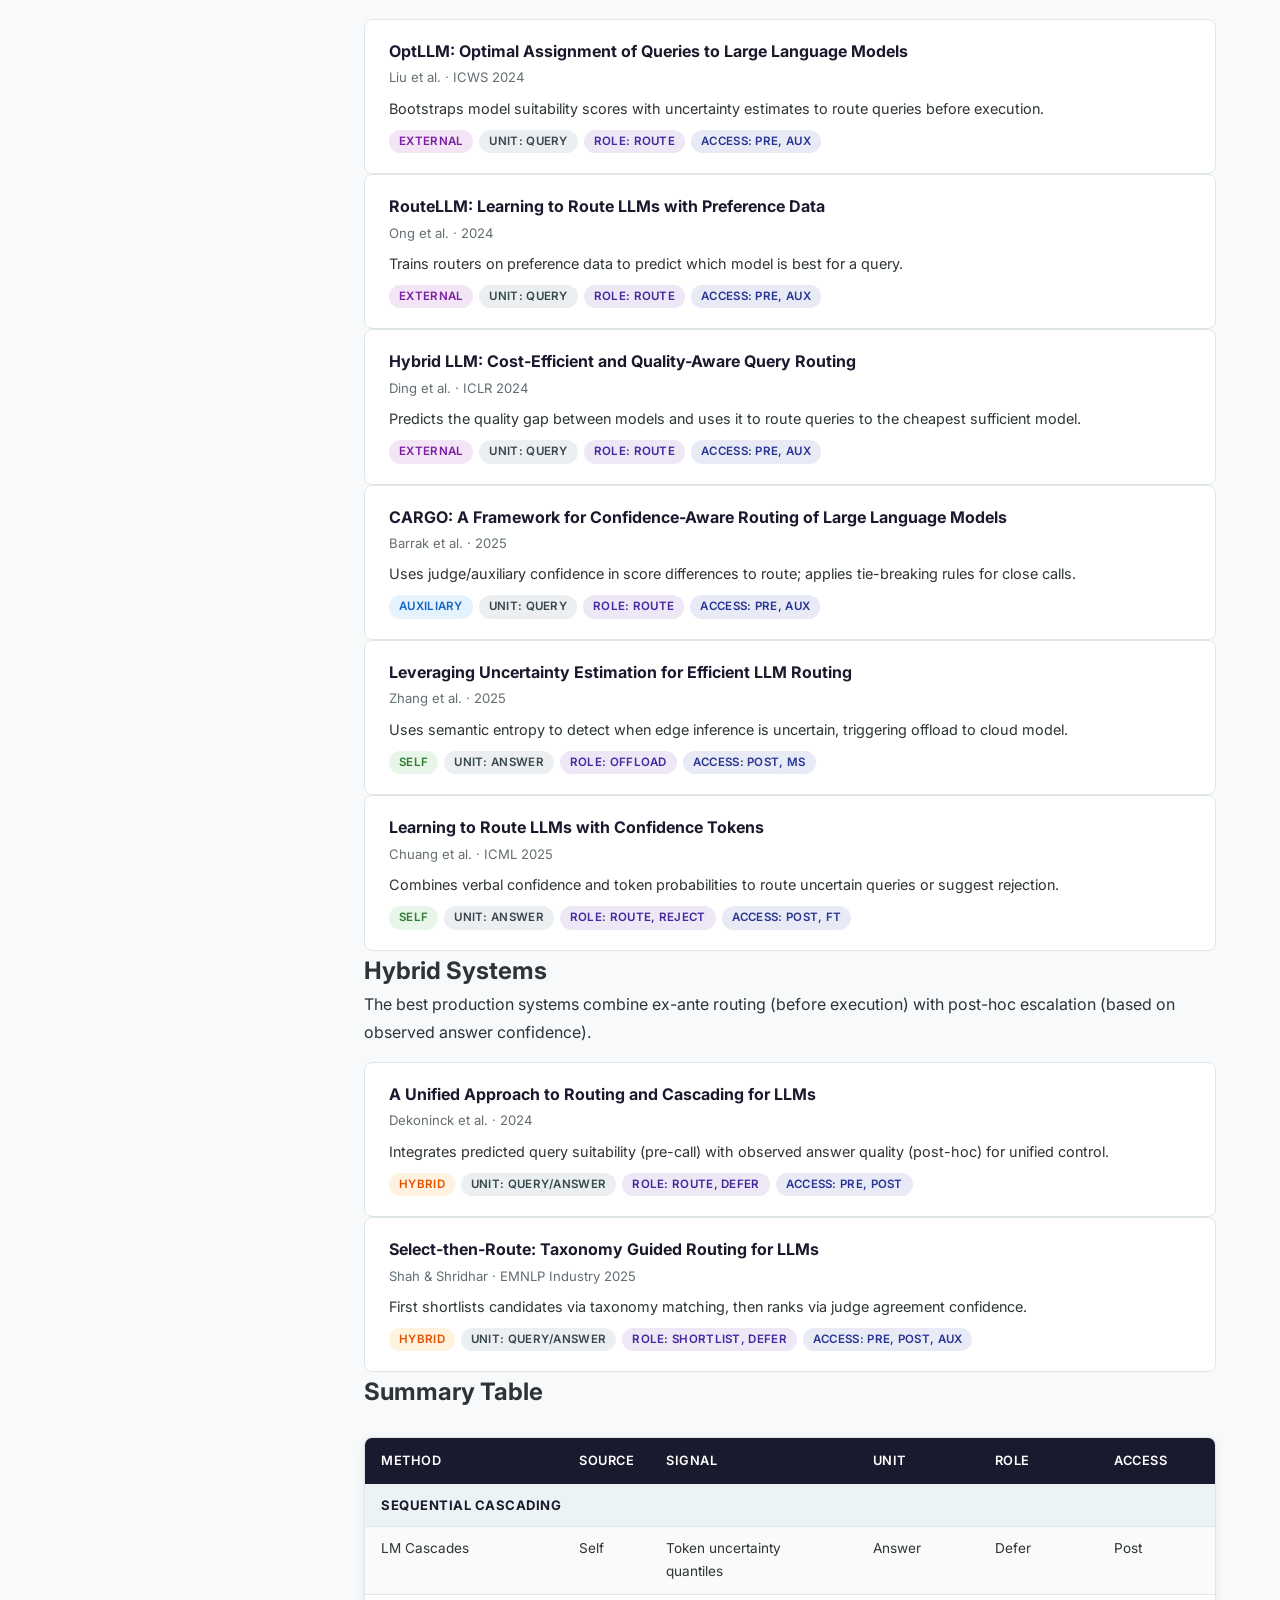
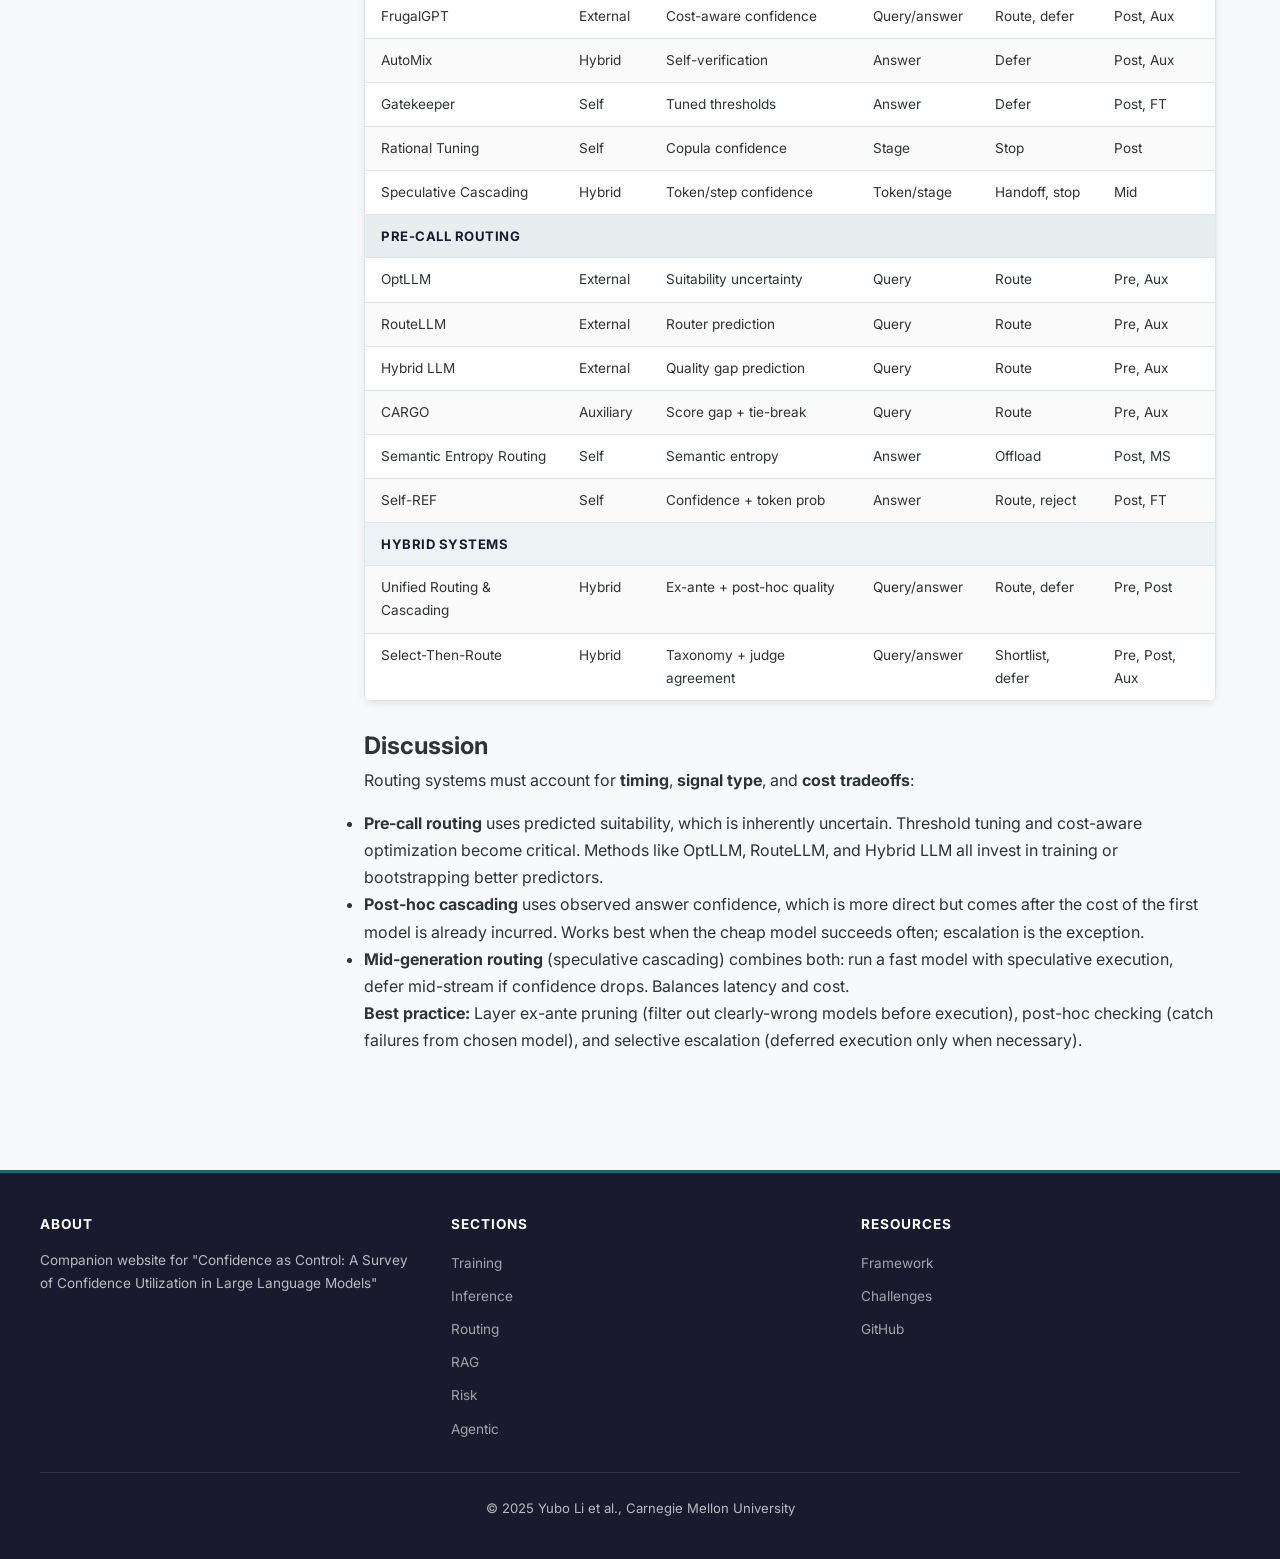
<file: pages/routing.html>
<!DOCTYPE html>
<html lang="en">
<head>
  <meta charset="UTF-8">
  <meta name="viewport" content="width=device-width, initial-scale=1.0">
  <title>Confidence-Guided Model Selection | Awesome LLM Confidence</title>
  <link rel="stylesheet" href="../assets/css/style.css">
</head>
<body>
  <header class="header">
    <div class="header-inner">
      <a href="../index.html" class="logo">Awesome <span>LLM Confidence</span></a>
      <input type="checkbox" id="nav-toggle" class="nav-toggle">
      <label for="nav-toggle" class="nav-toggle-label"><span></span></label>
      <ul class="nav-links">
        <li><a href="../index.html">Home</a></li>
        <li><a href="framework.html">Framework</a></li>
        <li><a href="training.html">Training</a></li>
        <li><a href="inference.html">Inference</a></li>
        <li><a href="routing.html" class="active">Routing</a></li>
        <li><a href="rag.html">RAG</a></li>
        <li><a href="risk.html">Risk</a></li>
        <li><a href="agentic.html">Agentic</a></li>
        <li><a href="challenges.html">Challenges</a></li>
      </ul>
    </div>
  </header>

  <div class="page-hero">
    <h1>Confidence-Guided Model Selection</h1>
    <p>Routing, cascading, and deferral across model portfolios (§5)</p>
  </div>

  <div class="page-layout">
    <aside class="sidebar">
      <nav class="toc">
        <h3>Contents</h3>
        <ul>
          <li><a href="#overview">Overview</a></li>
          <li><a href="#sequential-cascading">Sequential Cascading</a></li>
          <li><a href="#pre-call-routing">Pre-Call Routing</a></li>
          <li><a href="#hybrid-systems">Hybrid Systems</a></li>
          <li><a href="#summary-table">Summary Table</a></li>
          <li><a href="#discussion">Discussion</a></li>
        </ul>
      </nav>
    </aside>

    <main>
      <section id="overview">
        <h2>Overview</h2>
        <p>
          Model selection across a portfolio (small+fast vs. large+accurate, or specialized experts) requires deciding 
          <strong>when to escalate</strong> and <strong>to whom</strong>. Confidence provides the control signal: low confidence 
          in a cheaper model triggers deferral to a larger one; high confidence may allow short-circuiting, avoiding the expense.
        </p>
        <p>
          We distinguish three timing patterns: (1) <strong>sequential cascading</strong> — run a fast model, defer to slower models 
          based on confidence, (2) <strong>pre-call routing</strong> — decide the target model before calling any, and 
          (3) <strong>hybrid systems</strong> — combine both ex-ante pruning and post-hoc escalation.
        </p>
      </section>

      <section id="sequential-cascading">
        <h2>Sequential Cascading</h2>
        <p>
          Start with a cheap or fast model. If confidence is low, defer the query to a larger or more specialized model.
        </p>

        <div class="paper-card">
          <div class="paper-title"><a href="#">Language Model Cascades: Token-Level Uncertainty and Beyond</a></div>
          <div class="paper-meta">Gupta et al. · 2024</div>
          <div class="paper-desc">Uses token-level uncertainty quantiles to decide when to cascade from small to larger models.</div>
          <div class="paper-tags">
            <span class="badge badge-self">Self</span>
            <span class="badge badge-unit">Unit: answer</span>
            <span class="badge badge-role">Role: defer</span>
            <span class="badge badge-access">Access: Post</span>
          </div>
        </div>

        <div class="paper-card">
          <div class="paper-title"><a href="#">FrugalGPT: How to Use Large Language Models While Reducing Cost and Improving Performance</a></div>
          <div class="paper-meta">Chen et al. · 2023</div>
          <div class="paper-desc">Orchestrates a portfolio of models (GPT-3, Davinci, etc.) with cost-aware cascading based on confidence.</div>
          <div class="paper-tags">
            <span class="badge badge-ext">External</span>
            <span class="badge badge-unit">Unit: query/answer</span>
            <span class="badge badge-role">Role: route, defer</span>
            <span class="badge badge-access">Access: Post, Aux</span>
          </div>
        </div>

        <div class="paper-card">
          <div class="paper-title"><a href="#">AutoMix: Automatically Mixing Language Models</a></div>
          <div class="paper-meta">Madaan et al. · NeurIPS 2024</div>
          <div class="paper-desc">Uses self-verification (entailment checks) and POMDP to decide whether to escalate or finalize an answer.</div>
          <div class="paper-tags">
            <span class="badge badge-hybrid">Hybrid</span>
            <span class="badge badge-unit">Unit: answer</span>
            <span class="badge badge-role">Role: defer</span>
            <span class="badge badge-access">Access: Post, Aux</span>
          </div>
        </div>

        <div class="paper-card">
          <div class="paper-title"><a href="#">Gatekeeper: Improving Model Cascades Through Confidence Tuning</a></div>
          <div class="paper-meta">Rabanser et al. · NeurIPS 2025</div>
          <div class="paper-desc">Tunes confidence thresholds per model to optimize cost-accuracy tradeoffs in cascading.</div>
          <div class="paper-tags">
            <span class="badge badge-self">Self</span>
            <span class="badge badge-unit">Unit: answer</span>
            <span class="badge badge-role">Role: defer</span>
            <span class="badge badge-access">Access: Post, FT</span>
          </div>
        </div>

        <div class="paper-card">
          <div class="paper-title"><a href="#">Rational Tuning of LLM Cascades via Probabilistic Modeling</a></div>
          <div class="paper-meta">Zellinger & Thomson · TMLR 2025</div>
          <div class="paper-desc">Models confidence dependencies across stages using copulas; optimizes stopping rules for cascades.</div>
          <div class="paper-tags">
            <span class="badge badge-self">Self</span>
            <span class="badge badge-unit">Unit: stage</span>
            <span class="badge badge-role">Role: stop</span>
            <span class="badge badge-access">Access: Post</span>
          </div>
        </div>

        <div class="paper-card">
          <div class="paper-title"><a href="#">Faster Cascades via Speculative Decoding</a></div>
          <div class="paper-meta">Narasimhan et al. · 2024</div>
          <div class="paper-desc">Speculatively generates with small models, deferring uncertain tokens/steps to larger ones in mid-generation.</div>
          <div class="paper-tags">
            <span class="badge badge-hybrid">Hybrid</span>
            <span class="badge badge-unit">Unit: token/stage</span>
            <span class="badge badge-role">Role: handoff, stop</span>
            <span class="badge badge-access">Access: Mid</span>
          </div>
        </div>
      </section>

      <section id="pre-call-routing">
        <h2>Pre-Call Routing</h2>
        <p>
          Before calling any model, use predicted suitability confidence to route the query to the best-fit model.
        </p>

        <div class="paper-card">
          <div class="paper-title"><a href="#">OptLLM: Optimal Assignment of Queries to Large Language Models</a></div>
          <div class="paper-meta">Liu et al. · ICWS 2024</div>
          <div class="paper-desc">Bootstraps model suitability scores with uncertainty estimates to route queries before execution.</div>
          <div class="paper-tags">
            <span class="badge badge-ext">External</span>
            <span class="badge badge-unit">Unit: query</span>
            <span class="badge badge-role">Role: route</span>
            <span class="badge badge-access">Access: Pre, Aux</span>
          </div>
        </div>

        <div class="paper-card">
          <div class="paper-title"><a href="#">RouteLLM: Learning to Route LLMs with Preference Data</a></div>
          <div class="paper-meta">Ong et al. · 2024</div>
          <div class="paper-desc">Trains routers on preference data to predict which model is best for a query.</div>
          <div class="paper-tags">
            <span class="badge badge-ext">External</span>
            <span class="badge badge-unit">Unit: query</span>
            <span class="badge badge-role">Role: route</span>
            <span class="badge badge-access">Access: Pre, Aux</span>
          </div>
        </div>

        <div class="paper-card">
          <div class="paper-title"><a href="#">Hybrid LLM: Cost-Efficient and Quality-Aware Query Routing</a></div>
          <div class="paper-meta">Ding et al. · ICLR 2024</div>
          <div class="paper-desc">Predicts the quality gap between models and uses it to route queries to the cheapest sufficient model.</div>
          <div class="paper-tags">
            <span class="badge badge-ext">External</span>
            <span class="badge badge-unit">Unit: query</span>
            <span class="badge badge-role">Role: route</span>
            <span class="badge badge-access">Access: Pre, Aux</span>
          </div>
        </div>

        <div class="paper-card">
          <div class="paper-title"><a href="#">CARGO: A Framework for Confidence-Aware Routing of Large Language Models</a></div>
          <div class="paper-meta">Barrak et al. · 2025</div>
          <div class="paper-desc">Uses judge/auxiliary confidence in score differences to route; applies tie-breaking rules for close calls.</div>
          <div class="paper-tags">
            <span class="badge badge-auxiliary">Auxiliary</span>
            <span class="badge badge-unit">Unit: query</span>
            <span class="badge badge-role">Role: route</span>
            <span class="badge badge-access">Access: Pre, Aux</span>
          </div>
        </div>

        <div class="paper-card">
          <div class="paper-title"><a href="#">Leveraging Uncertainty Estimation for Efficient LLM Routing</a></div>
          <div class="paper-meta">Zhang et al. · 2025</div>
          <div class="paper-desc">Uses semantic entropy to detect when edge inference is uncertain, triggering offload to cloud model.</div>
          <div class="paper-tags">
            <span class="badge badge-self">Self</span>
            <span class="badge badge-unit">Unit: answer</span>
            <span class="badge badge-role">Role: offload</span>
            <span class="badge badge-access">Access: Post, MS</span>
          </div>
        </div>

        <div class="paper-card">
          <div class="paper-title"><a href="#">Learning to Route LLMs with Confidence Tokens</a></div>
          <div class="paper-meta">Chuang et al. · ICML 2025</div>
          <div class="paper-desc">Combines verbal confidence and token probabilities to route uncertain queries or suggest rejection.</div>
          <div class="paper-tags">
            <span class="badge badge-self">Self</span>
            <span class="badge badge-unit">Unit: answer</span>
            <span class="badge badge-role">Role: route, reject</span>
            <span class="badge badge-access">Access: Post, FT</span>
          </div>
        </div>
      </section>

      <section id="hybrid-systems">
        <h2>Hybrid Systems</h2>
        <p>
          The best production systems combine ex-ante routing (before execution) with post-hoc escalation 
          (based on observed answer confidence).
        </p>

        <div class="paper-card">
          <div class="paper-title"><a href="#">A Unified Approach to Routing and Cascading for LLMs</a></div>
          <div class="paper-meta">Dekoninck et al. · 2024</div>
          <div class="paper-desc">Integrates predicted query suitability (pre-call) with observed answer quality (post-hoc) for unified control.</div>
          <div class="paper-tags">
            <span class="badge badge-hybrid">Hybrid</span>
            <span class="badge badge-unit">Unit: query/answer</span>
            <span class="badge badge-role">Role: route, defer</span>
            <span class="badge badge-access">Access: Pre, Post</span>
          </div>
        </div>

        <div class="paper-card">
          <div class="paper-title"><a href="#">Select-then-Route: Taxonomy Guided Routing for LLMs</a></div>
          <div class="paper-meta">Shah & Shridhar · EMNLP Industry 2025</div>
          <div class="paper-desc">First shortlists candidates via taxonomy matching, then ranks via judge agreement confidence.</div>
          <div class="paper-tags">
            <span class="badge badge-hybrid">Hybrid</span>
            <span class="badge badge-unit">Unit: query/answer</span>
            <span class="badge badge-role">Role: shortlist, defer</span>
            <span class="badge badge-access">Access: Pre, Post, Aux</span>
          </div>
        </div>
      </section>

      <section id="summary-table">
        <h2>Summary Table</h2>
        <div class="table-container">
          <table>
            <thead>
              <tr>
                <th>Method</th>
                <th>Source</th>
                <th>Signal</th>
                <th>Unit</th>
                <th>Role</th>
                <th>Access</th>
              </tr>
            </thead>
            <tbody>
              <tr class="table-group-header">
                <td colspan="6">Sequential Cascading</td>
              </tr>
              <tr>
                <td>LM Cascades</td>
                <td>Self</td>
                <td>Token uncertainty quantiles</td>
                <td>Answer</td>
                <td>Defer</td>
                <td>Post</td>
              </tr>
              <tr>
                <td>FrugalGPT</td>
                <td>External</td>
                <td>Cost-aware confidence</td>
                <td>Query/answer</td>
                <td>Route, defer</td>
                <td>Post, Aux</td>
              </tr>
              <tr>
                <td>AutoMix</td>
                <td>Hybrid</td>
                <td>Self-verification</td>
                <td>Answer</td>
                <td>Defer</td>
                <td>Post, Aux</td>
              </tr>
              <tr>
                <td>Gatekeeper</td>
                <td>Self</td>
                <td>Tuned thresholds</td>
                <td>Answer</td>
                <td>Defer</td>
                <td>Post, FT</td>
              </tr>
              <tr>
                <td>Rational Tuning</td>
                <td>Self</td>
                <td>Copula confidence</td>
                <td>Stage</td>
                <td>Stop</td>
                <td>Post</td>
              </tr>
              <tr>
                <td>Speculative Cascading</td>
                <td>Hybrid</td>
                <td>Token/step confidence</td>
                <td>Token/stage</td>
                <td>Handoff, stop</td>
                <td>Mid</td>
              </tr>

              <tr class="table-group-header">
                <td colspan="6">Pre-Call Routing</td>
              </tr>
              <tr>
                <td>OptLLM</td>
                <td>External</td>
                <td>Suitability uncertainty</td>
                <td>Query</td>
                <td>Route</td>
                <td>Pre, Aux</td>
              </tr>
              <tr>
                <td>RouteLLM</td>
                <td>External</td>
                <td>Router prediction</td>
                <td>Query</td>
                <td>Route</td>
                <td>Pre, Aux</td>
              </tr>
              <tr>
                <td>Hybrid LLM</td>
                <td>External</td>
                <td>Quality gap prediction</td>
                <td>Query</td>
                <td>Route</td>
                <td>Pre, Aux</td>
              </tr>
              <tr>
                <td>CARGO</td>
                <td>Auxiliary</td>
                <td>Score gap + tie-break</td>
                <td>Query</td>
                <td>Route</td>
                <td>Pre, Aux</td>
              </tr>
              <tr>
                <td>Semantic Entropy Routing</td>
                <td>Self</td>
                <td>Semantic entropy</td>
                <td>Answer</td>
                <td>Offload</td>
                <td>Post, MS</td>
              </tr>
              <tr>
                <td>Self-REF</td>
                <td>Self</td>
                <td>Confidence + token prob</td>
                <td>Answer</td>
                <td>Route, reject</td>
                <td>Post, FT</td>
              </tr>

              <tr class="table-group-header">
                <td colspan="6">Hybrid Systems</td>
              </tr>
              <tr>
                <td>Unified Routing & Cascading</td>
                <td>Hybrid</td>
                <td>Ex-ante + post-hoc quality</td>
                <td>Query/answer</td>
                <td>Route, defer</td>
                <td>Pre, Post</td>
              </tr>
              <tr>
                <td>Select-Then-Route</td>
                <td>Hybrid</td>
                <td>Taxonomy + judge agreement</td>
                <td>Query/answer</td>
                <td>Shortlist, defer</td>
                <td>Pre, Post, Aux</td>
              </tr>
            </tbody>
          </table>
        </div>
      </section>

      <section id="discussion">
        <h2>Discussion</h2>
        <p>
          Routing systems must account for <strong>timing</strong>, <strong>signal type</strong>, and <strong>cost tradeoffs</strong>:
        </p>
        <ul>
          <li>
            <strong>Pre-call routing</strong> uses predicted suitability, which is inherently uncertain. Threshold tuning and 
            cost-aware optimization become critical. Methods like OptLLM, RouteLLM, and Hybrid LLM all invest in training or 
            bootstrapping better predictors.
          </li>
          <li>
            <strong>Post-hoc cascading</strong> uses observed answer confidence, which is more direct but comes after the cost 
            of the first model is already incurred. Works best when the cheap model succeeds often; escalation is the exception.
          </li>
          <li>
            <strong>Mid-generation routing</strong> (speculative cascading) combines both: run a fast model with speculative 
            execution, defer mid-stream if confidence drops. Balances latency and cost.
          </li>
        </ul>
        <p>
          <strong>Best practice:</strong> Layer ex-ante pruning (filter out clearly-wrong models before execution), 
          post-hoc checking (catch failures from chosen model), and selective escalation (deferred execution only when necessary).
        </p>
      </section>

    </main>
  </div>

  <footer class="footer">
    <div class="footer-inner">
      <div><h4>About</h4><p style="font-size:0.85rem;">Companion website for "Confidence as Control: A Survey of Confidence Utilization in Large Language Models"</p></div>
      <div><h4>Sections</h4><ul>
        <li><a href="training.html">Training</a></li><li><a href="inference.html">Inference</a></li>
        <li><a href="routing.html">Routing</a></li><li><a href="rag.html">RAG</a></li>
        <li><a href="risk.html">Risk</a></li><li><a href="agentic.html">Agentic</a></li>
      </ul></div>
      <div><h4>Resources</h4><ul>
        <li><a href="framework.html">Framework</a></li><li><a href="challenges.html">Challenges</a></li>
        <li><a href="https://github.com/yubol-bobo/awesome-llm-confidence">GitHub</a></li>
      </ul></div>
    </div>
    <div class="footer-bottom"><p>&copy; 2025 Yubo Li et al., Carnegie Mellon University</p></div>
  </footer>
</body>
</html>
</file>
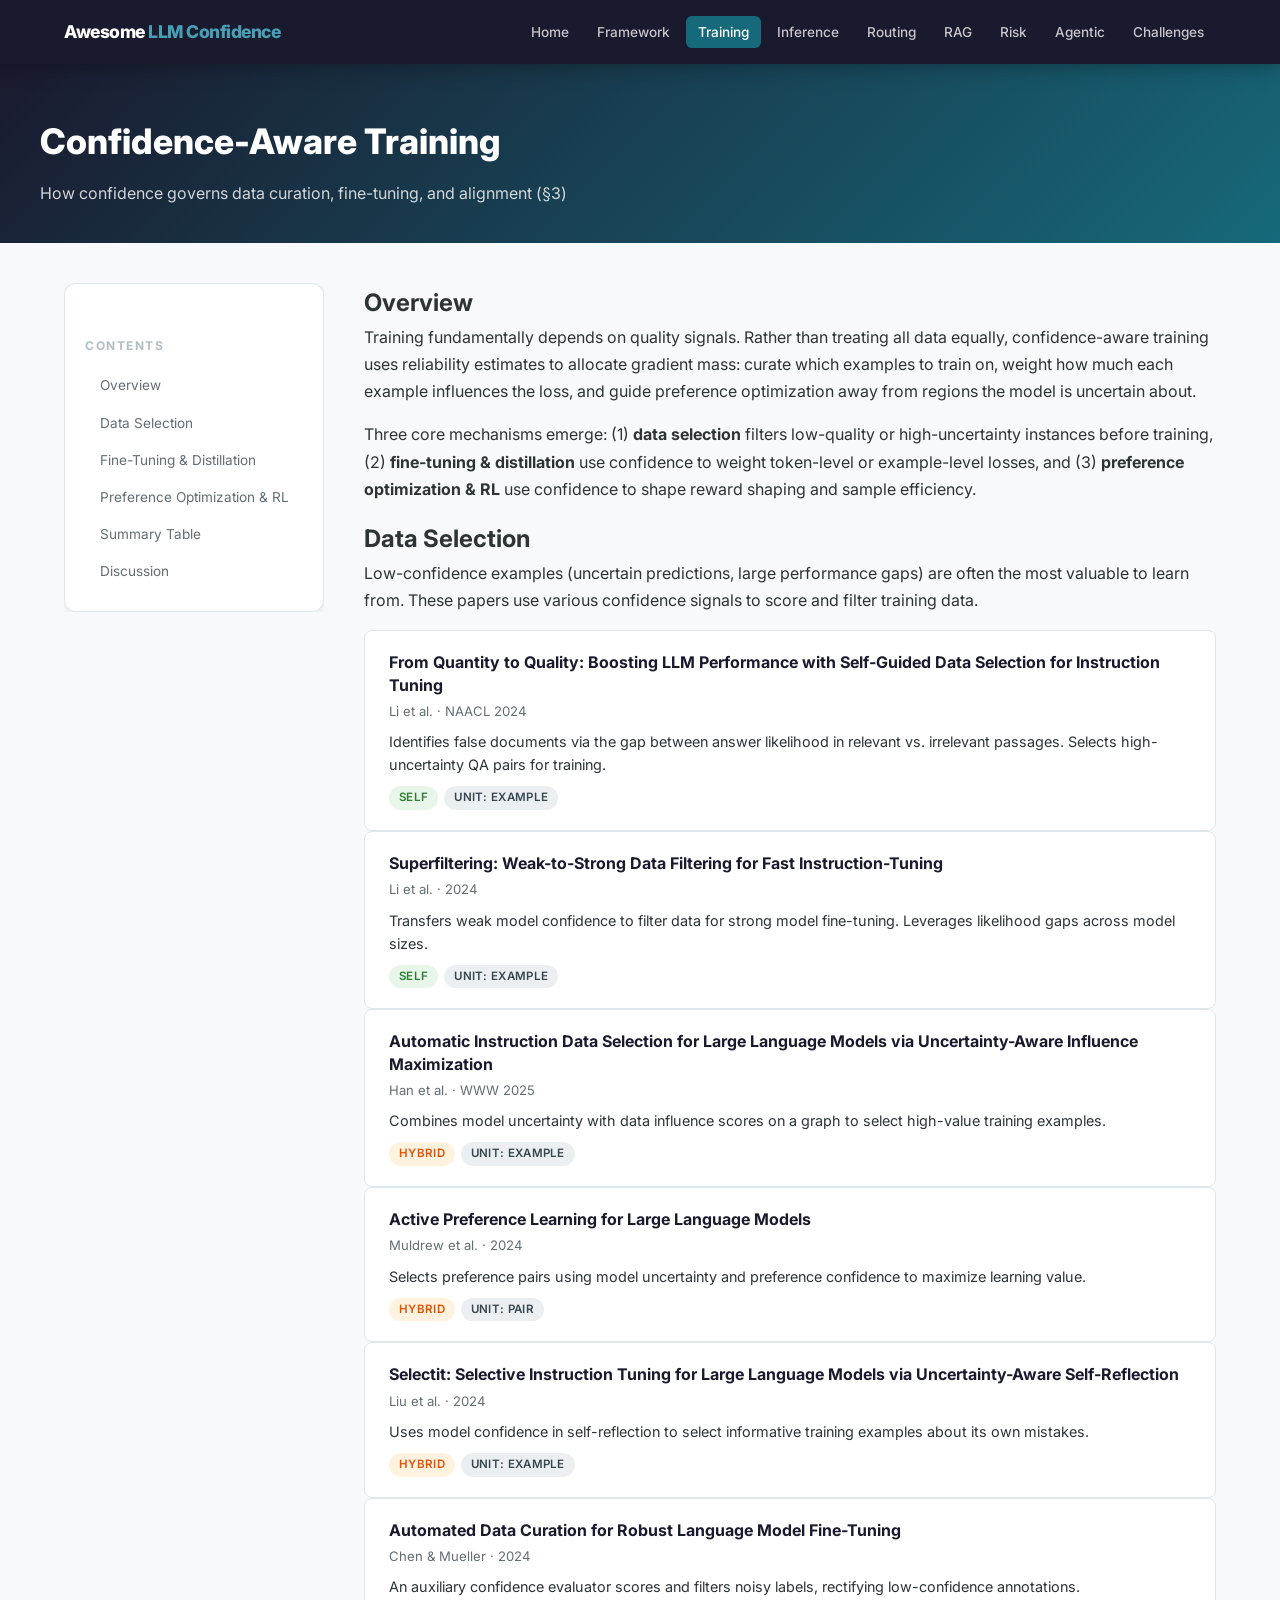
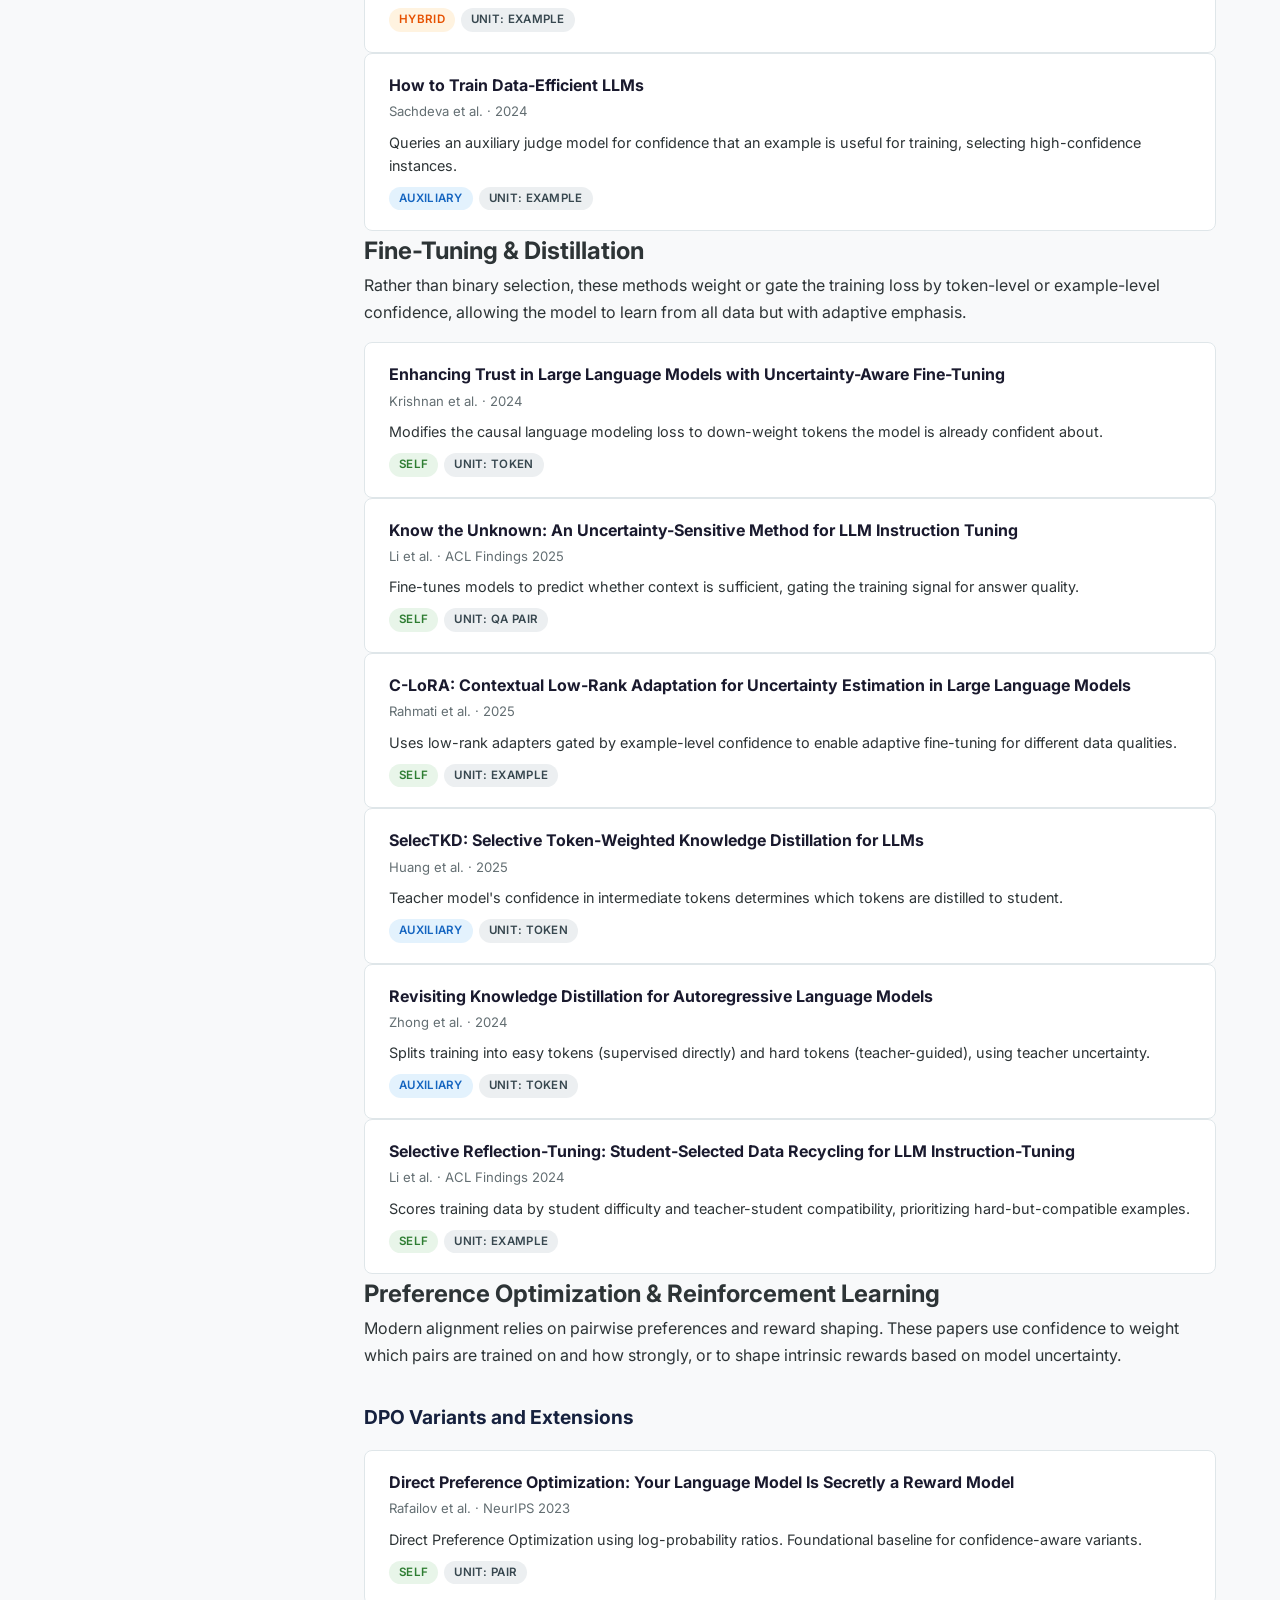
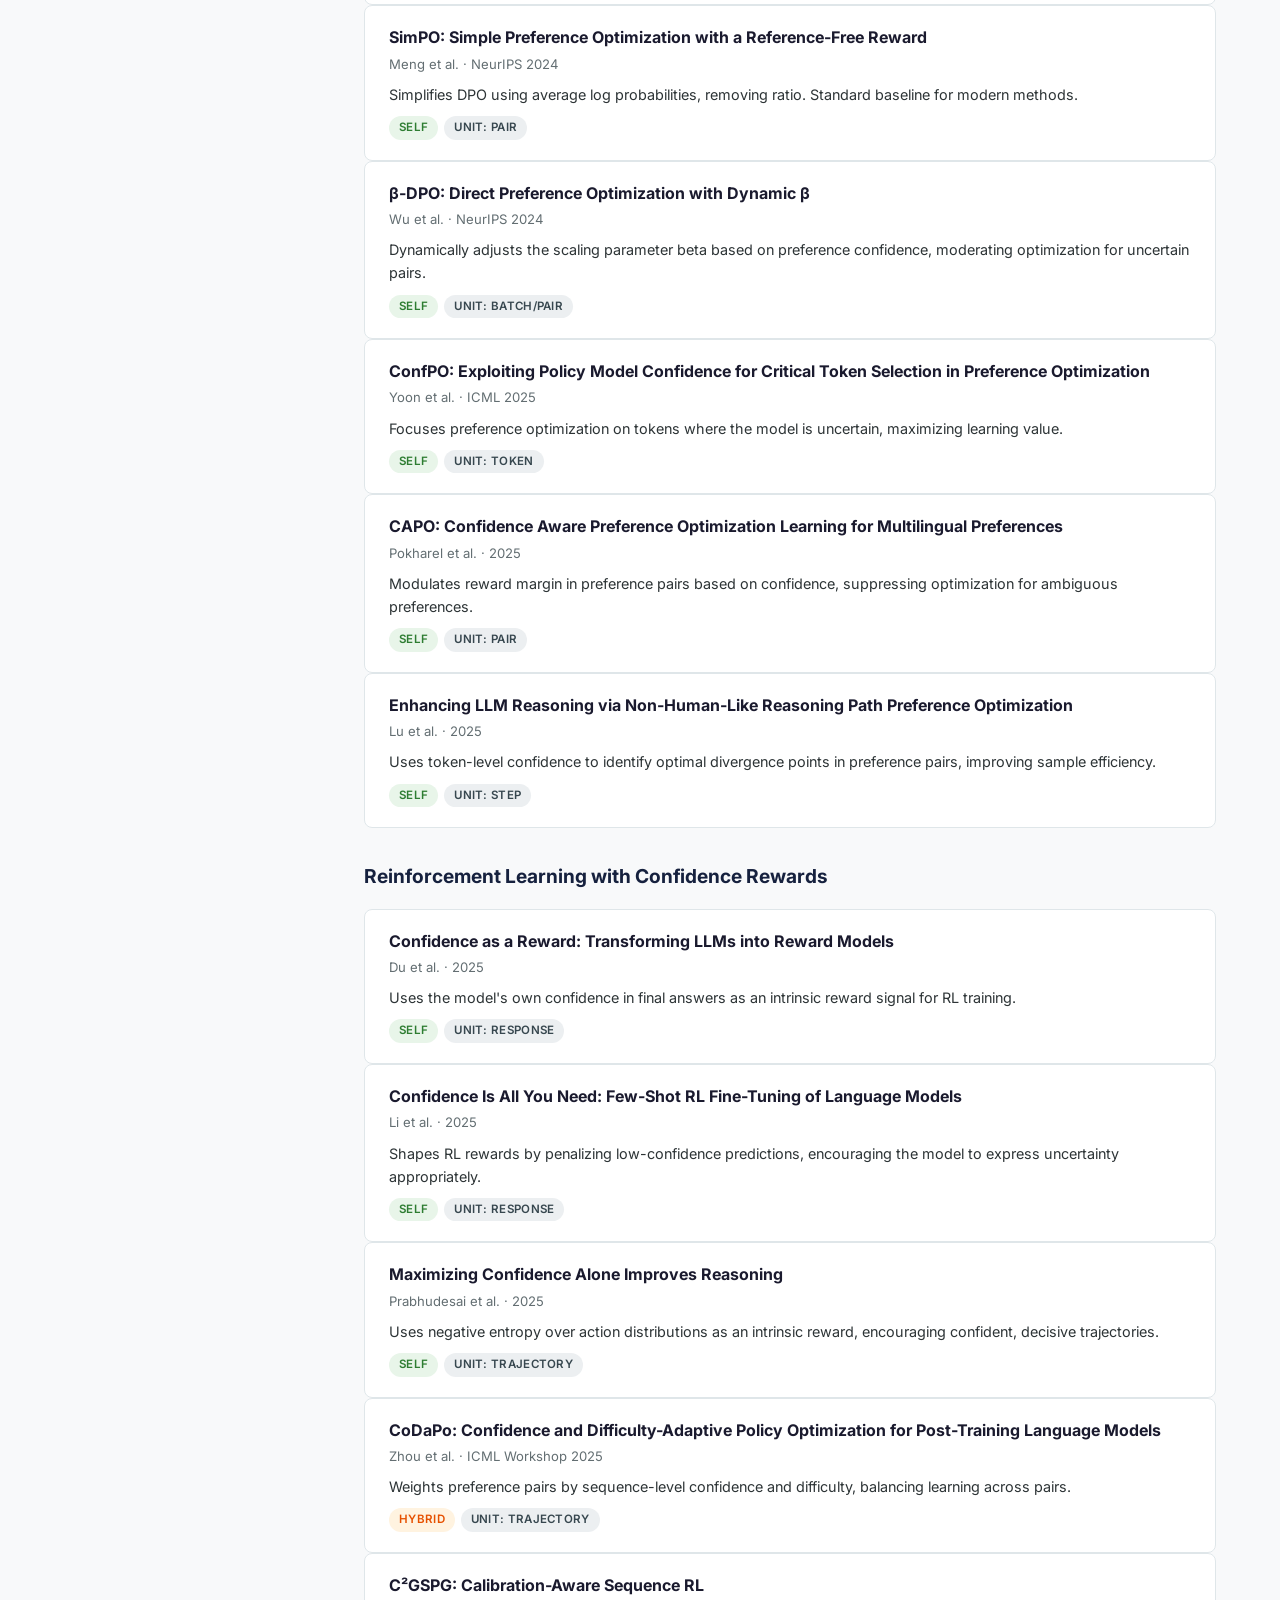
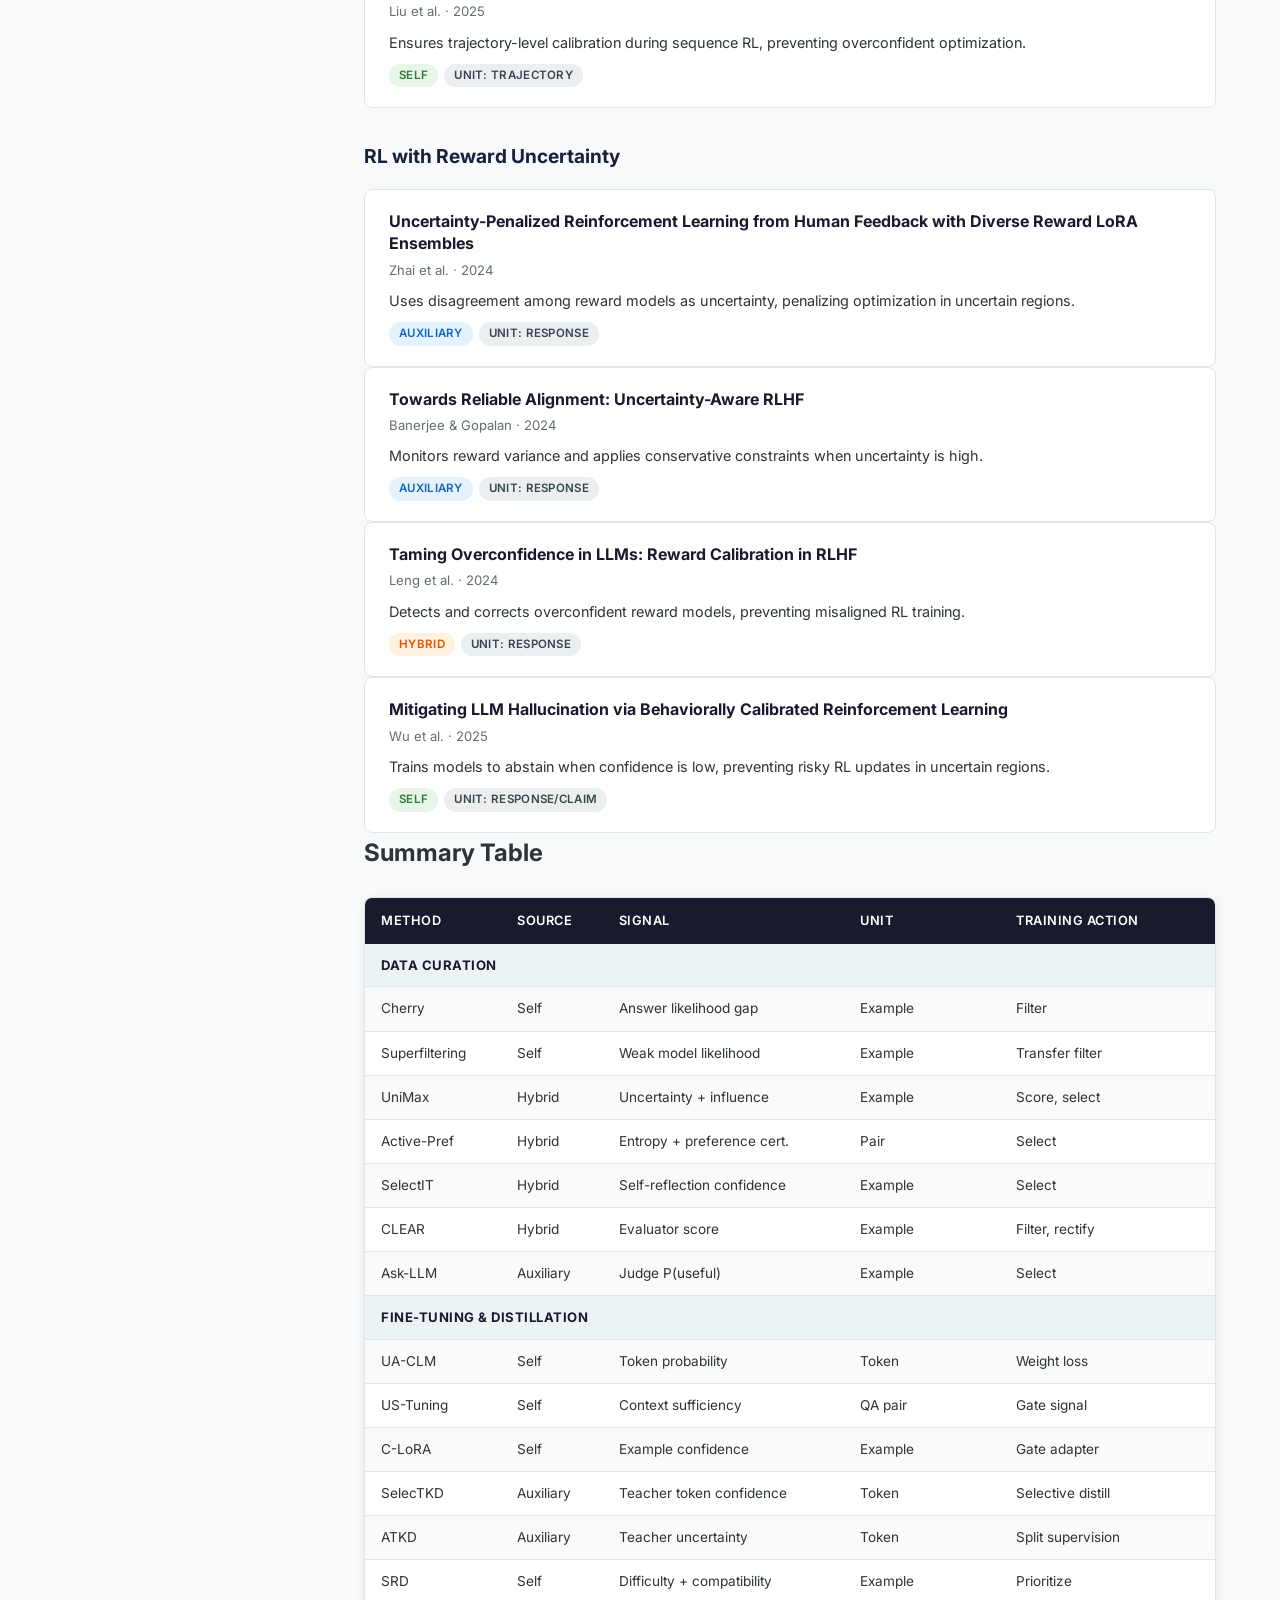
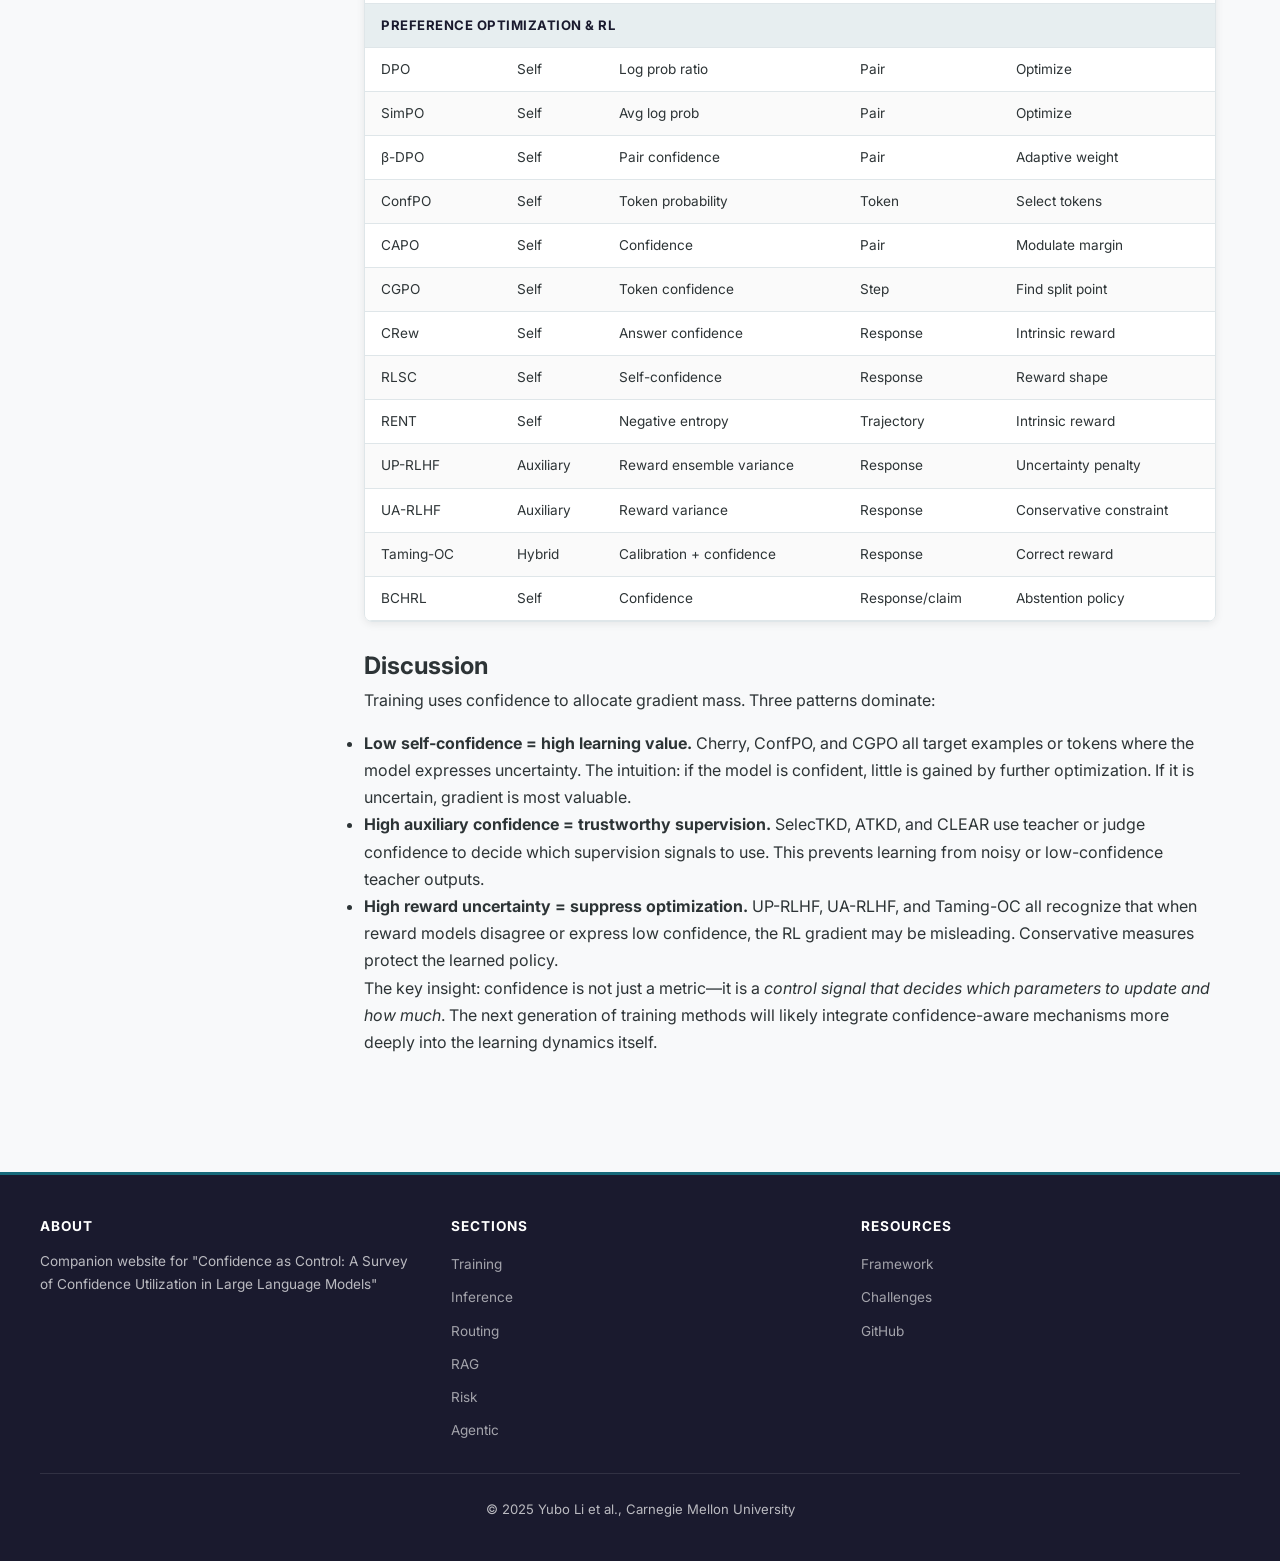
<file: pages/training.html>
<!DOCTYPE html>
<html lang="en">
<head>
  <meta charset="UTF-8">
  <meta name="viewport" content="width=device-width, initial-scale=1.0">
  <title>Confidence-Aware Training | Awesome LLM Confidence</title>
  <link rel="stylesheet" href="../assets/css/style.css">
</head>
<body>
  <header class="header">
    <div class="header-inner">
      <a href="../index.html" class="logo">Awesome <span>LLM Confidence</span></a>
      <input type="checkbox" id="nav-toggle" class="nav-toggle">
      <label for="nav-toggle" class="nav-toggle-label"><span></span></label>
      <ul class="nav-links">
        <li><a href="../index.html">Home</a></li>
        <li><a href="framework.html">Framework</a></li>
        <li><a href="training.html" class="active">Training</a></li>
        <li><a href="inference.html">Inference</a></li>
        <li><a href="routing.html">Routing</a></li>
        <li><a href="rag.html">RAG</a></li>
        <li><a href="risk.html">Risk</a></li>
        <li><a href="agentic.html">Agentic</a></li>
        <li><a href="challenges.html">Challenges</a></li>
      </ul>
    </div>
  </header>

  <div class="page-hero">
    <h1>Confidence-Aware Training</h1>
    <p>How confidence governs data curation, fine-tuning, and alignment (§3)</p>
  </div>

  <div class="page-layout">
    <aside class="sidebar">
      <nav class="toc">
        <h3>Contents</h3>
        <ul>
          <li><a href="#overview">Overview</a></li>
          <li><a href="#data-selection">Data Selection</a></li>
          <li><a href="#fine-tuning">Fine-Tuning & Distillation</a></li>
          <li><a href="#preference-opt">Preference Optimization & RL</a></li>
          <li><a href="#summary-table">Summary Table</a></li>
          <li><a href="#discussion">Discussion</a></li>
        </ul>
      </nav>
    </aside>

    <main>
      <section id="overview">
        <h2>Overview</h2>
        <p>
          Training fundamentally depends on quality signals. Rather than treating all data equally, confidence-aware 
          training uses reliability estimates to allocate gradient mass: curate which examples to train on, weight how much 
          each example influences the loss, and guide preference optimization away from regions the model is uncertain about.
        </p>
        <p>
          Three core mechanisms emerge: (1) <strong>data selection</strong> filters low-quality or high-uncertainty instances 
          before training, (2) <strong>fine-tuning & distillation</strong> use confidence to weight token-level or example-level 
          losses, and (3) <strong>preference optimization & RL</strong> use confidence to shape reward shaping and sample efficiency.
        </p>
      </section>

      <section id="data-selection">
        <h2>Data Selection</h2>
        <p>
          Low-confidence examples (uncertain predictions, large performance gaps) are often the most valuable to learn from. 
          These papers use various confidence signals to score and filter training data.
        </p>

        <div class="paper-card">
          <div class="paper-title"><a href="https://arxiv.org/abs/2308.12032">From Quantity to Quality: Boosting LLM Performance with Self-Guided Data Selection for Instruction Tuning</a></div>
          <div class="paper-meta">Li et al. · NAACL 2024</div>
          <div class="paper-desc">Identifies false documents via the gap between answer likelihood in relevant vs. irrelevant passages. Selects high-uncertainty QA pairs for training.</div>
          <div class="paper-tags">
            <span class="badge badge-self">Self</span>
            <span class="badge badge-unit">Unit: example</span>
          </div>
        </div>

        <div class="paper-card">
          <div class="paper-title"><a href="https://arxiv.org/abs/2402.00530">Superfiltering: Weak-to-Strong Data Filtering for Fast Instruction-Tuning</a></div>
          <div class="paper-meta">Li et al. · 2024</div>
          <div class="paper-desc">Transfers weak model confidence to filter data for strong model fine-tuning. Leverages likelihood gaps across model sizes.</div>
          <div class="paper-tags">
            <span class="badge badge-self">Self</span>
            <span class="badge badge-unit">Unit: example</span>
          </div>
        </div>

        <div class="paper-card">
          <div class="paper-title"><a href="#">Automatic Instruction Data Selection for Large Language Models via Uncertainty-Aware Influence Maximization</a></div>
          <div class="paper-meta">Han et al. · WWW 2025</div>
          <div class="paper-desc">Combines model uncertainty with data influence scores on a graph to select high-value training examples.</div>
          <div class="paper-tags">
            <span class="badge badge-hybrid">Hybrid</span>
            <span class="badge badge-unit">Unit: example</span>
          </div>
        </div>

        <div class="paper-card">
          <div class="paper-title"><a href="https://arxiv.org/abs/2402.08114">Active Preference Learning for Large Language Models</a></div>
          <div class="paper-meta">Muldrew et al. · 2024</div>
          <div class="paper-desc">Selects preference pairs using model uncertainty and preference confidence to maximize learning value.</div>
          <div class="paper-tags">
            <span class="badge badge-hybrid">Hybrid</span>
            <span class="badge badge-unit">Unit: pair</span>
          </div>
        </div>

        <div class="paper-card">
          <div class="paper-title"><a href="https://arxiv.org/abs/2402.16705">Selectit: Selective Instruction Tuning for Large Language Models via Uncertainty-Aware Self-Reflection</a></div>
          <div class="paper-meta">Liu et al. · 2024</div>
          <div class="paper-desc">Uses model confidence in self-reflection to select informative training examples about its own mistakes.</div>
          <div class="paper-tags">
            <span class="badge badge-hybrid">Hybrid</span>
            <span class="badge badge-unit">Unit: example</span>
          </div>
        </div>

        <div class="paper-card">
          <div class="paper-title"><a href="https://arxiv.org/abs/2403.12776">Automated Data Curation for Robust Language Model Fine-Tuning</a></div>
          <div class="paper-meta">Chen & Mueller · 2024</div>
          <div class="paper-desc">An auxiliary confidence evaluator scores and filters noisy labels, rectifying low-confidence annotations.</div>
          <div class="paper-tags">
            <span class="badge badge-hybrid">Hybrid</span>
            <span class="badge badge-unit">Unit: example</span>
          </div>
        </div>

        <div class="paper-card">
          <div class="paper-title"><a href="https://arxiv.org/abs/2402.09668">How to Train Data-Efficient LLMs</a></div>
          <div class="paper-meta">Sachdeva et al. · 2024</div>
          <div class="paper-desc">Queries an auxiliary judge model for confidence that an example is useful for training, selecting high-confidence instances.</div>
          <div class="paper-tags">
            <span class="badge badge-auxiliary">Auxiliary</span>
            <span class="badge badge-unit">Unit: example</span>
          </div>
        </div>
      </section>

      <section id="fine-tuning">
        <h2>Fine-Tuning & Distillation</h2>
        <p>
          Rather than binary selection, these methods weight or gate the training loss by token-level or example-level 
          confidence, allowing the model to learn from all data but with adaptive emphasis.
        </p>

        <div class="paper-card">
          <div class="paper-title"><a href="https://arxiv.org/abs/2412.02904">Enhancing Trust in Large Language Models with Uncertainty-Aware Fine-Tuning</a></div>
          <div class="paper-meta">Krishnan et al. · 2024</div>
          <div class="paper-desc">Modifies the causal language modeling loss to down-weight tokens the model is already confident about.</div>
          <div class="paper-tags">
            <span class="badge badge-self">Self</span>
            <span class="badge badge-unit">Unit: token</span>
          </div>
        </div>

        <div class="paper-card">
          <div class="paper-title"><a href="#">Know the Unknown: An Uncertainty-Sensitive Method for LLM Instruction Tuning</a></div>
          <div class="paper-meta">Li et al. · ACL Findings 2025</div>
          <div class="paper-desc">Fine-tunes models to predict whether context is sufficient, gating the training signal for answer quality.</div>
          <div class="paper-tags">
            <span class="badge badge-self">Self</span>
            <span class="badge badge-unit">Unit: QA pair</span>
          </div>
        </div>

        <div class="paper-card">
          <div class="paper-title"><a href="https://arxiv.org/abs/2505.17773">C-LoRA: Contextual Low-Rank Adaptation for Uncertainty Estimation in Large Language Models</a></div>
          <div class="paper-meta">Rahmati et al. · 2025</div>
          <div class="paper-desc">Uses low-rank adapters gated by example-level confidence to enable adaptive fine-tuning for different data qualities.</div>
          <div class="paper-tags">
            <span class="badge badge-self">Self</span>
            <span class="badge badge-unit">Unit: example</span>
          </div>
        </div>

        <div class="paper-card">
          <div class="paper-title"><a href="#">SelecTKD: Selective Token-Weighted Knowledge Distillation for LLMs</a></div>
          <div class="paper-meta">Huang et al. · 2025</div>
          <div class="paper-desc">Teacher model's confidence in intermediate tokens determines which tokens are distilled to student.</div>
          <div class="paper-tags">
            <span class="badge badge-auxiliary">Auxiliary</span>
            <span class="badge badge-unit">Unit: token</span>
          </div>
        </div>

        <div class="paper-card">
          <div class="paper-title"><a href="https://arxiv.org/abs/2402.11890">Revisiting Knowledge Distillation for Autoregressive Language Models</a></div>
          <div class="paper-meta">Zhong et al. · 2024</div>
          <div class="paper-desc">Splits training into easy tokens (supervised directly) and hard tokens (teacher-guided), using teacher uncertainty.</div>
          <div class="paper-tags">
            <span class="badge badge-auxiliary">Auxiliary</span>
            <span class="badge badge-unit">Unit: token</span>
          </div>
        </div>

        <div class="paper-card">
          <div class="paper-title"><a href="https://aclanthology.org/2024.findings-acl.958/">Selective Reflection-Tuning: Student-Selected Data Recycling for LLM Instruction-Tuning</a></div>
          <div class="paper-meta">Li et al. · ACL Findings 2024</div>
          <div class="paper-desc">Scores training data by student difficulty and teacher-student compatibility, prioritizing hard-but-compatible examples.</div>
          <div class="paper-tags">
            <span class="badge badge-self">Self</span>
            <span class="badge badge-unit">Unit: example</span>
          </div>
        </div>
      </section>

      <section id="preference-opt">
        <h2>Preference Optimization & Reinforcement Learning</h2>
        <p>
          Modern alignment relies on pairwise preferences and reward shaping. These papers use confidence to weight 
          which pairs are trained on and how strongly, or to shape intrinsic rewards based on model uncertainty.
        </p>

        <h3>DPO Variants and Extensions</h3>

        <div class="paper-card">
          <div class="paper-title"><a href="#">Direct Preference Optimization: Your Language Model Is Secretly a Reward Model</a></div>
          <div class="paper-meta">Rafailov et al. · NeurIPS 2023</div>
          <div class="paper-desc">Direct Preference Optimization using log-probability ratios. Foundational baseline for confidence-aware variants.</div>
          <div class="paper-tags">
            <span class="badge badge-self">Self</span>
            <span class="badge badge-unit">Unit: pair</span>
          </div>
        </div>

        <div class="paper-card">
          <div class="paper-title"><a href="#">SimPO: Simple Preference Optimization with a Reference-Free Reward</a></div>
          <div class="paper-meta">Meng et al. · NeurIPS 2024</div>
          <div class="paper-desc">Simplifies DPO using average log probabilities, removing ratio. Standard baseline for modern methods.</div>
          <div class="paper-tags">
            <span class="badge badge-self">Self</span>
            <span class="badge badge-unit">Unit: pair</span>
          </div>
        </div>

        <div class="paper-card">
          <div class="paper-title"><a href="#">β-DPO: Direct Preference Optimization with Dynamic β</a></div>
          <div class="paper-meta">Wu et al. · NeurIPS 2024</div>
          <div class="paper-desc">Dynamically adjusts the scaling parameter beta based on preference confidence, moderating optimization for uncertain pairs.</div>
          <div class="paper-tags">
            <span class="badge badge-self">Self</span>
            <span class="badge badge-unit">Unit: batch/pair</span>
          </div>
        </div>

        <div class="paper-card">
          <div class="paper-title"><a href="#">ConfPO: Exploiting Policy Model Confidence for Critical Token Selection in Preference Optimization</a></div>
          <div class="paper-meta">Yoon et al. · ICML 2025</div>
          <div class="paper-desc">Focuses preference optimization on tokens where the model is uncertain, maximizing learning value.</div>
          <div class="paper-tags">
            <span class="badge badge-self">Self</span>
            <span class="badge badge-unit">Unit: token</span>
          </div>
        </div>

        <div class="paper-card">
          <div class="paper-title"><a href="https://arxiv.org/abs/2511.07691">CAPO: Confidence Aware Preference Optimization Learning for Multilingual Preferences</a></div>
          <div class="paper-meta">Pokharel et al. · 2025</div>
          <div class="paper-desc">Modulates reward margin in preference pairs based on confidence, suppressing optimization for ambiguous preferences.</div>
          <div class="paper-tags">
            <span class="badge badge-self">Self</span>
            <span class="badge badge-unit">Unit: pair</span>
          </div>
        </div>

        <div class="paper-card">
          <div class="paper-title"><a href="https://arxiv.org/abs/2510.11104">Enhancing LLM Reasoning via Non-Human-Like Reasoning Path Preference Optimization</a></div>
          <div class="paper-meta">Lu et al. · 2025</div>
          <div class="paper-desc">Uses token-level confidence to identify optimal divergence points in preference pairs, improving sample efficiency.</div>
          <div class="paper-tags">
            <span class="badge badge-self">Self</span>
            <span class="badge badge-unit">Unit: step</span>
          </div>
        </div>

        <h3>Reinforcement Learning with Confidence Rewards</h3>

        <div class="paper-card">
          <div class="paper-title"><a href="https://arxiv.org/abs/2510.13501">Confidence as a Reward: Transforming LLMs into Reward Models</a></div>
          <div class="paper-meta">Du et al. · 2025</div>
          <div class="paper-desc">Uses the model's own confidence in final answers as an intrinsic reward signal for RL training.</div>
          <div class="paper-tags">
            <span class="badge badge-self">Self</span>
            <span class="badge badge-unit">Unit: response</span>
          </div>
        </div>

        <div class="paper-card">
          <div class="paper-title"><a href="https://arxiv.org/abs/2506.06395">Confidence Is All You Need: Few-Shot RL Fine-Tuning of Language Models</a></div>
          <div class="paper-meta">Li et al. · 2025</div>
          <div class="paper-desc">Shapes RL rewards by penalizing low-confidence predictions, encouraging the model to express uncertainty appropriately.</div>
          <div class="paper-tags">
            <span class="badge badge-self">Self</span>
            <span class="badge badge-unit">Unit: response</span>
          </div>
        </div>

        <div class="paper-card">
          <div class="paper-title"><a href="https://arxiv.org/abs/2505.22660">Maximizing Confidence Alone Improves Reasoning</a></div>
          <div class="paper-meta">Prabhudesai et al. · 2025</div>
          <div class="paper-desc">Uses negative entropy over action distributions as an intrinsic reward, encouraging confident, decisive trajectories.</div>
          <div class="paper-tags">
            <span class="badge badge-self">Self</span>
            <span class="badge badge-unit">Unit: trajectory</span>
          </div>
        </div>

        <div class="paper-card">
          <div class="paper-title"><a href="#">CoDaPo: Confidence and Difficulty-Adaptive Policy Optimization for Post-Training Language Models</a></div>
          <div class="paper-meta">Zhou et al. · ICML Workshop 2025</div>
          <div class="paper-desc">Weights preference pairs by sequence-level confidence and difficulty, balancing learning across pairs.</div>
          <div class="paper-tags">
            <span class="badge badge-hybrid">Hybrid</span>
            <span class="badge badge-unit">Unit: trajectory</span>
          </div>
        </div>

        <div class="paper-card">
          <div class="paper-title"><a href="#">C²GSPG: Calibration-Aware Sequence RL</a></div>
          <div class="paper-meta">Liu et al. · 2025</div>
          <div class="paper-desc">Ensures trajectory-level calibration during sequence RL, preventing overconfident optimization.</div>
          <div class="paper-tags">
            <span class="badge badge-self">Self</span>
            <span class="badge badge-unit">Unit: trajectory</span>
          </div>
        </div>

        <h3>RL with Reward Uncertainty</h3>

        <div class="paper-card">
          <div class="paper-title"><a href="https://arxiv.org/abs/2401.00243">Uncertainty-Penalized Reinforcement Learning from Human Feedback with Diverse Reward LoRA Ensembles</a></div>
          <div class="paper-meta">Zhai et al. · 2024</div>
          <div class="paper-desc">Uses disagreement among reward models as uncertainty, penalizing optimization in uncertain regions.</div>
          <div class="paper-tags">
            <span class="badge badge-auxiliary">Auxiliary</span>
            <span class="badge badge-unit">Unit: response</span>
          </div>
        </div>

        <div class="paper-card">
          <div class="paper-title"><a href="https://arxiv.org/abs/2410.23726">Towards Reliable Alignment: Uncertainty-Aware RLHF</a></div>
          <div class="paper-meta">Banerjee & Gopalan · 2024</div>
          <div class="paper-desc">Monitors reward variance and applies conservative constraints when uncertainty is high.</div>
          <div class="paper-tags">
            <span class="badge badge-auxiliary">Auxiliary</span>
            <span class="badge badge-unit">Unit: response</span>
          </div>
        </div>

        <div class="paper-card">
          <div class="paper-title"><a href="https://arxiv.org/abs/2410.09724">Taming Overconfidence in LLMs: Reward Calibration in RLHF</a></div>
          <div class="paper-meta">Leng et al. · 2024</div>
          <div class="paper-desc">Detects and corrects overconfident reward models, preventing misaligned RL training.</div>
          <div class="paper-tags">
            <span class="badge badge-hybrid">Hybrid</span>
            <span class="badge badge-unit">Unit: response</span>
          </div>
        </div>

        <div class="paper-card">
          <div class="paper-title"><a href="https://arxiv.org/abs/2512.19920">Mitigating LLM Hallucination via Behaviorally Calibrated Reinforcement Learning</a></div>
          <div class="paper-meta">Wu et al. · 2025</div>
          <div class="paper-desc">Trains models to abstain when confidence is low, preventing risky RL updates in uncertain regions.</div>
          <div class="paper-tags">
            <span class="badge badge-self">Self</span>
            <span class="badge badge-unit">Unit: response/claim</span>
          </div>
        </div>
      </section>

      <section id="summary-table">
        <h2>Summary Table</h2>
        <div class="table-container">
          <table>
            <thead>
              <tr>
                <th>Method</th>
                <th>Source</th>
                <th>Signal</th>
                <th>Unit</th>
                <th>Training Action</th>
              </tr>
            </thead>
            <tbody>
              <tr class="table-group-header">
                <td colspan="5">Data Curation</td>
              </tr>
              <tr>
                <td>Cherry</td>
                <td>Self</td>
                <td>Answer likelihood gap</td>
                <td>Example</td>
                <td>Filter</td>
              </tr>
              <tr>
                <td>Superfiltering</td>
                <td>Self</td>
                <td>Weak model likelihood</td>
                <td>Example</td>
                <td>Transfer filter</td>
              </tr>
              <tr>
                <td>UniMax</td>
                <td>Hybrid</td>
                <td>Uncertainty + influence</td>
                <td>Example</td>
                <td>Score, select</td>
              </tr>
              <tr>
                <td>Active-Pref</td>
                <td>Hybrid</td>
                <td>Entropy + preference cert.</td>
                <td>Pair</td>
                <td>Select</td>
              </tr>
              <tr>
                <td>SelectIT</td>
                <td>Hybrid</td>
                <td>Self-reflection confidence</td>
                <td>Example</td>
                <td>Select</td>
              </tr>
              <tr>
                <td>CLEAR</td>
                <td>Hybrid</td>
                <td>Evaluator score</td>
                <td>Example</td>
                <td>Filter, rectify</td>
              </tr>
              <tr>
                <td>Ask-LLM</td>
                <td>Auxiliary</td>
                <td>Judge P(useful)</td>
                <td>Example</td>
                <td>Select</td>
              </tr>

              <tr class="table-group-header">
                <td colspan="5">Fine-Tuning & Distillation</td>
              </tr>
              <tr>
                <td>UA-CLM</td>
                <td>Self</td>
                <td>Token probability</td>
                <td>Token</td>
                <td>Weight loss</td>
              </tr>
              <tr>
                <td>US-Tuning</td>
                <td>Self</td>
                <td>Context sufficiency</td>
                <td>QA pair</td>
                <td>Gate signal</td>
              </tr>
              <tr>
                <td>C-LoRA</td>
                <td>Self</td>
                <td>Example confidence</td>
                <td>Example</td>
                <td>Gate adapter</td>
              </tr>
              <tr>
                <td>SelecTKD</td>
                <td>Auxiliary</td>
                <td>Teacher token confidence</td>
                <td>Token</td>
                <td>Selective distill</td>
              </tr>
              <tr>
                <td>ATKD</td>
                <td>Auxiliary</td>
                <td>Teacher uncertainty</td>
                <td>Token</td>
                <td>Split supervision</td>
              </tr>
              <tr>
                <td>SRD</td>
                <td>Self</td>
                <td>Difficulty + compatibility</td>
                <td>Example</td>
                <td>Prioritize</td>
              </tr>

              <tr class="table-group-header">
                <td colspan="5">Preference Optimization & RL</td>
              </tr>
              <tr>
                <td>DPO</td>
                <td>Self</td>
                <td>Log prob ratio</td>
                <td>Pair</td>
                <td>Optimize</td>
              </tr>
              <tr>
                <td>SimPO</td>
                <td>Self</td>
                <td>Avg log prob</td>
                <td>Pair</td>
                <td>Optimize</td>
              </tr>
              <tr>
                <td>β-DPO</td>
                <td>Self</td>
                <td>Pair confidence</td>
                <td>Pair</td>
                <td>Adaptive weight</td>
              </tr>
              <tr>
                <td>ConfPO</td>
                <td>Self</td>
                <td>Token probability</td>
                <td>Token</td>
                <td>Select tokens</td>
              </tr>
              <tr>
                <td>CAPO</td>
                <td>Self</td>
                <td>Confidence</td>
                <td>Pair</td>
                <td>Modulate margin</td>
              </tr>
              <tr>
                <td>CGPO</td>
                <td>Self</td>
                <td>Token confidence</td>
                <td>Step</td>
                <td>Find split point</td>
              </tr>
              <tr>
                <td>CRew</td>
                <td>Self</td>
                <td>Answer confidence</td>
                <td>Response</td>
                <td>Intrinsic reward</td>
              </tr>
              <tr>
                <td>RLSC</td>
                <td>Self</td>
                <td>Self-confidence</td>
                <td>Response</td>
                <td>Reward shape</td>
              </tr>
              <tr>
                <td>RENT</td>
                <td>Self</td>
                <td>Negative entropy</td>
                <td>Trajectory</td>
                <td>Intrinsic reward</td>
              </tr>
              <tr>
                <td>UP-RLHF</td>
                <td>Auxiliary</td>
                <td>Reward ensemble variance</td>
                <td>Response</td>
                <td>Uncertainty penalty</td>
              </tr>
              <tr>
                <td>UA-RLHF</td>
                <td>Auxiliary</td>
                <td>Reward variance</td>
                <td>Response</td>
                <td>Conservative constraint</td>
              </tr>
              <tr>
                <td>Taming-OC</td>
                <td>Hybrid</td>
                <td>Calibration + confidence</td>
                <td>Response</td>
                <td>Correct reward</td>
              </tr>
              <tr>
                <td>BCHRL</td>
                <td>Self</td>
                <td>Confidence</td>
                <td>Response/claim</td>
                <td>Abstention policy</td>
              </tr>
            </tbody>
          </table>
        </div>
      </section>

      <section id="discussion">
        <h2>Discussion</h2>
        <p>
          Training uses confidence to allocate gradient mass. Three patterns dominate:
        </p>
        <ul>
          <li>
            <strong>Low self-confidence = high learning value.</strong> Cherry, ConfPO, and CGPO all target examples or tokens 
            where the model expresses uncertainty. The intuition: if the model is confident, little is gained by further 
            optimization. If it is uncertain, gradient is most valuable.
          </li>
          <li>
            <strong>High auxiliary confidence = trustworthy supervision.</strong> SelecTKD, ATKD, and CLEAR use teacher or judge 
            confidence to decide which supervision signals to use. This prevents learning from noisy or low-confidence teacher outputs.
          </li>
          <li>
            <strong>High reward uncertainty = suppress optimization.</strong> UP-RLHF, UA-RLHF, and Taming-OC all recognize that 
            when reward models disagree or express low confidence, the RL gradient may be misleading. Conservative measures protect 
            the learned policy.
          </li>
        </ul>
        <p>
          The key insight: confidence is not just a metric—it is a <em>control signal that decides which parameters to update and 
          how much</em>. The next generation of training methods will likely integrate confidence-aware mechanisms more deeply into 
          the learning dynamics itself.
        </p>
      </section>

    </main>
  </div>

  <footer class="footer">
    <div class="footer-inner">
      <div><h4>About</h4><p style="font-size:0.85rem;">Companion website for "Confidence as Control: A Survey of Confidence Utilization in Large Language Models"</p></div>
      <div><h4>Sections</h4><ul>
        <li><a href="training.html">Training</a></li><li><a href="inference.html">Inference</a></li>
        <li><a href="routing.html">Routing</a></li><li><a href="rag.html">RAG</a></li>
        <li><a href="risk.html">Risk</a></li><li><a href="agentic.html">Agentic</a></li>
      </ul></div>
      <div><h4>Resources</h4><ul>
        <li><a href="framework.html">Framework</a></li><li><a href="challenges.html">Challenges</a></li>
        <li><a href="https://github.com/yubol-bobo/awesome-llm-confidence">GitHub</a></li>
      </ul></div>
    </div>
    <div class="footer-bottom"><p>&copy; 2025 Yubo Li et al., Carnegie Mellon University</p></div>
  </footer>
</body>
</html>
</file>
<file: assets/css/style.css>
@import url('https://fonts.googleapis.com/css2?family=Inter:wght@300;400;500;600;700;800;900&family=JetBrains+Mono:wght@400;500&display=swap');

:root {
  --navy: #1a1a2e;
  --navy-light: #16213e;
  --teal: #16697a;
  --teal-light: #489fb5;
  --coral: #db6400;
  --coral-light: #e8852a;
  --bg: #f8f9fa;
  --bg-card: #ffffff;
  --text: #2d3436;
  --text-light: #636e72;
  --text-muted: #b2bec3;
  --border: #dfe6e9;
  --shadow: 0 2px 8px rgba(0,0,0,0.08);
  --shadow-lg: 0 8px 30px rgba(0,0,0,0.12);
  --radius: 8px;
  --radius-lg: 12px;
  --max-width: 1200px;
  --header-height: 64px;
  --sidebar-width: 260px;
  --transition: all 0.3s ease;
}

*, *::before, *::after { box-sizing: border-box; margin: 0; padding: 0; }

html { scroll-behavior: smooth; scroll-padding-top: calc(var(--header-height) + 20px); }

body {
  font-family: 'Inter', -apple-system, BlinkMacSystemFont, sans-serif;
  background: var(--bg);
  color: var(--text);
  line-height: 1.7;
  font-size: 16px;
  -webkit-font-smoothing: antialiased;
}

/* ===== HEADER / NAV ===== */
.header {
  position: sticky; top: 0; z-index: 1000;
  background: var(--navy);
  box-shadow: 0 2px 20px rgba(0,0,0,0.3);
}
.header-inner {
  max-width: var(--max-width);
  margin: 0 auto;
  display: flex;
  align-items: center;
  justify-content: space-between;
  padding: 0 24px;
  height: var(--header-height);
}
.logo {
  font-weight: 800;
  font-size: 1.1rem;
  color: #fff;
  text-decoration: none;
  letter-spacing: -0.5px;
}
.logo span { color: var(--teal-light); }

.nav-toggle { display: none; }
.nav-toggle-label {
  display: none;
  cursor: pointer;
  padding: 10px;
}
.nav-toggle-label span,
.nav-toggle-label span::before,
.nav-toggle-label span::after {
  display: block;
  background: #fff;
  height: 2px;
  width: 24px;
  border-radius: 2px;
  position: relative;
  transition: var(--transition);
}
.nav-toggle-label span::before,
.nav-toggle-label span::after {
  content: '';
  position: absolute;
}
.nav-toggle-label span::before { top: -7px; }
.nav-toggle-label span::after { top: 7px; }

.nav-links {
  display: flex;
  list-style: none;
  gap: 4px;
}
.nav-links a {
  color: rgba(255,255,255,0.75);
  text-decoration: none;
  font-size: 0.85rem;
  font-weight: 500;
  padding: 8px 12px;
  border-radius: 6px;
  transition: var(--transition);
  white-space: nowrap;
}
.nav-links a:hover, .nav-links a.active {
  color: #fff;
  background: rgba(255,255,255,0.1);
}
.nav-links a.active { background: var(--teal); }

@media (max-width: 900px) {
  .nav-toggle-label { display: block; }
  .nav-links {
    display: none;
    position: absolute;
    top: var(--header-height);
    left: 0; right: 0;
    flex-direction: column;
    background: var(--navy);
    padding: 12px 24px;
    box-shadow: var(--shadow-lg);
  }
  .nav-toggle:checked ~ .nav-links { display: flex; }
}

/* ===== HERO ===== */
.hero {
  background: linear-gradient(135deg, var(--navy) 0%, var(--navy-light) 40%, var(--teal) 100%);
  color: #fff;
  padding: 80px 24px 60px;
  text-align: center;
  position: relative;
  overflow: hidden;
}
.hero::before {
  content: '';
  position: absolute;
  width: 600px; height: 600px;
  background: radial-gradient(circle, rgba(22,105,122,0.3) 0%, transparent 70%);
  top: -200px; right: -100px;
  border-radius: 50%;
}
.hero h1 {
  font-size: clamp(1.8rem, 4vw, 2.8rem);
  font-weight: 800;
  margin-bottom: 16px;
  line-height: 1.2;
  position: relative;
}
.hero .subtitle {
  font-size: 1.1rem;
  color: rgba(255,255,255,0.85);
  max-width: 700px;
  margin: 0 auto 24px;
  font-weight: 300;
  position: relative;
}
.hero .authors {
  font-size: 0.95rem;
  color: rgba(255,255,255,0.7);
  margin-bottom: 24px;
  position: relative;
}
.hero .authors strong { color: #fff; font-weight: 600; }
.btn-group { display: flex; gap: 12px; justify-content: center; flex-wrap: wrap; position: relative; }
.btn {
  display: inline-flex;
  align-items: center;
  gap: 6px;
  padding: 10px 20px;
  border-radius: 6px;
  font-size: 0.9rem;
  font-weight: 600;
  text-decoration: none;
  transition: var(--transition);
}
.btn-primary { background: var(--coral); color: #fff; }
.btn-primary:hover { background: var(--coral-light); transform: translateY(-2px); }
.btn-outline { background: rgba(255,255,255,0.1); color: #fff; border: 1px solid rgba(255,255,255,0.3); }
.btn-outline:hover { background: rgba(255,255,255,0.2); transform: translateY(-2px); }

/* ===== LAYOUT ===== */
.container { max-width: var(--max-width); margin: 0 auto; padding: 0 24px; }
.page-layout {
  display: grid;
  grid-template-columns: var(--sidebar-width) 1fr;
  gap: 40px;
  max-width: var(--max-width);
  margin: 0 auto;
  padding: 40px 24px;
}
@media (max-width: 900px) {
  .page-layout { grid-template-columns: 1fr; }
  .sidebar { display: none; }
}

/* ===== SIDEBAR TOC ===== */
.sidebar {
  position: sticky;
  top: calc(var(--header-height) + 24px);
  align-self: start;
  max-height: calc(100vh - var(--header-height) - 48px);
  overflow-y: auto;
}
.toc {
  background: var(--bg-card);
  border-radius: var(--radius-lg);
  padding: 20px;
  box-shadow: var(--shadow);
  border: 1px solid var(--border);
}
.toc h3 {
  font-size: 0.75rem;
  text-transform: uppercase;
  letter-spacing: 1.5px;
  color: var(--text-muted);
  margin-bottom: 12px;
  font-weight: 700;
}
.toc ul { list-style: none; }
.toc li { margin-bottom: 2px; }
.toc a {
  display: block;
  padding: 6px 12px;
  font-size: 0.85rem;
  color: var(--text-light);
  text-decoration: none;
  border-radius: 4px;
  border-left: 3px solid transparent;
  transition: var(--transition);
}
.toc a:hover { color: var(--teal); background: rgba(22,105,122,0.05); border-left-color: var(--teal-light); }
.toc a.active { color: var(--teal); background: rgba(22,105,122,0.08); border-left-color: var(--teal); font-weight: 600; }

/* ===== SECTIONS ===== */
.section { padding: 48px 0; }
.section-alt { background: #fff; }
.section-header {
  margin-bottom: 32px;
  padding-bottom: 16px;
  border-bottom: 2px solid var(--border);
}
.section-header h2 {
  font-size: 1.8rem;
  font-weight: 800;
  color: var(--navy);
  margin-bottom: 8px;
}
.section-header p { color: var(--text-light); font-size: 1rem; }

h2.accent-border {
  padding-left: 16px;
  border-left: 4px solid var(--teal);
  font-size: 1.6rem;
  font-weight: 800;
  color: var(--navy);
  margin: 40px 0 20px;
}
h3 {
  font-size: 1.2rem;
  font-weight: 700;
  color: var(--navy-light);
  margin: 32px 0 16px;
}
p { margin-bottom: 16px; }

/* ===== PAPER CARDS ===== */
.paper-grid { display: grid; grid-template-columns: 1fr; gap: 16px; margin: 24px 0; }
.paper-card {
  background: var(--bg-card);
  border: 1px solid var(--border);
  border-radius: var(--radius);
  padding: 20px 24px;
  transition: var(--transition);
  position: relative;
}
.paper-card:hover {
  border-color: var(--teal-light);
  box-shadow: var(--shadow-lg);
  transform: translateY(-2px);
}
.paper-card .paper-title {
  font-size: 1rem;
  font-weight: 700;
  color: var(--navy);
  margin-bottom: 4px;
  line-height: 1.4;
}
.paper-card .paper-title a {
  color: var(--navy);
  text-decoration: none;
}
.paper-card .paper-title a:hover { color: var(--teal); }
.paper-card .paper-meta {
  font-size: 0.82rem;
  color: var(--text-light);
  margin-bottom: 8px;
}
.paper-card .paper-desc {
  font-size: 0.9rem;
  color: var(--text);
  margin-bottom: 10px;
  line-height: 1.6;
}
.paper-card .paper-tags { display: flex; flex-wrap: wrap; gap: 6px; }

/* ===== BADGES ===== */
.badge {
  display: inline-block;
  padding: 2px 10px;
  border-radius: 20px;
  font-size: 0.72rem;
  font-weight: 600;
  letter-spacing: 0.3px;
  text-transform: uppercase;
}
.badge-self { background: #e8f5e9; color: #2e7d32; }
.badge-hybrid { background: #fff3e0; color: #e65100; }
.badge-auxiliary { background: #e3f2fd; color: #1565c0; }
.badge-ext { background: #f3e5f5; color: #7b1fa2; }
.badge-mech { background: #fce4ec; color: #c62828; }
.badge-peer { background: #e0f2f1; color: #00695c; }
.badge-unit { background: #eceff1; color: #37474f; }
.badge-role { background: #ede7f6; color: #4527a0; }
.badge-access { background: #e8eaf6; color: #283593; }
.badge-venue { background: var(--navy); color: #fff; }

/* ===== TAXONOMY CARDS ===== */
.taxonomy-grid {
  display: grid;
  grid-template-columns: repeat(auto-fit, minmax(300px, 1fr));
  gap: 20px;
  margin: 32px 0;
}
.taxonomy-card {
  background: var(--bg-card);
  border: 1px solid var(--border);
  border-radius: var(--radius-lg);
  padding: 28px;
  transition: var(--transition);
  text-decoration: none;
  color: inherit;
  display: block;
  border-top: 4px solid var(--teal);
}
.taxonomy-card:hover {
  transform: translateY(-4px);
  box-shadow: var(--shadow-lg);
  border-top-color: var(--coral);
}
.taxonomy-card h3 {
  font-size: 1.1rem;
  color: var(--navy);
  margin: 0 0 8px;
}
.taxonomy-card .section-num {
  font-size: 0.8rem;
  color: var(--teal);
  font-weight: 700;
  text-transform: uppercase;
  letter-spacing: 1px;
  margin-bottom: 4px;
}
.taxonomy-card p { font-size: 0.9rem; color: var(--text-light); margin: 0; }

/* ===== TABLES ===== */
.table-container {
  overflow-x: auto;
  margin: 24px 0;
  border-radius: var(--radius);
  box-shadow: var(--shadow);
  border: 1px solid var(--border);
}
table {
  width: 100%;
  border-collapse: collapse;
  font-size: 0.85rem;
  background: var(--bg-card);
}
thead {
  background: var(--navy);
  color: #fff;
  position: sticky;
  top: 0;
}
th {
  padding: 12px 16px;
  text-align: left;
  font-weight: 600;
  font-size: 0.8rem;
  text-transform: uppercase;
  letter-spacing: 0.5px;
  white-space: nowrap;
}
td {
  padding: 10px 16px;
  border-bottom: 1px solid var(--border);
  vertical-align: top;
}
tbody tr:nth-child(even) { background: rgba(0,0,0,0.02); }
tbody tr:hover { background: rgba(22,105,122,0.04); }
.table-group-header td {
  background: rgba(22,105,122,0.08);
  font-weight: 700;
  color: var(--navy);
  font-size: 0.82rem;
  text-transform: uppercase;
  letter-spacing: 0.5px;
}

/* ===== FIGURE ===== */
.figure {
  margin: 32px 0;
  text-align: center;
}
.figure img {
  max-width: 100%;
  height: auto;
  border-radius: var(--radius);
  box-shadow: var(--shadow);
}
.figure figcaption {
  margin-top: 12px;
  font-size: 0.88rem;
  color: var(--text-light);
  font-style: italic;
}

/* ===== CALLOUT / NOTE ===== */
.callout {
  background: rgba(22,105,122,0.06);
  border-left: 4px solid var(--teal);
  padding: 16px 20px;
  border-radius: 0 var(--radius) var(--radius) 0;
  margin: 24px 0;
  font-size: 0.92rem;
}
.callout-warning {
  background: rgba(219,100,0,0.06);
  border-left-color: var(--coral);
}

/* ===== CHALLENGE CARDS ===== */
.challenge-card {
  background: var(--bg-card);
  border: 1px solid var(--border);
  border-radius: var(--radius-lg);
  padding: 28px;
  margin: 20px 0;
  border-left: 5px solid var(--teal);
}
.challenge-card h3 {
  color: var(--navy);
  margin: 0 0 12px;
  font-size: 1.15rem;
}
.challenge-card.ch1 { border-left-color: #e74c3c; }
.challenge-card.ch2 { border-left-color: #f39c12; }
.challenge-card.ch3 { border-left-color: #3498db; }
.challenge-card.ch4 { border-left-color: #9b59b6; }
.challenge-card.ch5 { border-left-color: #1abc9c; }

/* ===== BIBTEX ===== */
.bibtex-block {
  background: var(--navy);
  color: #a8e6cf;
  padding: 20px 24px;
  border-radius: var(--radius);
  font-family: 'JetBrains Mono', monospace;
  font-size: 0.82rem;
  overflow-x: auto;
  position: relative;
  line-height: 1.6;
  white-space: pre;
}
.copy-btn {
  position: absolute;
  top: 12px; right: 12px;
  background: rgba(255,255,255,0.1);
  color: #fff;
  border: none;
  padding: 6px 14px;
  border-radius: 4px;
  cursor: pointer;
  font-size: 0.78rem;
  font-weight: 600;
  transition: var(--transition);
}
.copy-btn:hover { background: rgba(255,255,255,0.2); }

/* ===== FOOTER ===== */
.footer {
  background: var(--navy);
  color: rgba(255,255,255,0.7);
  padding: 40px 24px 24px;
  margin-top: 60px;
  border-top: 3px solid var(--teal);
}
.footer-inner {
  max-width: var(--max-width);
  margin: 0 auto;
  display: grid;
  grid-template-columns: repeat(auto-fit, minmax(200px, 1fr));
  gap: 32px;
}
.footer h4 {
  color: #fff;
  font-size: 0.85rem;
  text-transform: uppercase;
  letter-spacing: 1px;
  margin-bottom: 12px;
}
.footer a {
  color: rgba(255,255,255,0.6);
  text-decoration: none;
  font-size: 0.85rem;
  transition: var(--transition);
}
.footer a:hover { color: var(--teal-light); }
.footer ul { list-style: none; }
.footer li { margin-bottom: 6px; }
.footer-bottom {
  max-width: var(--max-width);
  margin: 24px auto 0;
  padding-top: 24px;
  border-top: 1px solid rgba(255,255,255,0.1);
  text-align: center;
  font-size: 0.82rem;
}

/* ===== CONTRIBUTIONS GRID ===== */
.contrib-grid {
  display: grid;
  grid-template-columns: repeat(auto-fit, minmax(250px, 1fr));
  gap: 20px;
  margin: 24px 0;
}
.contrib-item {
  background: var(--bg-card);
  border: 1px solid var(--border);
  border-radius: var(--radius);
  padding: 20px;
  text-align: center;
}
.contrib-item .num {
  font-size: 2rem;
  font-weight: 800;
  color: var(--teal);
  display: block;
  margin-bottom: 4px;
}
.contrib-item h4 { font-size: 0.95rem; margin-bottom: 6px; color: var(--navy); }
.contrib-item p { font-size: 0.85rem; color: var(--text-light); margin: 0; }

/* ===== PAGE HERO (section pages) ===== */
.page-hero {
  background: linear-gradient(135deg, var(--navy) 0%, var(--teal) 100%);
  color: #fff;
  padding: 48px 24px 36px;
}
.page-hero h1 {
  font-size: clamp(1.5rem, 3vw, 2.2rem);
  font-weight: 800;
  max-width: var(--max-width);
  margin: 0 auto 8px;
}
.page-hero p {
  max-width: var(--max-width);
  margin: 0 auto;
  font-size: 1rem;
  color: rgba(255,255,255,0.8);
}

/* ===== UTILITIES ===== */
.text-center { text-align: center; }
.mt-1 { margin-top: 8px; }
.mt-2 { margin-top: 16px; }
.mt-3 { margin-top: 24px; }
.mt-4 { margin-top: 32px; }
.mb-1 { margin-bottom: 8px; }
.mb-2 { margin-bottom: 16px; }
.mb-3 { margin-bottom: 24px; }
.mb-4 { margin-bottom: 32px; }

/* ===== MATH ===== */
.math-block {
  background: #f1f3f5;
  padding: 16px 20px;
  border-radius: var(--radius);
  overflow-x: auto;
  margin: 16px 0;
  text-align: center;
}
.equation-label {
  float: right;
  color: var(--text-muted);
  font-size: 0.85rem;
}

/* ===== FRAMEWORK PIPELINE ===== */
.pipeline {
  display: flex;
  align-items: center;
  justify-content: center;
  gap: 0;
  padding: 24px 0;
  flex-wrap: wrap;
  margin: 24px 0;
}
.pipeline-step {
  background: var(--bg-card);
  border: 2px solid var(--border);
  border-radius: var(--radius);
  padding: 12px 18px;
  text-align: center;
  font-size: 0.85rem;
  font-weight: 600;
  min-width: 100px;
}
.pipeline-step.highlight { border-color: var(--teal); background: rgba(22,105,122,0.06); }
.pipeline-arrow {
  font-size: 1.2rem;
  color: var(--teal);
  padding: 0 8px;
  font-weight: 700;
}

/* Axis cards */
.axis-grid {
  display: grid;
  grid-template-columns: repeat(auto-fit, minmax(300px, 1fr));
  gap: 20px;
  margin: 24px 0;
}
.axis-card {
  background: var(--bg-card);
  border: 1px solid var(--border);
  border-radius: var(--radius-lg);
  padding: 24px;
  border-top: 4px solid var(--teal);
}
.axis-card h4 {
  font-size: 1rem;
  color: var(--navy);
  margin-bottom: 12px;
}
.axis-card ul {
  list-style: none;
  font-size: 0.88rem;
}
.axis-card li {
  padding: 4px 0;
  padding-left: 16px;
  position: relative;
}
.axis-card li::before {
  content: '→';
  position: absolute;
  left: 0;
  color: var(--teal);
}

/* Print */
@media print {
  .header, .sidebar, .footer, .btn-group { display: none; }
  .page-layout { grid-template-columns: 1fr; }
  .paper-card { break-inside: avoid; }
}
</file>
